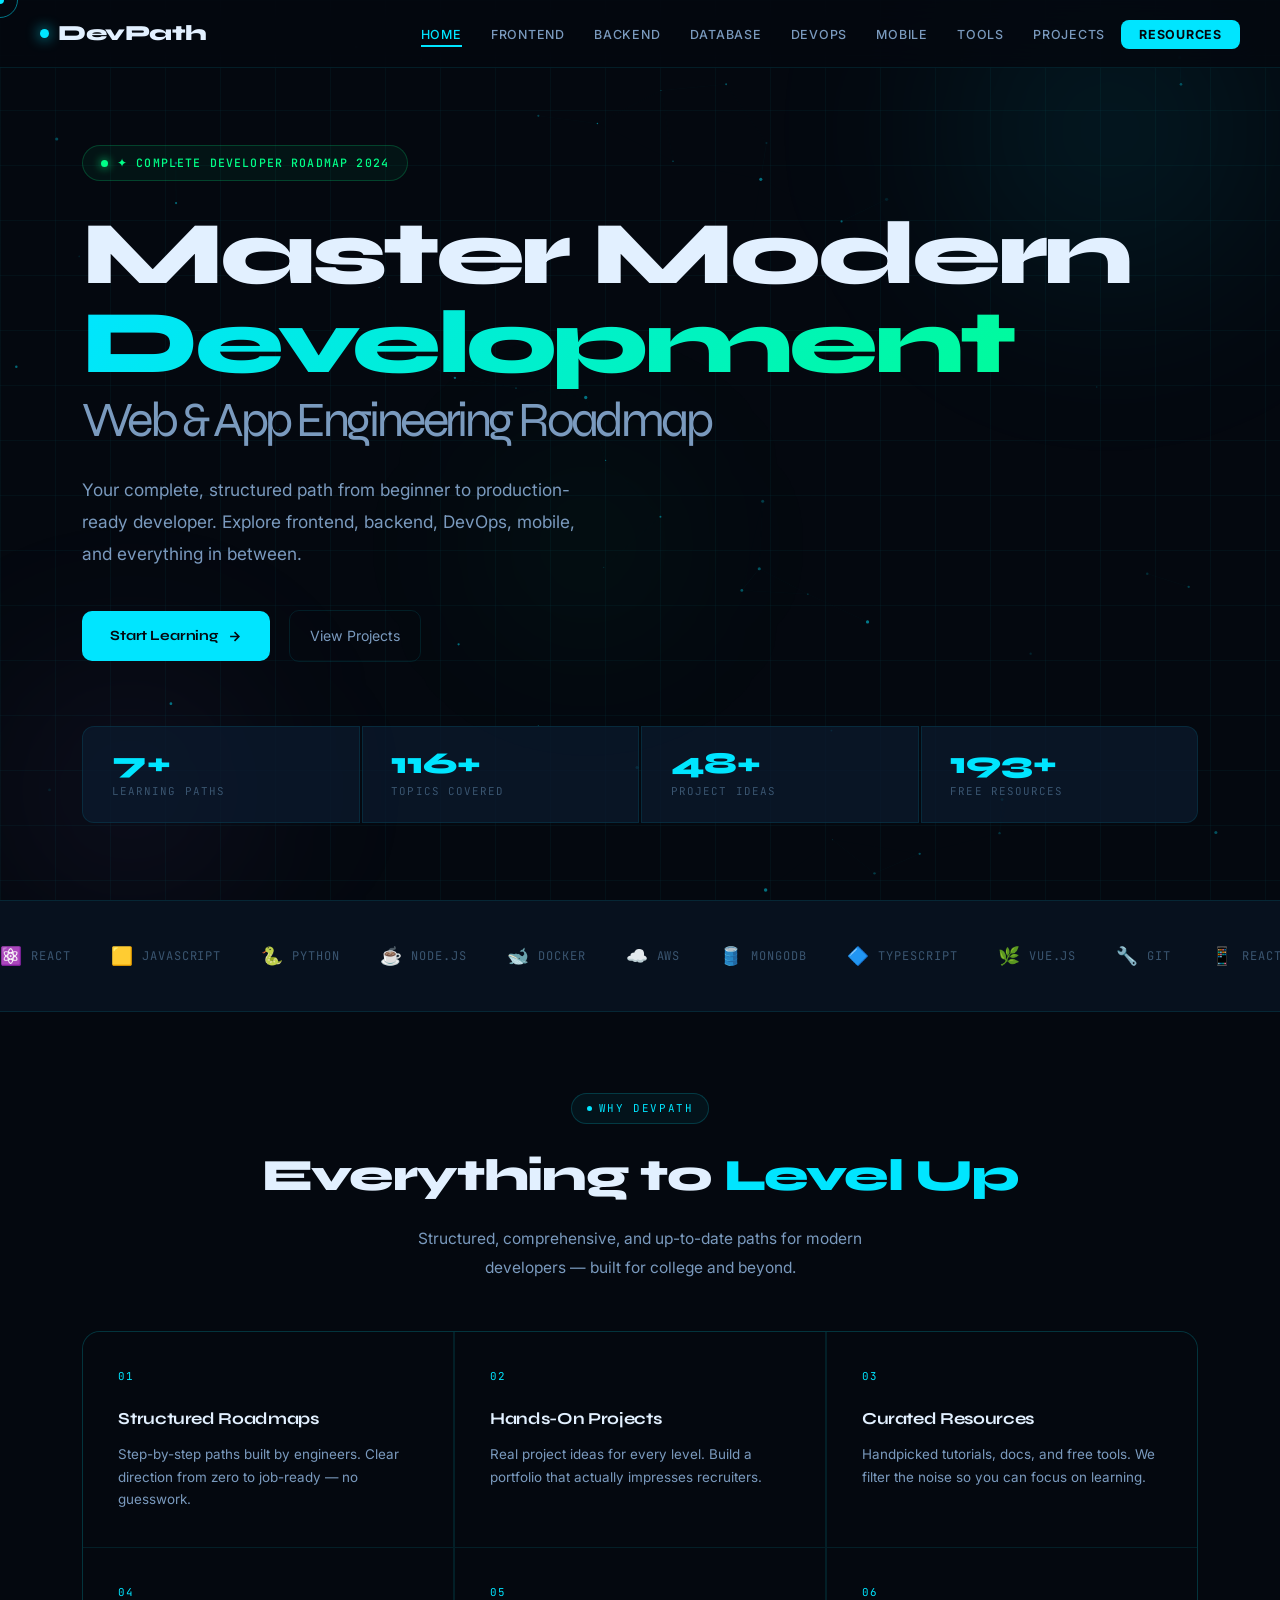
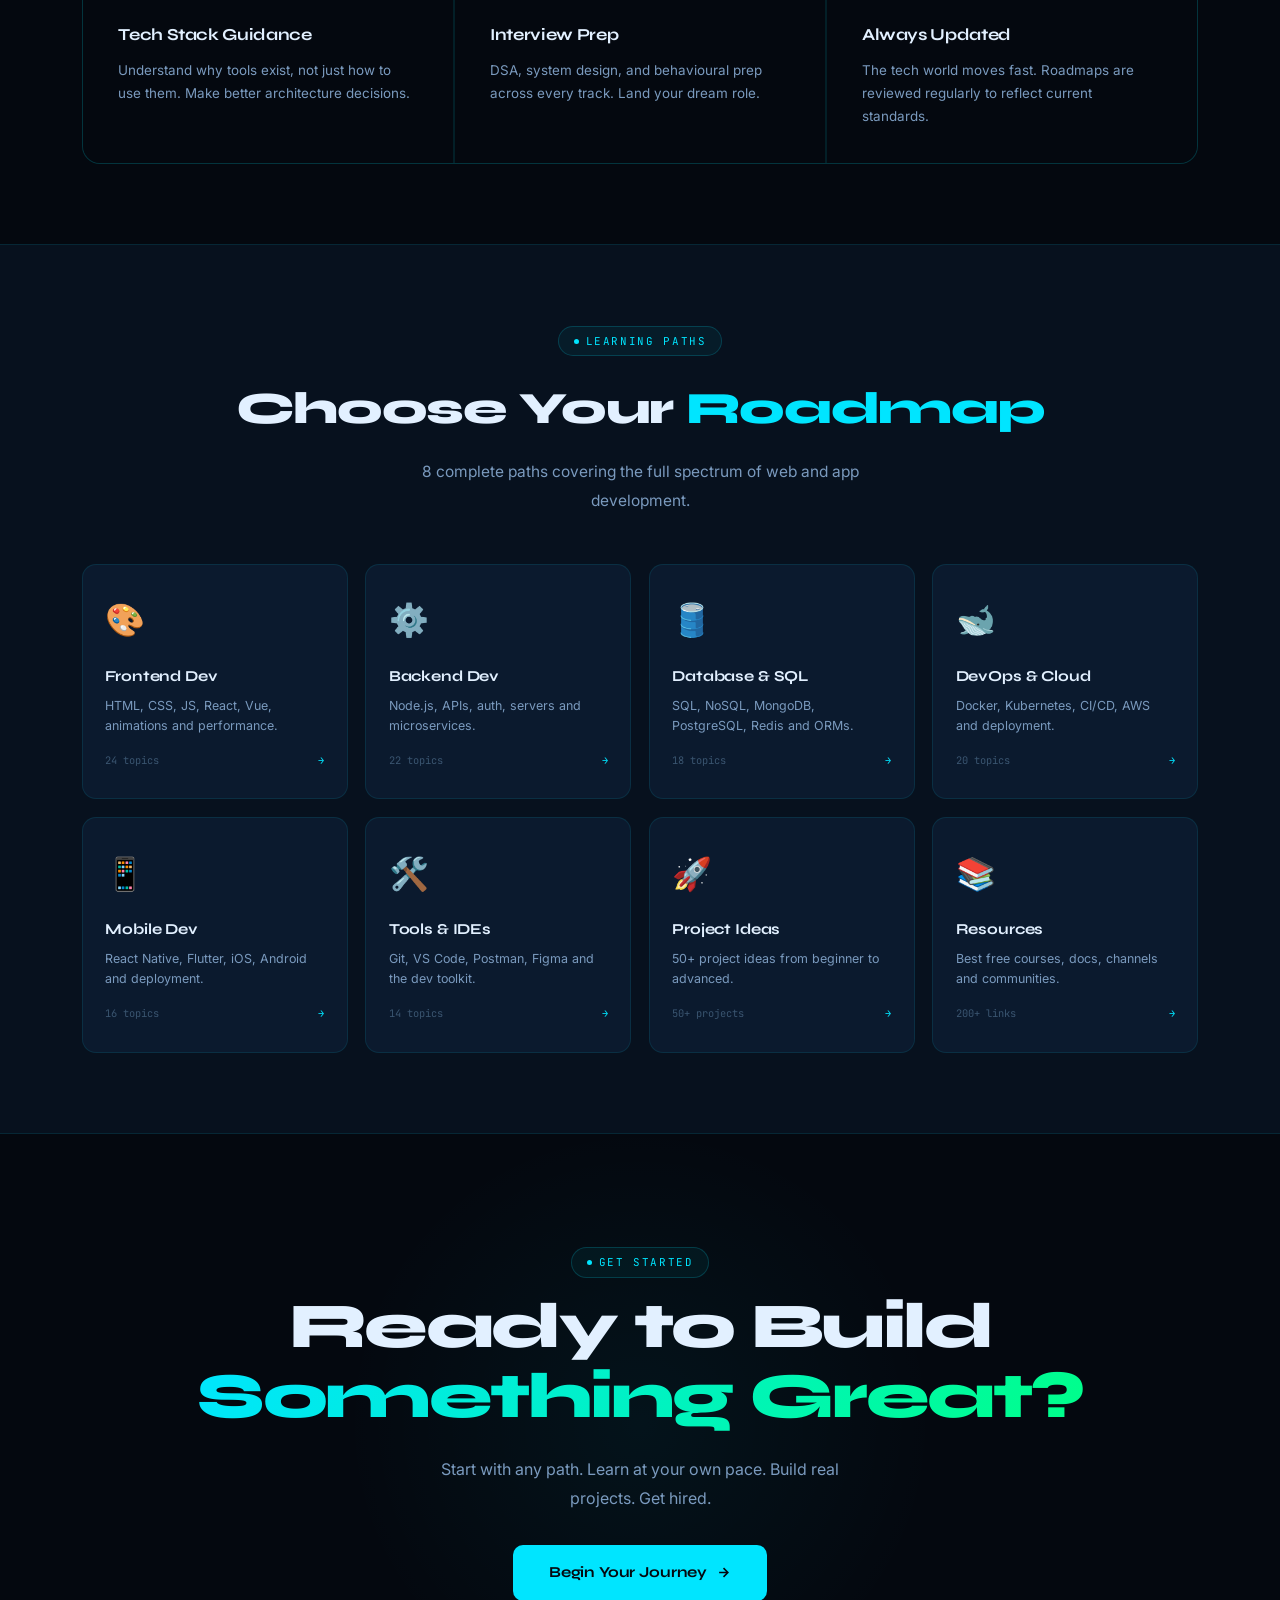
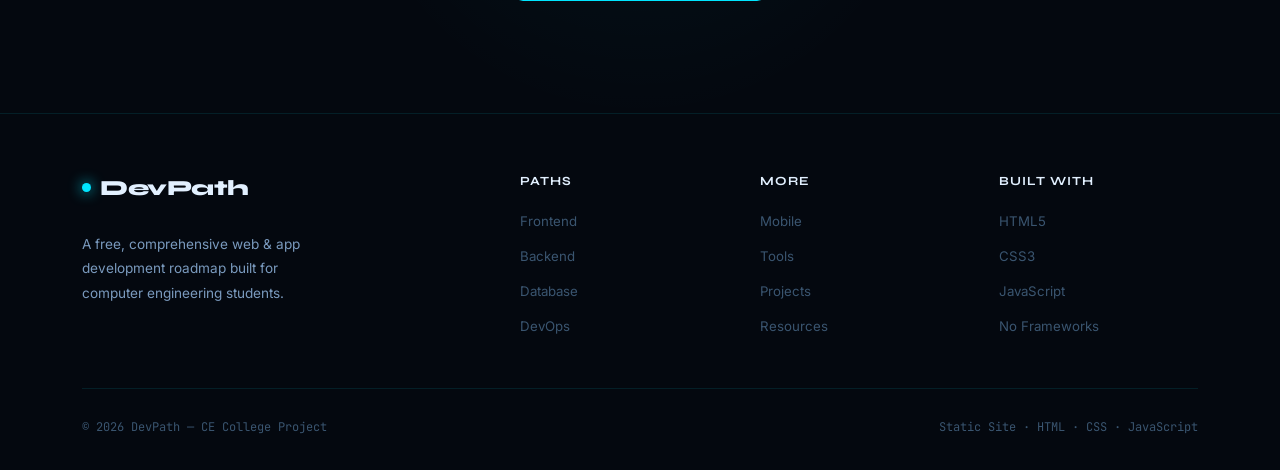
<file: index.html>
<!DOCTYPE html>
<html lang="en">
<head>
<meta charset="UTF-8">
<meta name="viewport" content="width=device-width, initial-scale=1.0">
<title>DevPath — Web & App Development Roadmap</title>
<link rel="preconnect" href="https://fonts.googleapis.com">
<link rel="preconnect" href="https://fonts.gstatic.com" crossorigin>
<link href="https://fonts.googleapis.com/css2?family=Syne:wght@400;700;800&family=JetBrains+Mono:wght@400;500&family=Inter:wght@300;400;500;600;700&display=swap" rel="stylesheet">
<link rel="stylesheet" href="css/style.css">
</head>
<body>

<div id="cur-dot"></div>
<div id="cur-ring"></div>
<div id="sprog"></div>

<!-- NAV -->
<nav id="navbar">
  <a href="index.html" class="nav-logo">
    <div class="logo-dot"></div>
    DevPath
  </a>
  <ul class="nav-links" id="navlinks">
    <li><a href="index.html" class="act">Home</a></li>
    <li><a href="pages/frontend.html">Frontend</a></li>
    <li><a href="pages/backend.html">Backend</a></li>
    <li><a href="pages/database.html">Database</a></li>
    <li><a href="pages/devops.html">DevOps</a></li>
    <li><a href="pages/mobile.html">Mobile</a></li>
    <li><a href="pages/tools.html">Tools</a></li>
    <li><a href="pages/projects.html">Projects</a></li>
    <li><a href="pages/resources.html" class="ncta">Resources</a></li>
  </ul>
  <button class="ham" id="ham" aria-label="Menu">
    <span></span><span></span><span></span>
  </button>
</nav>

<!-- HERO -->
<section class="hero">
  <div class="hbg">
    <div class="hgrid"></div>
    <div class="orb orb1"></div>
    <div class="orb orb2"></div>
    <div class="orb orb3"></div>
    <canvas id="particles"></canvas>
  </div>

  <div class="hcont">
    <div class="hbadge">✦ Complete Developer Roadmap 2024</div>

    <h1 class="htitle">
      <span class="l1">Master Modern</span>
      <span class="l2">Development</span>
      <span class="l3">Web &amp; App Engineering Roadmap</span>
    </h1>

    <p class="hdesc">
      Your complete, structured path from beginner to production-ready developer.
      Explore frontend, backend, DevOps, mobile, and everything in between.
    </p>

    <div class="hbtns">
      <a href="pages/frontend.html" class="btn-p">
        Start Learning
        <svg width="15" height="15" viewBox="0 0 24 24" fill="none" stroke="currentColor" stroke-width="2.5">
          <path d="M5 12h14M12 5l7 7-7 7"/>
        </svg>
      </a>
      <a href="pages/projects.html" class="btn-s">View Projects</a>
    </div>

    <div class="hstats">
      <div class="sc">
        <span class="sn" data-count="8" data-suf="+">0+</span>
        <span class="sl">Learning Paths</span>
      </div>
      <div class="sc">
        <span class="sn" data-count="120" data-suf="+">0+</span>
        <span class="sl">Topics Covered</span>
      </div>
      <div class="sc">
        <span class="sn" data-count="50" data-suf="+">0+</span>
        <span class="sl">Project Ideas</span>
      </div>
      <div class="sc">
        <span class="sn" data-count="200" data-suf="+">0+</span>
        <span class="sl">Free Resources</span>
      </div>
    </div>
  </div>
</section>

<!-- MARQUEE -->
<div class="mq">
  <div class="mq-track">
    <div class="mq-item"><em>⚛️</em> React</div>
    <div class="mq-item"><em>🟨</em> JavaScript</div>
    <div class="mq-item"><em>🐍</em> Python</div>
    <div class="mq-item"><em>☕</em> Node.js</div>
    <div class="mq-item"><em>🐋</em> Docker</div>
    <div class="mq-item"><em>☁️</em> AWS</div>
    <div class="mq-item"><em>🛢️</em> MongoDB</div>
    <div class="mq-item"><em>🔷</em> TypeScript</div>
    <div class="mq-item"><em>🌿</em> Vue.js</div>
    <div class="mq-item"><em>🔧</em> Git</div>
    <div class="mq-item"><em>📱</em> React Native</div>
    <div class="mq-item"><em>🎨</em> CSS3</div>
    <!-- duplicate for seamless loop -->
    <div class="mq-item"><em>⚛️</em> React</div>
    <div class="mq-item"><em>🟨</em> JavaScript</div>
    <div class="mq-item"><em>🐍</em> Python</div>
    <div class="mq-item"><em>☕</em> Node.js</div>
    <div class="mq-item"><em>🐋</em> Docker</div>
    <div class="mq-item"><em>☁️</em> AWS</div>
    <div class="mq-item"><em>🛢️</em> MongoDB</div>
    <div class="mq-item"><em>🔷</em> TypeScript</div>
    <div class="mq-item"><em>🌿</em> Vue.js</div>
    <div class="mq-item"><em>🔧</em> Git</div>
    <div class="mq-item"><em>📱</em> React Native</div>
    <div class="mq-item"><em>🎨</em> CSS3</div>
  </div>
</div>

<!-- WHY DEVPATH -->
<section class="section">
  <div class="container">
    <div class="sh aos">
      <span class="stag">Why DevPath</span>
      <h2 class="stitle">Everything to <span>Level Up</span></h2>
      <p class="ssubt">Structured, comprehensive, and up-to-date paths for modern developers — built for college and beyond.</p>
    </div>

    <div class="feat-grid aos">
      <div class="feat-item">
        <span class="feat-num">01</span>
        <div class="feat-title">Structured Roadmaps</div>
        <p class="feat-desc">Step-by-step paths built by engineers. Clear direction from zero to job-ready — no guesswork.</p>
      </div>
      <div class="feat-item">
        <span class="feat-num">02</span>
        <div class="feat-title">Hands-On Projects</div>
        <p class="feat-desc">Real project ideas for every level. Build a portfolio that actually impresses recruiters.</p>
      </div>
      <div class="feat-item">
        <span class="feat-num">03</span>
        <div class="feat-title">Curated Resources</div>
        <p class="feat-desc">Handpicked tutorials, docs, and free tools. We filter the noise so you can focus on learning.</p>
      </div>
      <div class="feat-item">
        <span class="feat-num">04</span>
        <div class="feat-title">Tech Stack Guidance</div>
        <p class="feat-desc">Understand why tools exist, not just how to use them. Make better architecture decisions.</p>
      </div>
      <div class="feat-item">
        <span class="feat-num">05</span>
        <div class="feat-title">Interview Prep</div>
        <p class="feat-desc">DSA, system design, and behavioural prep across every track. Land your dream role.</p>
      </div>
      <div class="feat-item">
        <span class="feat-num">06</span>
        <div class="feat-title">Always Updated</div>
        <p class="feat-desc">The tech world moves fast. Roadmaps are reviewed regularly to reflect current standards.</p>
      </div>
    </div>
  </div>
</section>

<!-- LEARNING PATHS -->
<section class="section" style="background:var(--bg2);border-top:1px solid var(--b1);border-bottom:1px solid var(--b1)">
  <div class="container">
    <div class="sh aos">
      <span class="stag">Learning Paths</span>
      <h2 class="stitle">Choose Your <span>Roadmap</span></h2>
      <p class="ssubt">8 complete paths covering the full spectrum of web and app development.</p>
    </div>

    <div class="paths-g">
      <a href="pages/frontend.html" class="pc aos d1" style="--pc-accent:var(--cyan)">
        <span class="pc-icon">🎨</span>
        <div class="pc-name">Frontend Dev</div>
        <p class="pc-desc">HTML, CSS, JS, React, Vue, animations and performance.</p>
        <div class="pc-meta">24 topics <span class="pc-arrow">→</span></div>
      </a>
      <a href="pages/backend.html" class="pc aos d2" style="--pc-accent:var(--green)">
        <span class="pc-icon">⚙️</span>
        <div class="pc-name">Backend Dev</div>
        <p class="pc-desc">Node.js, APIs, auth, servers and microservices.</p>
        <div class="pc-meta">22 topics <span class="pc-arrow">→</span></div>
      </a>
      <a href="pages/database.html" class="pc aos d3" style="--pc-accent:var(--purple)">
        <span class="pc-icon">🛢️</span>
        <div class="pc-name">Database & SQL</div>
        <p class="pc-desc">SQL, NoSQL, MongoDB, PostgreSQL, Redis and ORMs.</p>
        <div class="pc-meta">18 topics <span class="pc-arrow">→</span></div>
      </a>
      <a href="pages/devops.html" class="pc aos d4" style="--pc-accent:var(--orange)">
        <span class="pc-icon">🐋</span>
        <div class="pc-name">DevOps & Cloud</div>
        <p class="pc-desc">Docker, Kubernetes, CI/CD, AWS and deployment.</p>
        <div class="pc-meta">20 topics <span class="pc-arrow">→</span></div>
      </a>
      <a href="pages/mobile.html" class="pc aos d1" style="--pc-accent:var(--pink)">
        <span class="pc-icon">📱</span>
        <div class="pc-name">Mobile Dev</div>
        <p class="pc-desc">React Native, Flutter, iOS, Android and deployment.</p>
        <div class="pc-meta">16 topics <span class="pc-arrow">→</span></div>
      </a>
      <a href="pages/tools.html" class="pc aos d2" style="--pc-accent:var(--cyan)">
        <span class="pc-icon">🛠️</span>
        <div class="pc-name">Tools & IDEs</div>
        <p class="pc-desc">Git, VS Code, Postman, Figma and the dev toolkit.</p>
        <div class="pc-meta">14 topics <span class="pc-arrow">→</span></div>
      </a>
      <a href="pages/projects.html" class="pc aos d3" style="--pc-accent:var(--green)">
        <span class="pc-icon">🚀</span>
        <div class="pc-name">Project Ideas</div>
        <p class="pc-desc">50+ project ideas from beginner to advanced.</p>
        <div class="pc-meta">50+ projects <span class="pc-arrow">→</span></div>
      </a>
      <a href="pages/resources.html" class="pc aos d4" style="--pc-accent:var(--purple)">
        <span class="pc-icon">📚</span>
        <div class="pc-name">Resources</div>
        <p class="pc-desc">Best free courses, docs, channels and communities.</p>
        <div class="pc-meta">200+ links <span class="pc-arrow">→</span></div>
      </a>
    </div>
  </div>
</section>

<!-- CTA -->
<section class="cta-sec">
  <div class="cta-glow"></div>
  <div class="container" style="position:relative;z-index:2">
    <div class="aos">
      <span class="stag">Get Started</span>
      <div class="cta-title">
        Ready to Build<br>
        <span class="grad-text">Something Great?</span>
      </div>
      <p style="color:var(--t2);max-width:440px;margin:0 auto 2rem;font-size:1rem;line-height:1.8">
        Start with any path. Learn at your own pace. Build real projects. Get hired.
      </p>
      <a href="pages/frontend.html" class="btn-p" style="font-size:.95rem;padding:15px 36px">
        Begin Your Journey
        <svg width="15" height="15" viewBox="0 0 24 24" fill="none" stroke="currentColor" stroke-width="2.5">
          <path d="M5 12h14M12 5l7 7-7 7"/>
        </svg>
      </a>
    </div>
  </div>
</section>

<!-- FOOTER -->
<footer class="main-foot">
  <div class="container">
    <div class="foot-grid">
      <div class="foot-brand">
        <a href="index.html" class="nav-logo" style="display:inline-flex;margin-bottom:.8rem">
          <div class="logo-dot"></div> DevPath
        </a>
        <p>A free, comprehensive web &amp; app development roadmap built for computer engineering students.</p>
      </div>
      <div class="foot-col">
        <h4>Paths</h4>
        <ul>
          <li><a href="pages/frontend.html">Frontend</a></li>
          <li><a href="pages/backend.html">Backend</a></li>
          <li><a href="pages/database.html">Database</a></li>
          <li><a href="pages/devops.html">DevOps</a></li>
        </ul>
      </div>
      <div class="foot-col">
        <h4>More</h4>
        <ul>
          <li><a href="pages/mobile.html">Mobile</a></li>
          <li><a href="pages/tools.html">Tools</a></li>
          <li><a href="pages/projects.html">Projects</a></li>
          <li><a href="pages/resources.html">Resources</a></li>
        </ul>
      </div>
      <div class="foot-col">
        <h4>Built With</h4>
        <ul>
          <li><a href="#">HTML5</a></li>
          <li><a href="#">CSS3</a></li>
          <li><a href="#">JavaScript</a></li>
          <li><a href="#">No Frameworks</a></li>
        </ul>
      </div>
    </div>
    <div class="foot-main-btm">
      <p>© 2026 DevPath &mdash; CE College Project</p>
      <p>Static Site &middot; HTML &middot; CSS &middot; JavaScript</p>
    </div>
  </div>
</footer>

<script src="js/main.js"></script>
</body>
</html>
</file>
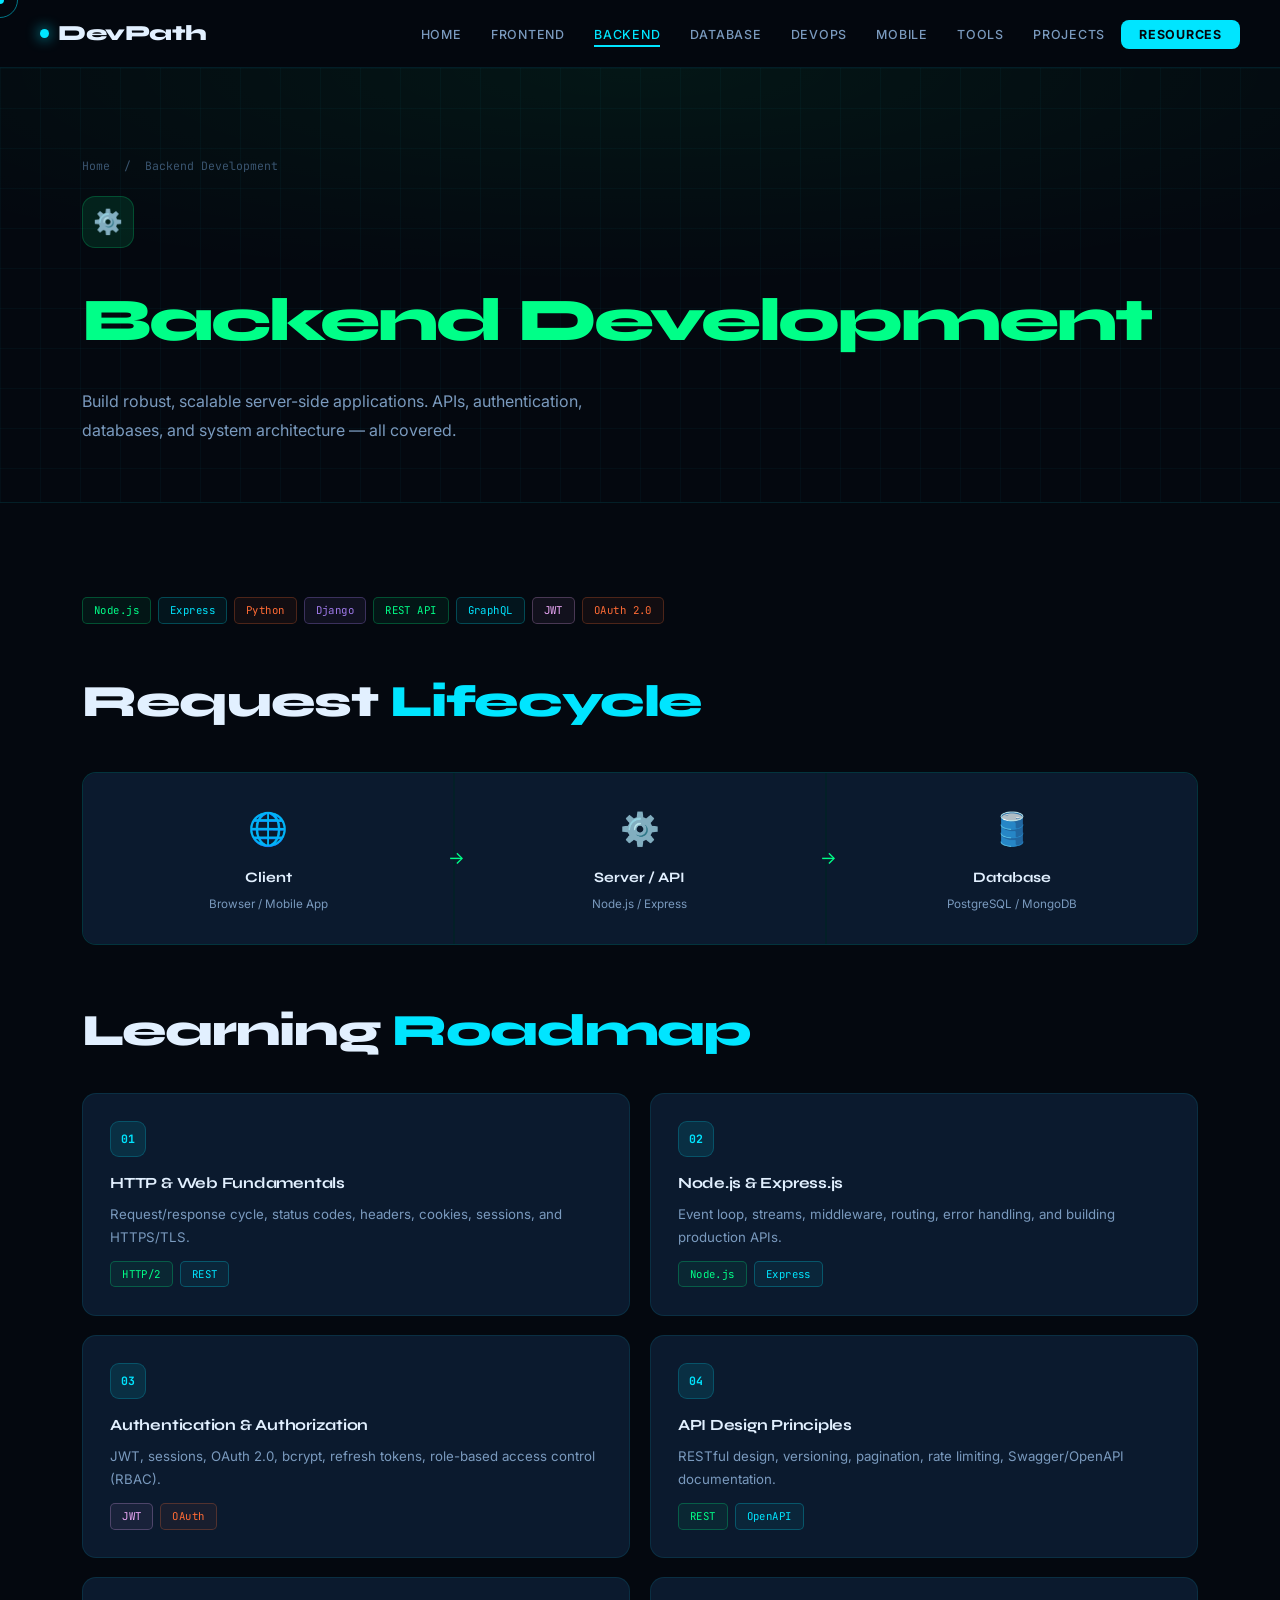
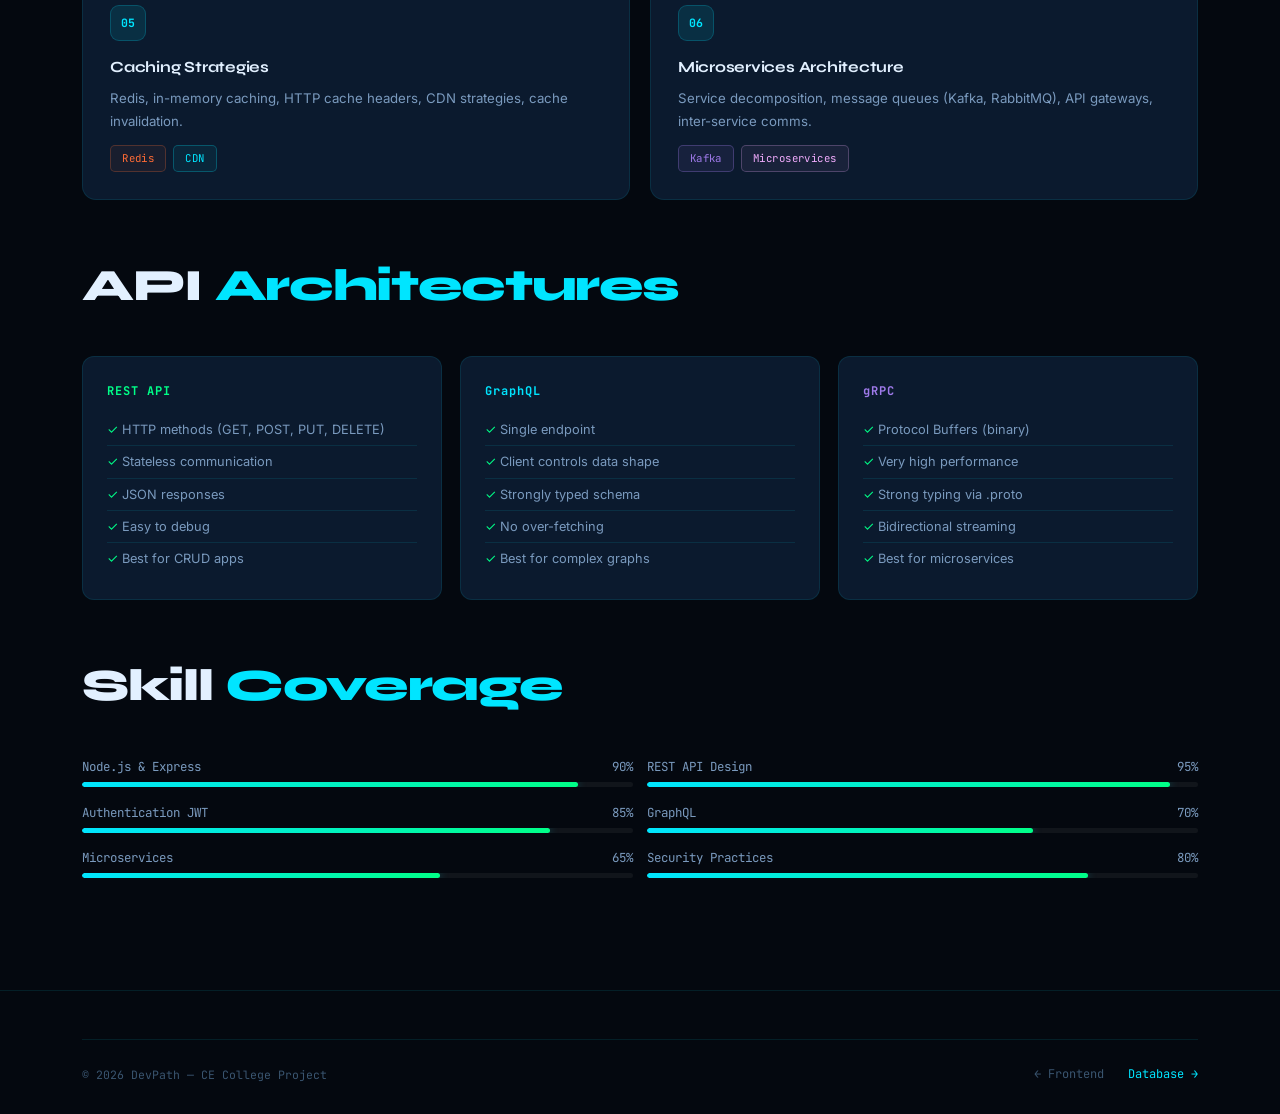
<file: pages/backend.html>
<!DOCTYPE html>
<html lang="en">
<head>
<meta charset="UTF-8">
<meta name="viewport" content="width=device-width, initial-scale=1.0">
<title>Backend Development — DevPath</title>
<link rel="preconnect" href="https://fonts.googleapis.com">
<link rel="preconnect" href="https://fonts.gstatic.com" crossorigin>
<link href="https://fonts.googleapis.com/css2?family=Syne:wght@400;700;800&family=JetBrains+Mono:wght@400;500&family=Inter:wght@300;400;500;600;700&display=swap" rel="stylesheet">
<link rel="stylesheet" href="../css/style.css">
<style>
.arch{display:grid;grid-template-columns:repeat(3,1fr);gap:1.5px;background:var(--b1);border:1px solid var(--b1);border-radius:14px;overflow:hidden;margin:2rem 0}
.abox{background:var(--bg3);padding:1.8rem;text-align:center;transition:background .3s;position:relative}
.abox:not(:last-child)::after{content:"→";position:absolute;right:-12px;top:50%;transform:translateY(-50%);color:var(--green);font-size:1.1rem;z-index:1}
.abox:hover{background:var(--bg3h)}.abox .ai{font-size:2rem;display:block;margin-bottom:.6rem}
.abox .al{font-family:'Syne',sans-serif;font-weight:700;font-size:.9rem;color:var(--t1)}.abox .as{font-size:.73rem;color:var(--t2);margin-top:.3rem}
.api-g{display:grid;grid-template-columns:repeat(3,1fr);gap:1.1rem;margin:2rem 0}
.api-card{background:var(--bg3);border:1px solid var(--b1);border-radius:12px;padding:1.5rem;transition:all .3s}
.api-card:hover{border-color:var(--b2);transform:translateY(-4px)}.api-card .at{font-family:'JetBrains Mono',monospace;font-size:.75rem;font-weight:700;letter-spacing:.08em;margin-bottom:.8rem;display:block}
.api-card ul{list-style:none}.api-card ul li{font-size:.8rem;color:var(--t2);padding:.3rem 0;border-bottom:1px solid var(--b1)}.api-card ul li:last-child{border:none}.api-card ul li::before{content:"✓ ";color:var(--green)}
@media(max-width:768px){.arch,.api-g{grid-template-columns:1fr}.abox::after{display:none!important}}
</style>
</head>
<body>

<div id="cur-dot"></div>
<div id="cur-ring"></div>
<div id="sprog"></div>

<nav id="navbar">
  <a href="../index.html" class="nav-logo"><div class="logo-dot"></div>DevPath</a>
  <ul class="nav-links" id="navlinks">
    <li><a href="../index.html">Home</a></li>
    <li><a href="frontend.html" data-p="frontend">Frontend</a></li>
    <li><a href="backend.html" data-p="backend">Backend</a></li>
    <li><a href="database.html" data-p="database">Database</a></li>
    <li><a href="devops.html" data-p="devops">DevOps</a></li>
    <li><a href="mobile.html" data-p="mobile">Mobile</a></li>
    <li><a href="tools.html" data-p="tools">Tools</a></li>
    <li><a href="projects.html" data-p="projects">Projects</a></li>
    <li><a href="resources.html" class="ncta" data-p="resources">Resources</a></li>
  </ul>
  <button class="ham" id="ham" aria-label="Menu"><span></span><span></span><span></span></button>
</nav>

<div class="pw">
  <div class="phero">
    <div class="phero-bg">
      <div class="phero-grid"></div>
      <div style="position:absolute;inset:0;background:radial-gradient(ellipse 70% 50% at 50% 0%,rgba(0,255,136,.06),transparent);pointer-events:none"></div>
    </div>
    <div class="container" style="position:relative;z-index:2">
      <div class="bc"><a href="../index.html">Home</a> &nbsp;/&nbsp; <span>Backend Development</span></div>
      <div class="ibox-g ibox">⚙️</div>
      <h1 class="ph1" style="color:var(--green)">Backend Development</h1>
      <p style="color:var(--t2);max-width:520px;font-size:1rem;line-height:1.85;margin-top:.8rem;animation:fup .7s .15s var(--ease) both">Build robust, scalable server-side applications. APIs, authentication, databases, and system architecture — all covered.</p>
    </div>
  </div>

  <section class="section">
  <div class="container">

    <div class="tags aos" style="margin-bottom:2.5rem">
      <span class="tag tg">Node.js</span><span class="tag tc">Express</span><span class="tag to">Python</span>
      <span class="tag tp">Django</span><span class="tag tg">REST API</span><span class="tag tc">GraphQL</span>
      <span class="tag tpk">JWT</span><span class="tag to">OAuth 2.0</span>
    </div>

    <h2 class="stitle aos" style="margin-bottom:1rem">Request <span>Lifecycle</span></h2>
    <div class="arch aos">
      <div class="abox"><span class="ai">🌐</span><div class="al">Client</div><div class="as">Browser / Mobile App</div></div>
      <div class="abox"><span class="ai">⚙️</span><div class="al">Server / API</div><div class="as">Node.js / Express</div></div>
      <div class="abox"><span class="ai">🛢️</span><div class="al">Database</div><div class="as">PostgreSQL / MongoDB</div></div>
    </div>

    <h2 class="stitle aos" style="margin:3rem 0 1.5rem">Learning <span>Roadmap</span></h2>
    <div class="g2">
      <div class="card aos d1"><div class="step-num" style="margin-bottom:.8rem">01</div><h3>HTTP &amp; Web Fundamentals</h3><p>Request/response cycle, status codes, headers, cookies, sessions, and HTTPS/TLS.</p><div class="tags" style="margin-top:.8rem"><span class="tag tg">HTTP/2</span><span class="tag tc">REST</span></div></div>
      <div class="card aos d2"><div class="step-num" style="margin-bottom:.8rem">02</div><h3>Node.js &amp; Express.js</h3><p>Event loop, streams, middleware, routing, error handling, and building production APIs.</p><div class="tags" style="margin-top:.8rem"><span class="tag tg">Node.js</span><span class="tag tc">Express</span></div></div>
      <div class="card aos d1"><div class="step-num" style="margin-bottom:.8rem">03</div><h3>Authentication &amp; Authorization</h3><p>JWT, sessions, OAuth 2.0, bcrypt, refresh tokens, role-based access control (RBAC).</p><div class="tags" style="margin-top:.8rem"><span class="tag tpk">JWT</span><span class="tag to">OAuth</span></div></div>
      <div class="card aos d2"><div class="step-num" style="margin-bottom:.8rem">04</div><h3>API Design Principles</h3><p>RESTful design, versioning, pagination, rate limiting, Swagger/OpenAPI documentation.</p><div class="tags" style="margin-top:.8rem"><span class="tag tg">REST</span><span class="tag tc">OpenAPI</span></div></div>
      <div class="card aos d1"><div class="step-num" style="margin-bottom:.8rem">05</div><h3>Caching Strategies</h3><p>Redis, in-memory caching, HTTP cache headers, CDN strategies, cache invalidation.</p><div class="tags" style="margin-top:.8rem"><span class="tag to">Redis</span><span class="tag tc">CDN</span></div></div>
      <div class="card aos d2"><div class="step-num" style="margin-bottom:.8rem">06</div><h3>Microservices Architecture</h3><p>Service decomposition, message queues (Kafka, RabbitMQ), API gateways, inter-service comms.</p><div class="tags" style="margin-top:.8rem"><span class="tag tp">Kafka</span><span class="tag tpk">Microservices</span></div></div>
    </div>

    <h2 class="stitle aos" style="margin:3rem 0 1.5rem">API <span>Architectures</span></h2>
    <div class="api-g aos">
      <div class="api-card"><span class="at" style="color:var(--green)">REST API</span><ul><li>HTTP methods (GET, POST, PUT, DELETE)</li><li>Stateless communication</li><li>JSON responses</li><li>Easy to debug</li><li>Best for CRUD apps</li></ul></div>
      <div class="api-card"><span class="at" style="color:var(--cyan)">GraphQL</span><ul><li>Single endpoint</li><li>Client controls data shape</li><li>Strongly typed schema</li><li>No over-fetching</li><li>Best for complex graphs</li></ul></div>
      <div class="api-card"><span class="at" style="color:var(--purple)">gRPC</span><ul><li>Protocol Buffers (binary)</li><li>Very high performance</li><li>Strong typing via .proto</li><li>Bidirectional streaming</li><li>Best for microservices</li></ul></div>
    </div>

    <h2 class="stitle aos" style="margin:3rem 0 1.5rem">Skill <span>Coverage</span></h2>
    <div class="pbars aos">
      <div class="pb-wrap"><div class="pb-label"><span>Node.js &amp; Express</span><span>90%</span></div><div class="pb-track"><div class="pb-fill" data-w="90"></div></div></div>
      <div class="pb-wrap"><div class="pb-label"><span>REST API Design</span><span>95%</span></div><div class="pb-track"><div class="pb-fill" data-w="95"></div></div></div>
      <div class="pb-wrap"><div class="pb-label"><span>Authentication JWT</span><span>85%</span></div><div class="pb-track"><div class="pb-fill" data-w="85"></div></div></div>
      <div class="pb-wrap"><div class="pb-label"><span>GraphQL</span><span>70%</span></div><div class="pb-track"><div class="pb-fill" data-w="70"></div></div></div>
      <div class="pb-wrap"><div class="pb-label"><span>Microservices</span><span>65%</span></div><div class="pb-track"><div class="pb-fill" data-w="65"></div></div></div>
      <div class="pb-wrap"><div class="pb-label"><span>Security Practices</span><span>80%</span></div><div class="pb-track"><div class="pb-fill" data-w="80"></div></div></div>
    </div>

  </div>
</section>
</div>

<footer class="foot">
  <div class="container">
    <div class="foot-btm">
      <p>© 2026 DevPath &mdash; CE College Project</p>
      <div class="pnav">
        <a href="frontend.html">&larr; Frontend</a>
        <a href="database.html" class="next">Database &rarr;</a>
      </div>
    </div>
  </div>
</footer>

<script src="../js/main.js"></script>
</body>
</html>
</file>
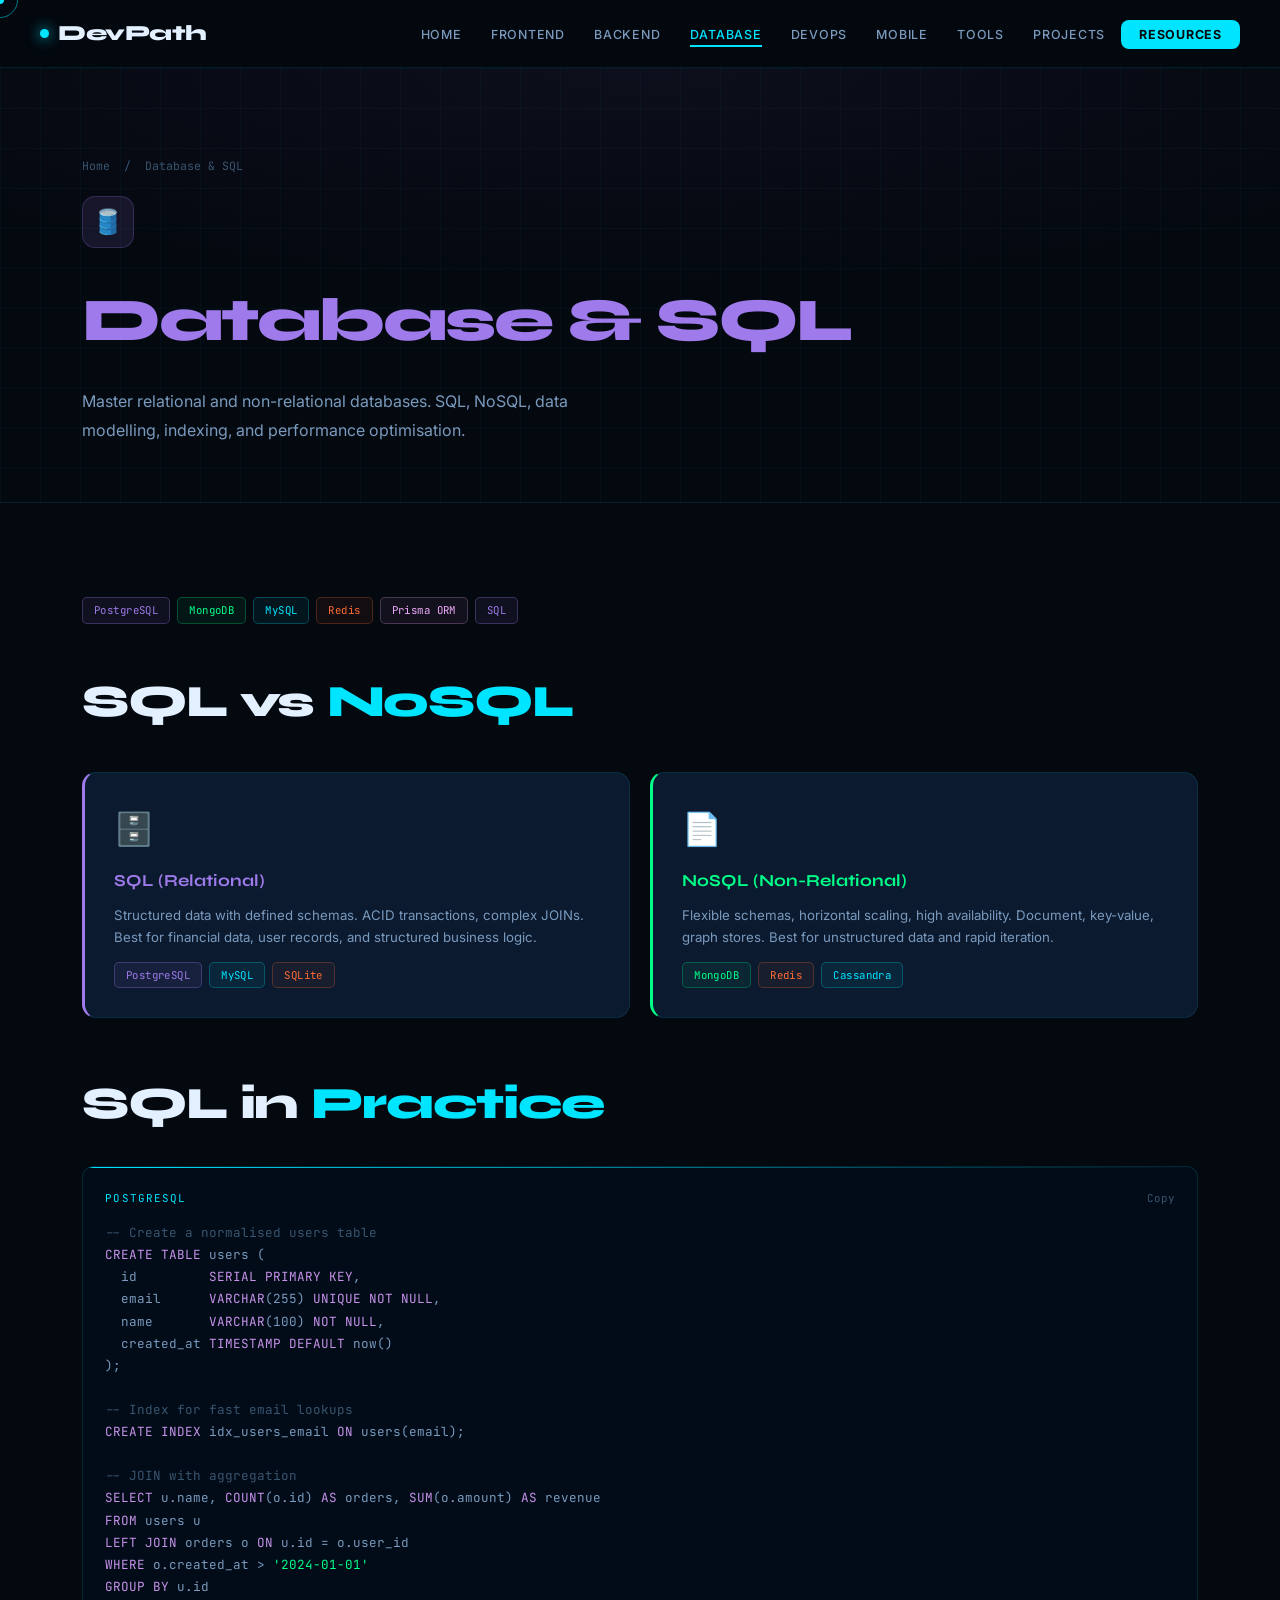
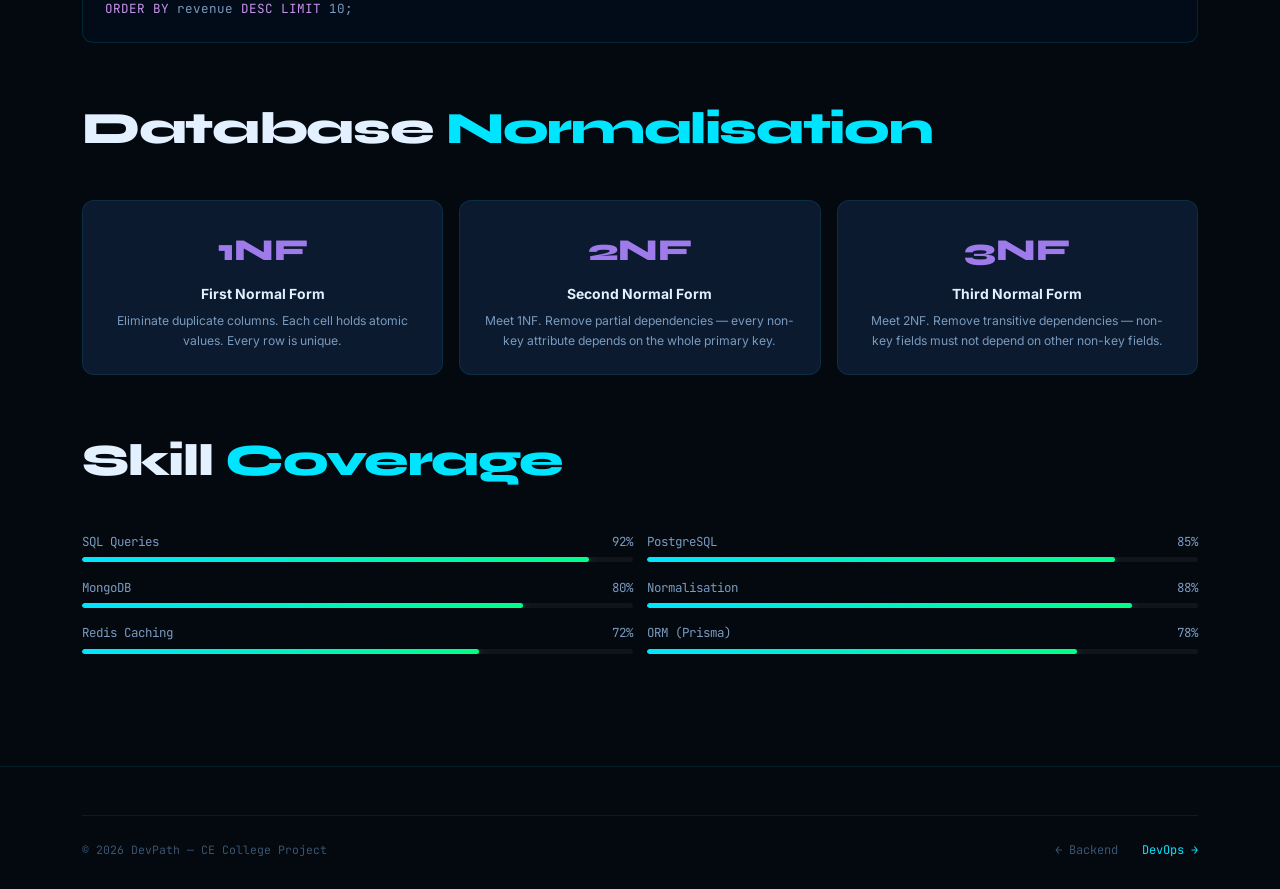
<file: pages/database.html>
<!DOCTYPE html>
<html lang="en">
<head>
<meta charset="UTF-8">
<meta name="viewport" content="width=device-width, initial-scale=1.0">
<title>Database & SQL — DevPath</title>
<link rel="preconnect" href="https://fonts.googleapis.com">
<link rel="preconnect" href="https://fonts.gstatic.com" crossorigin>
<link href="https://fonts.googleapis.com/css2?family=Syne:wght@400;700;800&family=JetBrains+Mono:wght@400;500&family=Inter:wght@300;400;500;600;700&display=swap" rel="stylesheet">
<link rel="stylesheet" href="../css/style.css">
<style>
.db2{display:grid;grid-template-columns:1fr 1fr;gap:1.3rem;margin:2rem 0}
.dbcard{background:var(--bg3);border:1px solid var(--b1);border-radius:14px;padding:1.8rem;transition:all .3s}
.dbcard:hover{border-color:var(--b2);transform:translateY(-4px)}.dbcard h3{font-family:'Syne',sans-serif;font-size:1.05rem;font-weight:700;margin-bottom:.5rem}
.norm{display:grid;grid-template-columns:repeat(3,1fr);gap:1rem;margin:2rem 0}
.nc{background:var(--bg3);border:1px solid var(--b1);border-radius:12px;padding:1.5rem;text-align:center;transition:all .3s}
.nc:hover{border-color:var(--b2);transform:translateY(-4px)}
.nn{font-family:'Syne',sans-serif;font-size:1.9rem;font-weight:800;color:var(--purple);display:block;margin-bottom:.4rem}
.nt{font-weight:700;font-size:.87rem;color:var(--t1);margin-bottom:.3rem}.nd{font-size:.76rem;color:var(--t2);line-height:1.6}
@media(max-width:768px){.db2,.norm{grid-template-columns:1fr}}
</style>
</head>
<body>

<div id="cur-dot"></div>
<div id="cur-ring"></div>
<div id="sprog"></div>

<nav id="navbar">
  <a href="../index.html" class="nav-logo"><div class="logo-dot"></div>DevPath</a>
  <ul class="nav-links" id="navlinks">
    <li><a href="../index.html">Home</a></li>
    <li><a href="frontend.html" data-p="frontend">Frontend</a></li>
    <li><a href="backend.html" data-p="backend">Backend</a></li>
    <li><a href="database.html" data-p="database">Database</a></li>
    <li><a href="devops.html" data-p="devops">DevOps</a></li>
    <li><a href="mobile.html" data-p="mobile">Mobile</a></li>
    <li><a href="tools.html" data-p="tools">Tools</a></li>
    <li><a href="projects.html" data-p="projects">Projects</a></li>
    <li><a href="resources.html" class="ncta" data-p="resources">Resources</a></li>
  </ul>
  <button class="ham" id="ham" aria-label="Menu"><span></span><span></span><span></span></button>
</nav>

<div class="pw">
  <div class="phero">
    <div class="phero-bg">
      <div class="phero-grid"></div>
      <div style="position:absolute;inset:0;background:radial-gradient(ellipse 70% 50% at 50% 0%,rgba(159,122,234,.06),transparent);pointer-events:none"></div>
    </div>
    <div class="container" style="position:relative;z-index:2">
      <div class="bc"><a href="../index.html">Home</a> &nbsp;/&nbsp; <span>Database & SQL</span></div>
      <div class="ibox-p ibox">🛢️</div>
      <h1 class="ph1" style="color:var(--purple)">Database & SQL</h1>
      <p style="color:var(--t2);max-width:520px;font-size:1rem;line-height:1.85;margin-top:.8rem;animation:fup .7s .15s var(--ease) both">Master relational and non-relational databases. SQL, NoSQL, data modelling, indexing, and performance optimisation.</p>
    </div>
  </div>

  <section class="section">
  <div class="container">

    <div class="tags aos" style="margin-bottom:2.5rem">
      <span class="tag tp">PostgreSQL</span><span class="tag tg">MongoDB</span><span class="tag tc">MySQL</span>
      <span class="tag to">Redis</span><span class="tag tpk">Prisma ORM</span><span class="tag tp">SQL</span>
    </div>

    <h2 class="stitle aos" style="margin-bottom:1.5rem">SQL vs <span>NoSQL</span></h2>
    <div class="db2 aos">
      <div class="dbcard" style="border-left:3px solid var(--purple)"><div style="font-size:2rem;margin-bottom:.7rem">🗄️</div><h3 style="color:var(--purple)">SQL (Relational)</h3><p style="font-size:.83rem;color:var(--t2);line-height:1.7">Structured data with defined schemas. ACID transactions, complex JOINs. Best for financial data, user records, and structured business logic.</p><div class="tags" style="margin-top:.8rem"><span class="tag tp">PostgreSQL</span><span class="tag tc">MySQL</span><span class="tag to">SQLite</span></div></div>
      <div class="dbcard" style="border-left:3px solid var(--green)"><div style="font-size:2rem;margin-bottom:.7rem">📄</div><h3 style="color:var(--green)">NoSQL (Non-Relational)</h3><p style="font-size:.83rem;color:var(--t2);line-height:1.7">Flexible schemas, horizontal scaling, high availability. Document, key-value, graph stores. Best for unstructured data and rapid iteration.</p><div class="tags" style="margin-top:.8rem"><span class="tag tg">MongoDB</span><span class="tag to">Redis</span><span class="tag tc">Cassandra</span></div></div>
    </div>

    <h2 class="stitle aos" style="margin:3rem 0 1.3rem">SQL in <span>Practice</span></h2>
    <div class="code-blk aos">
      <div class="code-hdr"><span class="code-lang">PostgreSQL</span><button class="copy-btn">Copy</button></div>
      <code><span class="cm">-- Create a normalised users table</span>
<span class="kw">CREATE TABLE</span> users (
  id         <span class="kw">SERIAL PRIMARY KEY</span>,
  email      <span class="kw">VARCHAR</span>(255) <span class="kw">UNIQUE NOT NULL</span>,
  name       <span class="kw">VARCHAR</span>(100) <span class="kw">NOT NULL</span>,
  created_at <span class="kw">TIMESTAMP DEFAULT</span> now()
);

<span class="cm">-- Index for fast email lookups</span>
<span class="kw">CREATE INDEX</span> idx_users_email <span class="kw">ON</span> users(email);

<span class="cm">-- JOIN with aggregation</span>
<span class="kw">SELECT</span> u.name, <span class="kw">COUNT</span>(o.id) <span class="kw">AS</span> orders, <span class="kw">SUM</span>(o.amount) <span class="kw">AS</span> revenue
<span class="kw">FROM</span> users u
<span class="kw">LEFT JOIN</span> orders o <span class="kw">ON</span> u.id = o.user_id
<span class="kw">WHERE</span> o.created_at &gt; <span class="str">'2024-01-01'</span>
<span class="kw">GROUP BY</span> u.id
<span class="kw">ORDER BY</span> revenue <span class="kw">DESC LIMIT</span> 10;</code>
    </div>

    <h2 class="stitle aos" style="margin:3rem 0 1.5rem">Database <span>Normalisation</span></h2>
    <div class="norm aos">
      <div class="nc"><span class="nn">1NF</span><div class="nt">First Normal Form</div><div class="nd">Eliminate duplicate columns. Each cell holds atomic values. Every row is unique.</div></div>
      <div class="nc"><span class="nn">2NF</span><div class="nt">Second Normal Form</div><div class="nd">Meet 1NF. Remove partial dependencies — every non-key attribute depends on the whole primary key.</div></div>
      <div class="nc"><span class="nn">3NF</span><div class="nt">Third Normal Form</div><div class="nd">Meet 2NF. Remove transitive dependencies — non-key fields must not depend on other non-key fields.</div></div>
    </div>

    <h2 class="stitle aos" style="margin:3rem 0 1.5rem">Skill <span>Coverage</span></h2>
    <div class="pbars aos">
      <div class="pb-wrap"><div class="pb-label"><span>SQL Queries</span><span>92%</span></div><div class="pb-track"><div class="pb-fill" data-w="92"></div></div></div>
      <div class="pb-wrap"><div class="pb-label"><span>PostgreSQL</span><span>85%</span></div><div class="pb-track"><div class="pb-fill" data-w="85"></div></div></div>
      <div class="pb-wrap"><div class="pb-label"><span>MongoDB</span><span>80%</span></div><div class="pb-track"><div class="pb-fill" data-w="80"></div></div></div>
      <div class="pb-wrap"><div class="pb-label"><span>Normalisation</span><span>88%</span></div><div class="pb-track"><div class="pb-fill" data-w="88"></div></div></div>
      <div class="pb-wrap"><div class="pb-label"><span>Redis Caching</span><span>72%</span></div><div class="pb-track"><div class="pb-fill" data-w="72"></div></div></div>
      <div class="pb-wrap"><div class="pb-label"><span>ORM (Prisma)</span><span>78%</span></div><div class="pb-track"><div class="pb-fill" data-w="78"></div></div></div>
    </div>

  </div>
</section>
</div>

<footer class="foot">
  <div class="container">
    <div class="foot-btm">
      <p>© 2026 DevPath &mdash; CE College Project</p>
      <div class="pnav">
        <a href="backend.html">&larr; Backend</a>
        <a href="devops.html" class="next">DevOps &rarr;</a>
      </div>
    </div>
  </div>
</footer>

<script src="../js/main.js"></script>
</body>
</html>
</file>
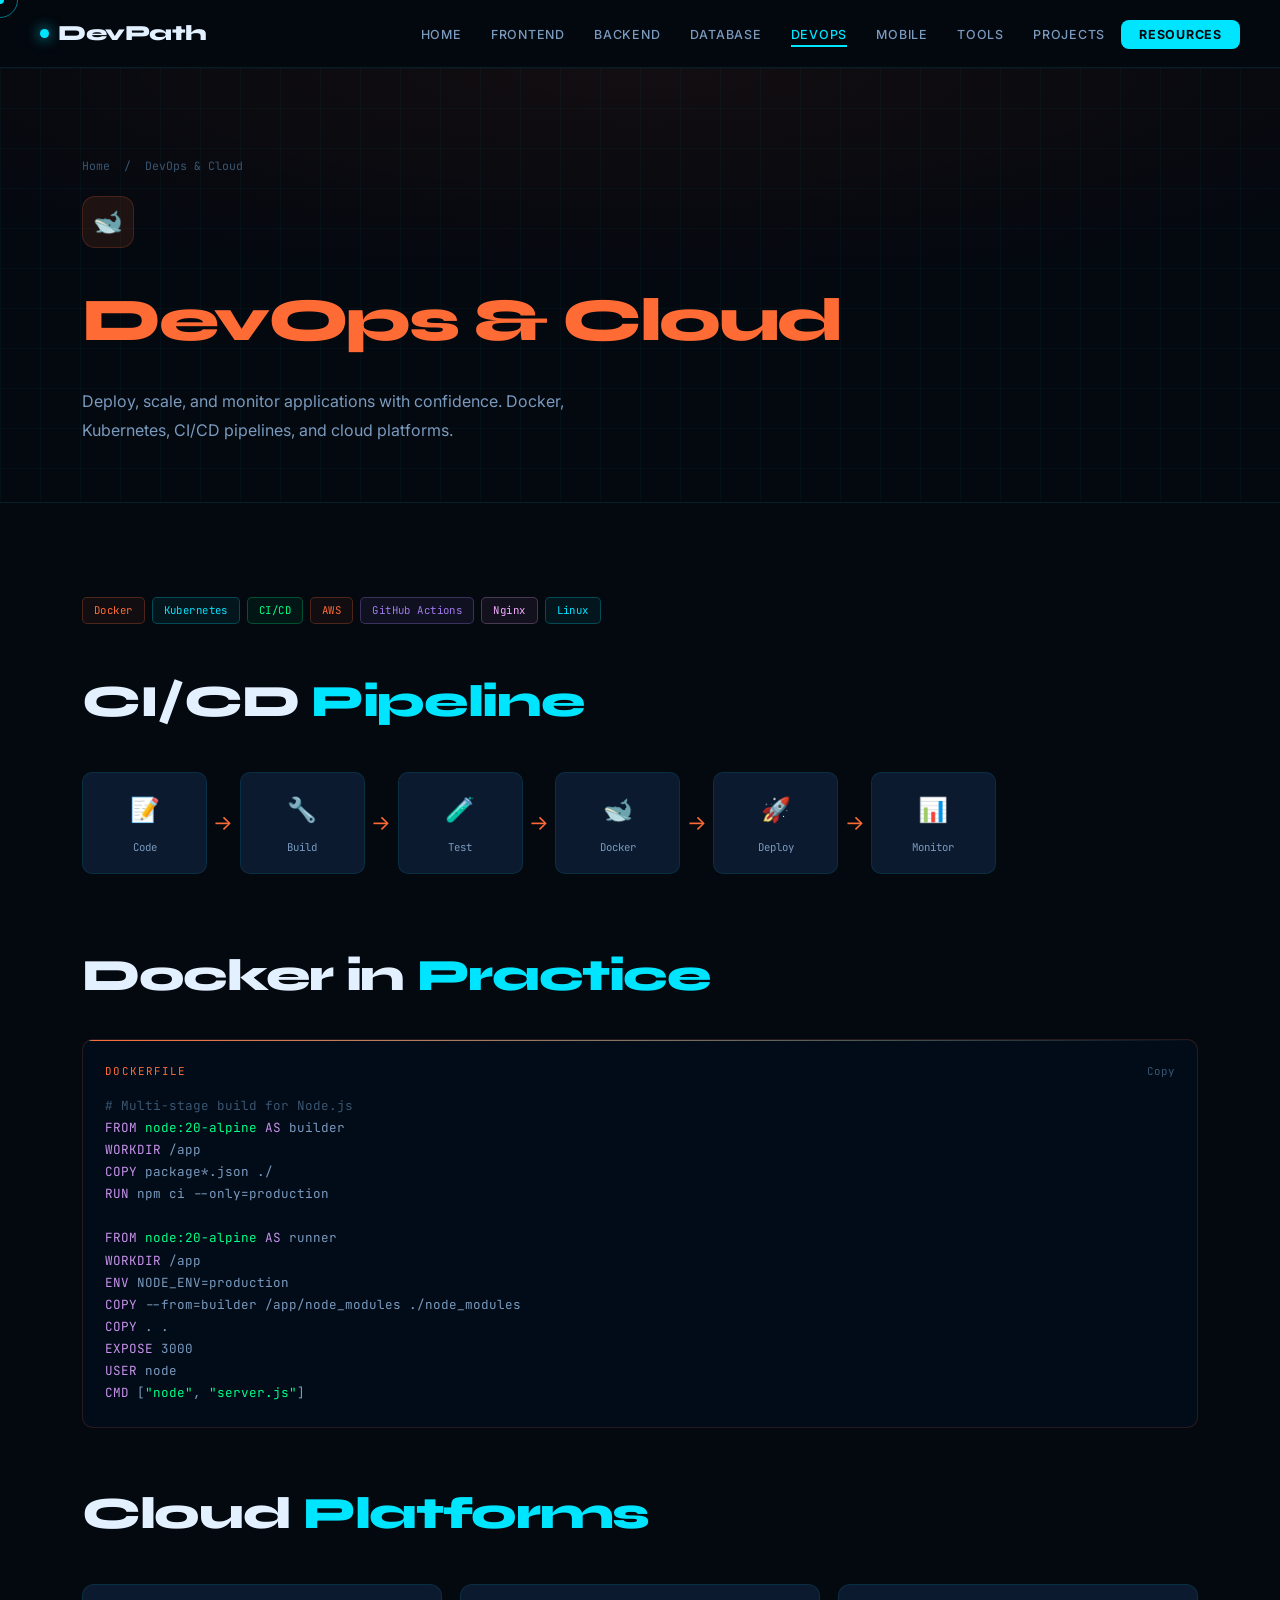
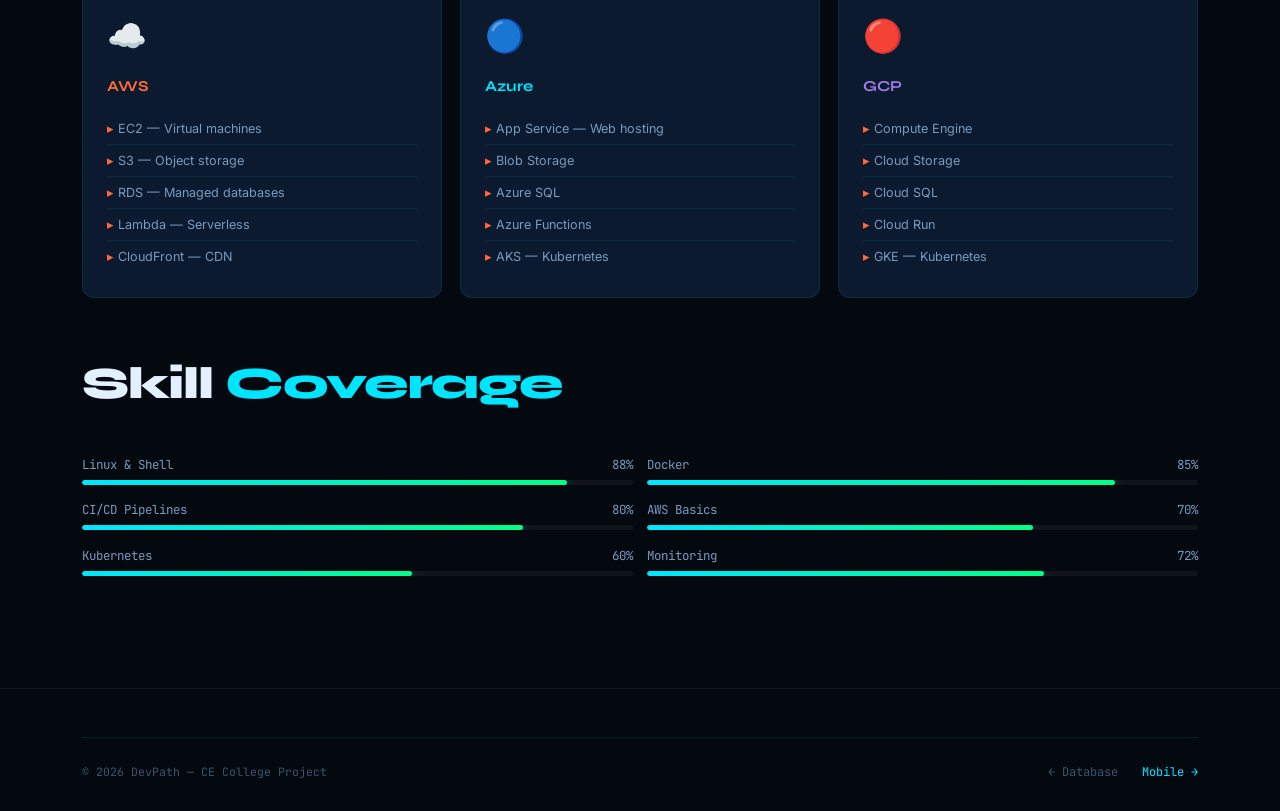
<file: pages/devops.html>
<!DOCTYPE html>
<html lang="en">
<head>
<meta charset="UTF-8">
<meta name="viewport" content="width=device-width, initial-scale=1.0">
<title>DevOps & Cloud — DevPath</title>
<link rel="preconnect" href="https://fonts.googleapis.com">
<link rel="preconnect" href="https://fonts.gstatic.com" crossorigin>
<link href="https://fonts.googleapis.com/css2?family=Syne:wght@400;700;800&family=JetBrains+Mono:wght@400;500&family=Inter:wght@300;400;500;600;700&display=swap" rel="stylesheet">
<link rel="stylesheet" href="../css/style.css">
<style>
.pipeline{display:flex;align-items:center;overflow-x:auto;padding-bottom:1rem;margin:2rem 0;gap:0}
.ps{background:var(--bg3);border:1px solid var(--b1);border-radius:10px;padding:1.1rem 1.4rem;text-align:center;flex-shrink:0;min-width:125px;transition:all .3s}
.ps:hover{border-color:var(--b2);transform:translateY(-4px)}.ps .pi{font-size:1.5rem;display:block;margin-bottom:.4rem}.ps .pl{font-family:'JetBrains Mono',monospace;font-size:.67rem;color:var(--t2)}
.pa{color:var(--orange);font-size:1.3rem;flex-shrink:0;padding:0 .4rem;align-self:center}
.cloud-g{display:grid;grid-template-columns:repeat(3,1fr);gap:1.1rem;margin:2rem 0}
.cc{background:var(--bg3);border:1px solid var(--b1);border-radius:12px;padding:1.5rem;transition:all .3s}
.cc:hover{border-color:var(--b2);transform:translateY(-4px)}.cc h3{font-family:'Syne',sans-serif;font-size:.95rem;font-weight:700;margin-bottom:.8rem}
.cc ul{list-style:none}.cc ul li{font-size:.79rem;color:var(--t2);padding:.3rem 0;border-bottom:1px solid var(--b1)}.cc ul li:last-child{border:none}.cc ul li::before{content:"▸ ";color:var(--orange)}
@media(max-width:768px){.cloud-g{grid-template-columns:1fr}}
</style>
</head>
<body>

<div id="cur-dot"></div>
<div id="cur-ring"></div>
<div id="sprog"></div>

<nav id="navbar">
  <a href="../index.html" class="nav-logo"><div class="logo-dot"></div>DevPath</a>
  <ul class="nav-links" id="navlinks">
    <li><a href="../index.html">Home</a></li>
    <li><a href="frontend.html" data-p="frontend">Frontend</a></li>
    <li><a href="backend.html" data-p="backend">Backend</a></li>
    <li><a href="database.html" data-p="database">Database</a></li>
    <li><a href="devops.html" data-p="devops">DevOps</a></li>
    <li><a href="mobile.html" data-p="mobile">Mobile</a></li>
    <li><a href="tools.html" data-p="tools">Tools</a></li>
    <li><a href="projects.html" data-p="projects">Projects</a></li>
    <li><a href="resources.html" class="ncta" data-p="resources">Resources</a></li>
  </ul>
  <button class="ham" id="ham" aria-label="Menu"><span></span><span></span><span></span></button>
</nav>

<div class="pw">
  <div class="phero">
    <div class="phero-bg">
      <div class="phero-grid"></div>
      <div style="position:absolute;inset:0;background:radial-gradient(ellipse 70% 50% at 50% 0%,rgba(255,107,53,.06),transparent);pointer-events:none"></div>
    </div>
    <div class="container" style="position:relative;z-index:2">
      <div class="bc"><a href="../index.html">Home</a> &nbsp;/&nbsp; <span>DevOps & Cloud</span></div>
      <div class="ibox-o ibox">🐋</div>
      <h1 class="ph1" style="color:var(--orange)">DevOps & Cloud</h1>
      <p style="color:var(--t2);max-width:520px;font-size:1rem;line-height:1.85;margin-top:.8rem;animation:fup .7s .15s var(--ease) both">Deploy, scale, and monitor applications with confidence. Docker, Kubernetes, CI/CD pipelines, and cloud platforms.</p>
    </div>
  </div>

  <section class="section">
  <div class="container">

    <div class="tags aos" style="margin-bottom:2.5rem">
      <span class="tag to">Docker</span><span class="tag tc">Kubernetes</span><span class="tag tg">CI/CD</span>
      <span class="tag to">AWS</span><span class="tag tp">GitHub Actions</span><span class="tag tpk">Nginx</span><span class="tag tc">Linux</span>
    </div>

    <h2 class="stitle aos" style="margin-bottom:1rem">CI/CD <span>Pipeline</span></h2>
    <div class="pipeline aos">
      <div class="ps"><span class="pi">📝</span><div class="pl">Code</div></div><div class="pa">→</div>
      <div class="ps"><span class="pi">🔧</span><div class="pl">Build</div></div><div class="pa">→</div>
      <div class="ps"><span class="pi">🧪</span><div class="pl">Test</div></div><div class="pa">→</div>
      <div class="ps"><span class="pi">🐋</span><div class="pl">Docker</div></div><div class="pa">→</div>
      <div class="ps"><span class="pi">🚀</span><div class="pl">Deploy</div></div><div class="pa">→</div>
      <div class="ps"><span class="pi">📊</span><div class="pl">Monitor</div></div>
    </div>

    <h2 class="stitle aos" style="margin:3rem 0 1.3rem">Docker in <span>Practice</span></h2>
    <div class="code-blk aos" style="border-color:rgba(255,107,53,.15)">
      <div style="position:absolute;top:0;left:0;right:0;height:1px;background:linear-gradient(90deg,var(--orange),transparent)"></div>
      <div class="code-hdr"><span class="code-lang" style="color:var(--orange)">Dockerfile</span><button class="copy-btn">Copy</button></div>
      <code><span class="cm"># Multi-stage build for Node.js</span>
<span class="kw">FROM</span> <span class="str">node:20-alpine</span> <span class="kw">AS</span> builder
<span class="kw">WORKDIR</span> /app
<span class="kw">COPY</span> package*.json ./
<span class="kw">RUN</span> npm ci --only=production

<span class="kw">FROM</span> <span class="str">node:20-alpine</span> <span class="kw">AS</span> runner
<span class="kw">WORKDIR</span> /app
<span class="kw">ENV</span> NODE_ENV=production
<span class="kw">COPY</span> --from=builder /app/node_modules ./node_modules
<span class="kw">COPY</span> . .
<span class="kw">EXPOSE</span> 3000
<span class="kw">USER</span> node
<span class="kw">CMD</span> [<span class="str">"node"</span>, <span class="str">"server.js"</span>]</code>
    </div>

    <h2 class="stitle aos" style="margin:3rem 0 1.5rem">Cloud <span>Platforms</span></h2>
    <div class="cloud-g aos">
      <div class="cc"><div style="font-size:2rem;margin-bottom:.7rem">☁️</div><h3 style="color:var(--orange)">AWS</h3><ul><li>EC2 — Virtual machines</li><li>S3 — Object storage</li><li>RDS — Managed databases</li><li>Lambda — Serverless</li><li>CloudFront — CDN</li></ul></div>
      <div class="cc"><div style="font-size:2rem;margin-bottom:.7rem">🔵</div><h3 style="color:var(--cyan)">Azure</h3><ul><li>App Service — Web hosting</li><li>Blob Storage</li><li>Azure SQL</li><li>Azure Functions</li><li>AKS — Kubernetes</li></ul></div>
      <div class="cc"><div style="font-size:2rem;margin-bottom:.7rem">🔴</div><h3 style="color:var(--purple)">GCP</h3><ul><li>Compute Engine</li><li>Cloud Storage</li><li>Cloud SQL</li><li>Cloud Run</li><li>GKE — Kubernetes</li></ul></div>
    </div>

    <h2 class="stitle aos" style="margin:3rem 0 1.5rem">Skill <span>Coverage</span></h2>
    <div class="pbars aos">
      <div class="pb-wrap"><div class="pb-label"><span>Linux &amp; Shell</span><span>88%</span></div><div class="pb-track"><div class="pb-fill" data-w="88"></div></div></div>
      <div class="pb-wrap"><div class="pb-label"><span>Docker</span><span>85%</span></div><div class="pb-track"><div class="pb-fill" data-w="85"></div></div></div>
      <div class="pb-wrap"><div class="pb-label"><span>CI/CD Pipelines</span><span>80%</span></div><div class="pb-track"><div class="pb-fill" data-w="80"></div></div></div>
      <div class="pb-wrap"><div class="pb-label"><span>AWS Basics</span><span>70%</span></div><div class="pb-track"><div class="pb-fill" data-w="70"></div></div></div>
      <div class="pb-wrap"><div class="pb-label"><span>Kubernetes</span><span>60%</span></div><div class="pb-track"><div class="pb-fill" data-w="60"></div></div></div>
      <div class="pb-wrap"><div class="pb-label"><span>Monitoring</span><span>72%</span></div><div class="pb-track"><div class="pb-fill" data-w="72"></div></div></div>
    </div>

  </div>
</section>
</div>

<footer class="foot">
  <div class="container">
    <div class="foot-btm">
      <p>© 2026 DevPath &mdash; CE College Project</p>
      <div class="pnav">
        <a href="database.html">&larr; Database</a>
        <a href="mobile.html" class="next">Mobile &rarr;</a>
      </div>
    </div>
  </div>
</footer>

<script src="../js/main.js"></script>
</body>
</html>
</file>
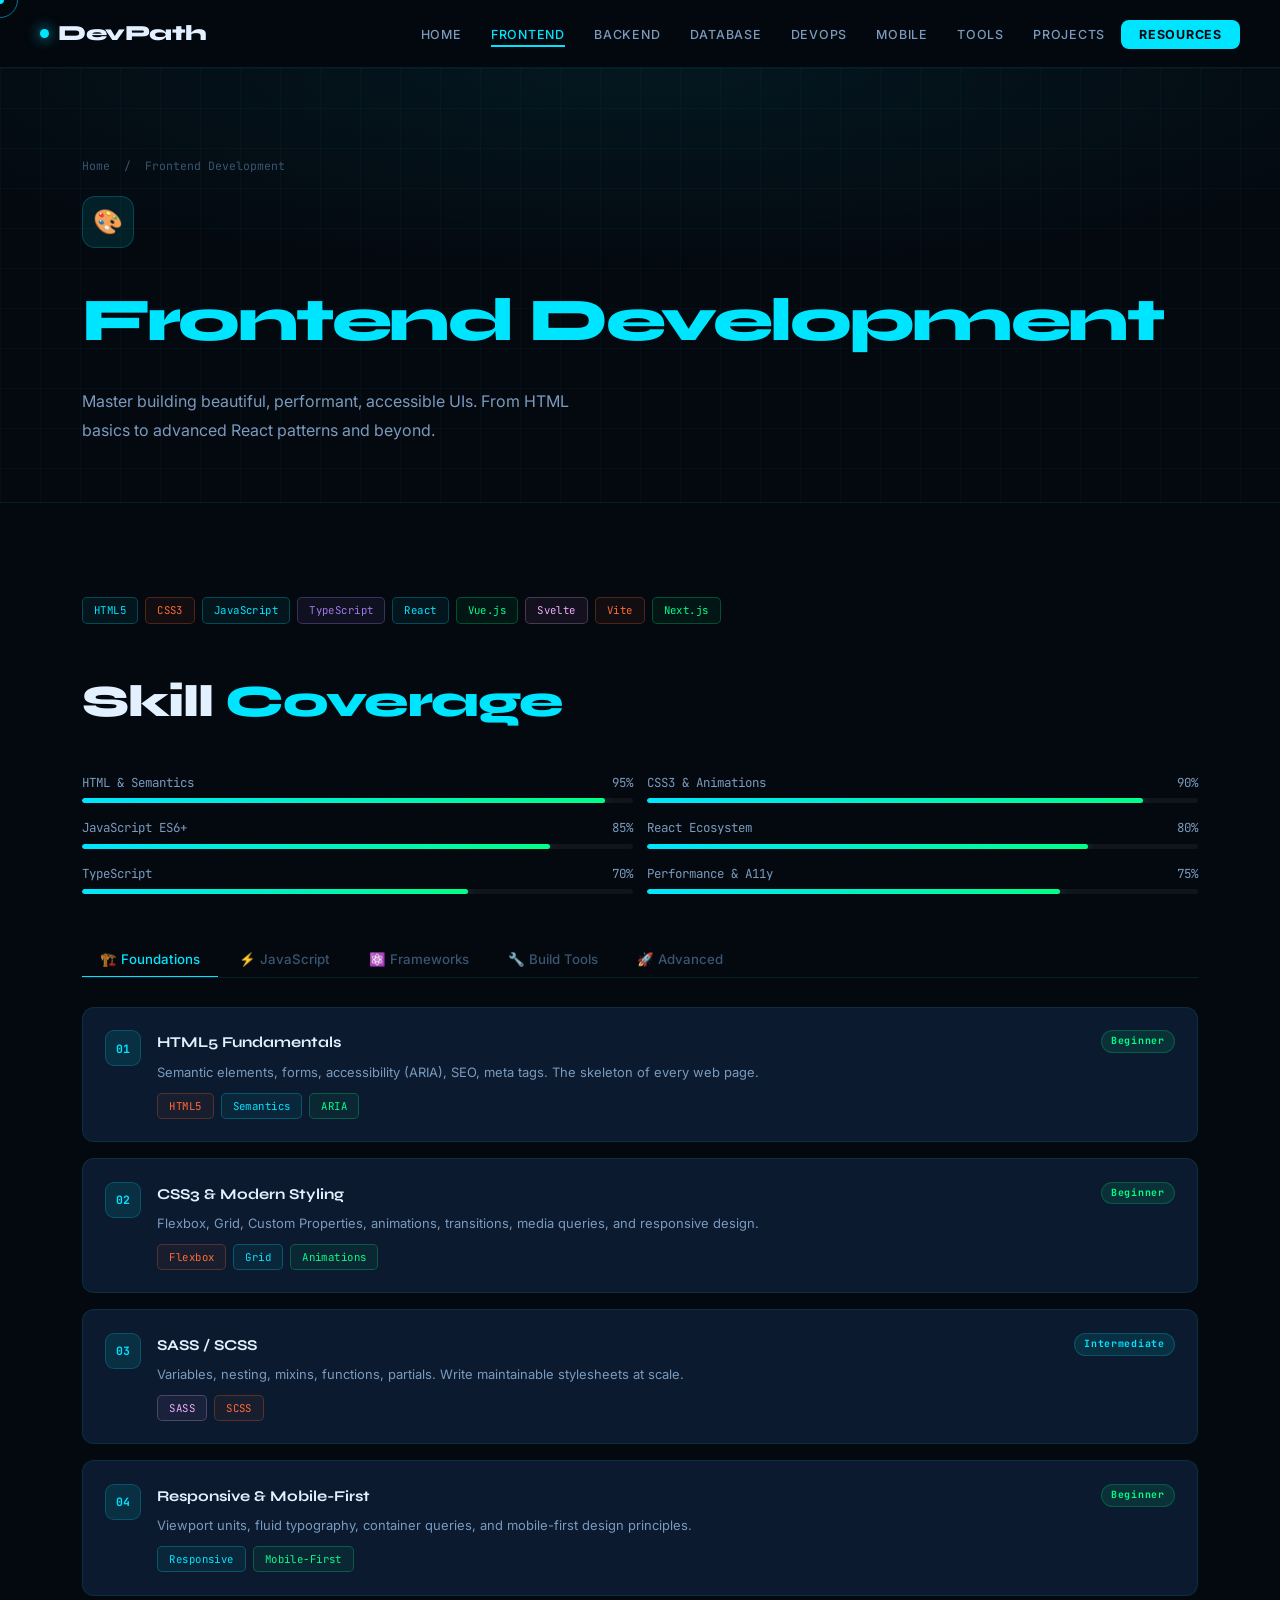
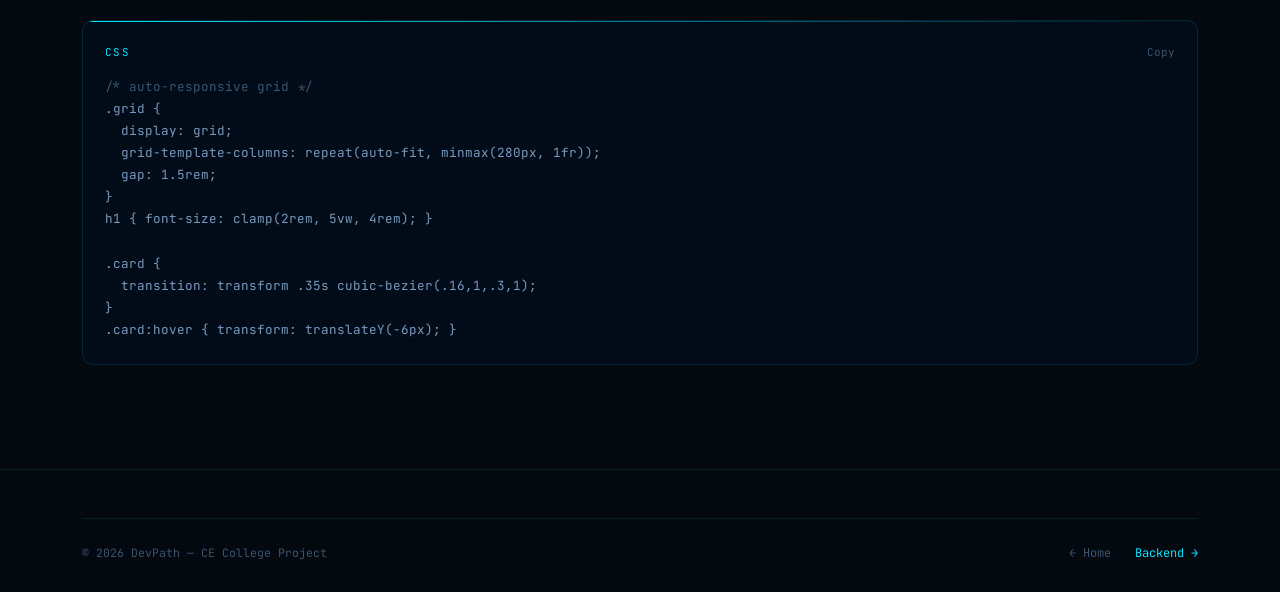
<file: pages/frontend.html>
<!DOCTYPE html>
<html lang="en">
<head>
<meta charset="UTF-8">
<meta name="viewport" content="width=device-width, initial-scale=1.0">
<title>Frontend Development — DevPath</title>
<link rel="preconnect" href="https://fonts.googleapis.com">
<link rel="preconnect" href="https://fonts.gstatic.com" crossorigin>
<link href="https://fonts.googleapis.com/css2?family=Syne:wght@400;700;800&family=JetBrains+Mono:wght@400;500&family=Inter:wght@300;400;500;600;700&display=swap" rel="stylesheet">
<link rel="stylesheet" href="../css/style.css">
<style>
.arch2{display:grid;grid-template-columns:repeat(3,1fr);gap:1.5px;background:var(--b1);border:1px solid var(--b1);border-radius:14px;overflow:hidden;margin:2rem 0}
.abox{background:var(--bg3);padding:1.8rem;text-align:center;transition:background .3s;position:relative}
.abox:not(:last-child)::after{content:"→";position:absolute;right:-12px;top:50%;transform:translateY(-50%);color:var(--cyan);font-size:1.1rem;z-index:1}
.abox:hover{background:var(--bg3h)}.abox .ai{font-size:2rem;display:block;margin-bottom:.6rem}
.abox .al{font-family:'Syne',sans-serif;font-weight:700;font-size:.9rem;color:var(--t1)}.abox .as{font-size:.73rem;color:var(--t2);margin-top:.3rem}
@media(max-width:768px){.arch2{grid-template-columns:1fr}.abox::after{display:none!important}}
</style>
</head>
<body>

<div id="cur-dot"></div>
<div id="cur-ring"></div>
<div id="sprog"></div>

<nav id="navbar">
  <a href="../index.html" class="nav-logo"><div class="logo-dot"></div>DevPath</a>
  <ul class="nav-links" id="navlinks">
    <li><a href="../index.html">Home</a></li>
    <li><a href="frontend.html" data-p="frontend">Frontend</a></li>
    <li><a href="backend.html" data-p="backend">Backend</a></li>
    <li><a href="database.html" data-p="database">Database</a></li>
    <li><a href="devops.html" data-p="devops">DevOps</a></li>
    <li><a href="mobile.html" data-p="mobile">Mobile</a></li>
    <li><a href="tools.html" data-p="tools">Tools</a></li>
    <li><a href="projects.html" data-p="projects">Projects</a></li>
    <li><a href="resources.html" class="ncta" data-p="resources">Resources</a></li>
  </ul>
  <button class="ham" id="ham" aria-label="Menu"><span></span><span></span><span></span></button>
</nav>

<div class="pw">
  <div class="phero">
    <div class="phero-bg">
      <div class="phero-grid"></div>
      <div style="position:absolute;inset:0;background:radial-gradient(ellipse 70% 50% at 50% 0%,rgba(0,229,255,.07),transparent);pointer-events:none"></div>
    </div>
    <div class="container" style="position:relative;z-index:2">
      <div class="bc"><a href="../index.html">Home</a> &nbsp;/&nbsp; <span>Frontend Development</span></div>
      <div class="ibox-c ibox">🎨</div>
      <h1 class="ph1" style="color:var(--cyan)">Frontend Development</h1>
      <p style="color:var(--t2);max-width:520px;font-size:1rem;line-height:1.85;margin-top:.8rem;animation:fup .7s .15s var(--ease) both">Master building beautiful, performant, accessible UIs. From HTML basics to advanced React patterns and beyond.</p>
    </div>
  </div>

  <section class="section">
  <div class="container">

    <div class="tags aos" style="margin-bottom:2.5rem">
      <span class="tag tc">HTML5</span><span class="tag to">CSS3</span><span class="tag tc">JavaScript</span>
      <span class="tag tp">TypeScript</span><span class="tag tc">React</span><span class="tag tg">Vue.js</span>
      <span class="tag tpk">Svelte</span><span class="tag to">Vite</span><span class="tag tg">Next.js</span>
    </div>

    <h2 class="stitle aos" style="margin-bottom:1.5rem">Skill <span>Coverage</span></h2>
    <div class="pbars aos">
      <div class="pb-wrap"><div class="pb-label"><span>HTML &amp; Semantics</span><span>95%</span></div><div class="pb-track"><div class="pb-fill" data-w="95"></div></div></div>
      <div class="pb-wrap"><div class="pb-label"><span>CSS3 &amp; Animations</span><span>90%</span></div><div class="pb-track"><div class="pb-fill" data-w="90"></div></div></div>
      <div class="pb-wrap"><div class="pb-label"><span>JavaScript ES6+</span><span>85%</span></div><div class="pb-track"><div class="pb-fill" data-w="85"></div></div></div>
      <div class="pb-wrap"><div class="pb-label"><span>React Ecosystem</span><span>80%</span></div><div class="pb-track"><div class="pb-fill" data-w="80"></div></div></div>
      <div class="pb-wrap"><div class="pb-label"><span>TypeScript</span><span>70%</span></div><div class="pb-track"><div class="pb-fill" data-w="70"></div></div></div>
      <div class="pb-wrap"><div class="pb-label"><span>Performance &amp; A11y</span><span>75%</span></div><div class="pb-track"><div class="pb-fill" data-w="75"></div></div></div>
    </div>

    <div class="tab-group aos" style="margin-top:3rem">
      <div class="tab-nav">
        <button class="tb act">🏗️ Foundations</button>
        <button class="tb">⚡ JavaScript</button>
        <button class="tb">⚛️ Frameworks</button>
        <button class="tb">🔧 Build Tools</button>
        <button class="tb">🚀 Advanced</button>
      </div>

      <div class="tpanel act" style="opacity:1">
        <div class="row-card"><div class="step-num">01</div><div><div class="rc-title">HTML5 Fundamentals</div><div class="rc-desc">Semantic elements, forms, accessibility (ARIA), SEO, meta tags. The skeleton of every web page.</div><div class="tags" style="margin-top:.6rem"><span class="tag to">HTML5</span><span class="tag tc">Semantics</span><span class="tag tg">ARIA</span></div></div><span class="badge b-beg">Beginner</span></div>
        <div class="row-card"><div class="step-num">02</div><div><div class="rc-title">CSS3 &amp; Modern Styling</div><div class="rc-desc">Flexbox, Grid, Custom Properties, animations, transitions, media queries, and responsive design.</div><div class="tags" style="margin-top:.6rem"><span class="tag to">Flexbox</span><span class="tag tc">Grid</span><span class="tag tg">Animations</span></div></div><span class="badge b-beg">Beginner</span></div>
        <div class="row-card"><div class="step-num">03</div><div><div class="rc-title">SASS / SCSS</div><div class="rc-desc">Variables, nesting, mixins, functions, partials. Write maintainable stylesheets at scale.</div><div class="tags" style="margin-top:.6rem"><span class="tag tpk">SASS</span><span class="tag to">SCSS</span></div></div><span class="badge b-int">Intermediate</span></div>
        <div class="row-card"><div class="step-num">04</div><div><div class="rc-title">Responsive &amp; Mobile-First</div><div class="rc-desc">Viewport units, fluid typography, container queries, and mobile-first design principles.</div><div class="tags" style="margin-top:.6rem"><span class="tag tc">Responsive</span><span class="tag tg">Mobile-First</span></div></div><span class="badge b-beg">Beginner</span></div>
        <div class="code-blk"><div class="code-hdr"><span class="code-lang">CSS</span><button class="copy-btn">Copy</button></div><code><span class="cm">/* auto-responsive grid */</span>
.grid {
  display: grid;
  grid-template-columns: repeat(auto-fit, minmax(280px, 1fr));
  gap: 1.5rem;
}
h1 { font-size: clamp(2rem, 5vw, 4rem); }

.card {
  transition: transform .35s cubic-bezier(.16,1,.3,1);
}
.card:hover { transform: translateY(-6px); }</code></div>
      </div>

      <div class="tpanel">
        <div class="row-card"><div class="step-num">01</div><div><div class="rc-title">JavaScript ES6+ Core</div><div class="rc-desc">Arrow functions, destructuring, spread/rest, template literals, modules, and classes.</div><div class="tags" style="margin-top:.6rem"><span class="tag tc">ES6+</span><span class="tag tg">Modules</span></div></div><span class="badge b-beg">Beginner</span></div>
        <div class="row-card"><div class="step-num">02</div><div><div class="rc-title">Async JavaScript</div><div class="rc-desc">Promises, async/await, fetch API, error handling, and working with REST APIs.</div><div class="tags" style="margin-top:.6rem"><span class="tag to">Promises</span><span class="tag tc">Async/Await</span></div></div><span class="badge b-int">Intermediate</span></div>
        <div class="row-card"><div class="step-num">03</div><div><div class="rc-title">DOM Manipulation &amp; Events</div><div class="rc-desc">Querying, traversal, event delegation, MutationObserver, IntersectionObserver.</div><div class="tags" style="margin-top:.6rem"><span class="tag tg">DOM</span><span class="tag tpk">Events</span></div></div><span class="badge b-int">Intermediate</span></div>
        <div class="row-card"><div class="step-num">04</div><div><div class="rc-title">TypeScript</div><div class="rc-desc">Types, interfaces, generics, enums, decorators, and integrating TS into real projects.</div><div class="tags" style="margin-top:.6rem"><span class="tag tp">TypeScript</span></div></div><span class="badge b-adv">Advanced</span></div>
      </div>

      <div class="tpanel">
        <div class="row-card"><div class="step-num">01</div><div><div class="rc-title">React.js</div><div class="rc-desc">Components, hooks (useState, useEffect, useContext, useMemo), React Router, state management, Next.js.</div><div class="tags" style="margin-top:.6rem"><span class="tag tc">React</span><span class="tag tg">Hooks</span><span class="tag to">Next.js</span></div></div><span class="badge b-int">Intermediate</span></div>
        <div class="row-card"><div class="step-num">02</div><div><div class="rc-title">Vue.js 3</div><div class="rc-desc">Composition API, reactivity, Pinia state management, Vue Router, and Nuxt.js for SSR.</div><div class="tags" style="margin-top:.6rem"><span class="tag tg">Vue 3</span><span class="tag tc">Pinia</span></div></div><span class="badge b-int">Intermediate</span></div>
        <div class="row-card"><div class="step-num">03</div><div><div class="rc-title">State Management</div><div class="rc-desc">Redux Toolkit, Zustand, Jotai — managing complex application state at scale.</div><div class="tags" style="margin-top:.6rem"><span class="tag tp">Redux</span><span class="tag tc">Zustand</span></div></div><span class="badge b-adv">Advanced</span></div>
      </div>

      <div class="tpanel">
        <div class="row-card"><div class="step-num">01</div><div><div class="rc-title">Package Managers</div><div class="rc-desc">npm, yarn, pnpm — dependency management, scripts, workspaces, lock files.</div><div class="tags" style="margin-top:.6rem"><span class="tag tg">npm</span><span class="tag tc">pnpm</span></div></div><span class="badge b-beg">Beginner</span></div>
        <div class="row-card"><div class="step-num">02</div><div><div class="rc-title">Vite &amp; Webpack</div><div class="rc-desc">Module bundling, code splitting, tree shaking, HMR, and production build optimisation.</div><div class="tags" style="margin-top:.6rem"><span class="tag to">Vite</span><span class="tag tc">Webpack</span></div></div><span class="badge b-int">Intermediate</span></div>
        <div class="row-card"><div class="step-num">03</div><div><div class="rc-title">Testing</div><div class="rc-desc">Jest, Vitest, React Testing Library, Cypress for E2E, and writing testable frontend code.</div><div class="tags" style="margin-top:.6rem"><span class="tag tg">Jest</span><span class="tag tpk">Cypress</span></div></div><span class="badge b-adv">Advanced</span></div>
      </div>

      <div class="tpanel">
        <div class="row-card"><div class="step-num">01</div><div><div class="rc-title">Web Performance</div><div class="rc-desc">Core Web Vitals, Lighthouse, lazy loading, image optimisation, caching strategies.</div><div class="tags" style="margin-top:.6rem"><span class="tag tg">CWV</span><span class="tag to">Lighthouse</span></div></div><span class="badge b-adv">Advanced</span></div>
        <div class="row-card"><div class="step-num">02</div><div><div class="rc-title">Web Animations API</div><div class="rc-desc">WAAPI, GSAP, Framer Motion, scroll-driven animations, canvas and WebGL basics.</div><div class="tags" style="margin-top:.6rem"><span class="tag tc">GSAP</span><span class="tag tp">WAAPI</span></div></div><span class="badge b-adv">Advanced</span></div>
        <div class="row-card"><div class="step-num">03</div><div><div class="rc-title">Progressive Web Apps</div><div class="rc-desc">Service workers, Web App Manifest, offline support, push notifications, installable PWAs.</div><div class="tags" style="margin-top:.6rem"><span class="tag tpk">PWA</span><span class="tag tc">Service Workers</span></div></div><span class="badge b-adv">Advanced</span></div>
      </div>
    </div>

  </div>
</section>
</div>

<footer class="foot">
  <div class="container">
    <div class="foot-btm">
      <p>© 2026 DevPath &mdash; CE College Project</p>
      <div class="pnav">
        <a href="../index.html">&larr; Home</a>
        <a href="backend.html" class="next">Backend &rarr;</a>
      </div>
    </div>
  </div>
</footer>

<script src="../js/main.js"></script>
</body>
</html>
</file>
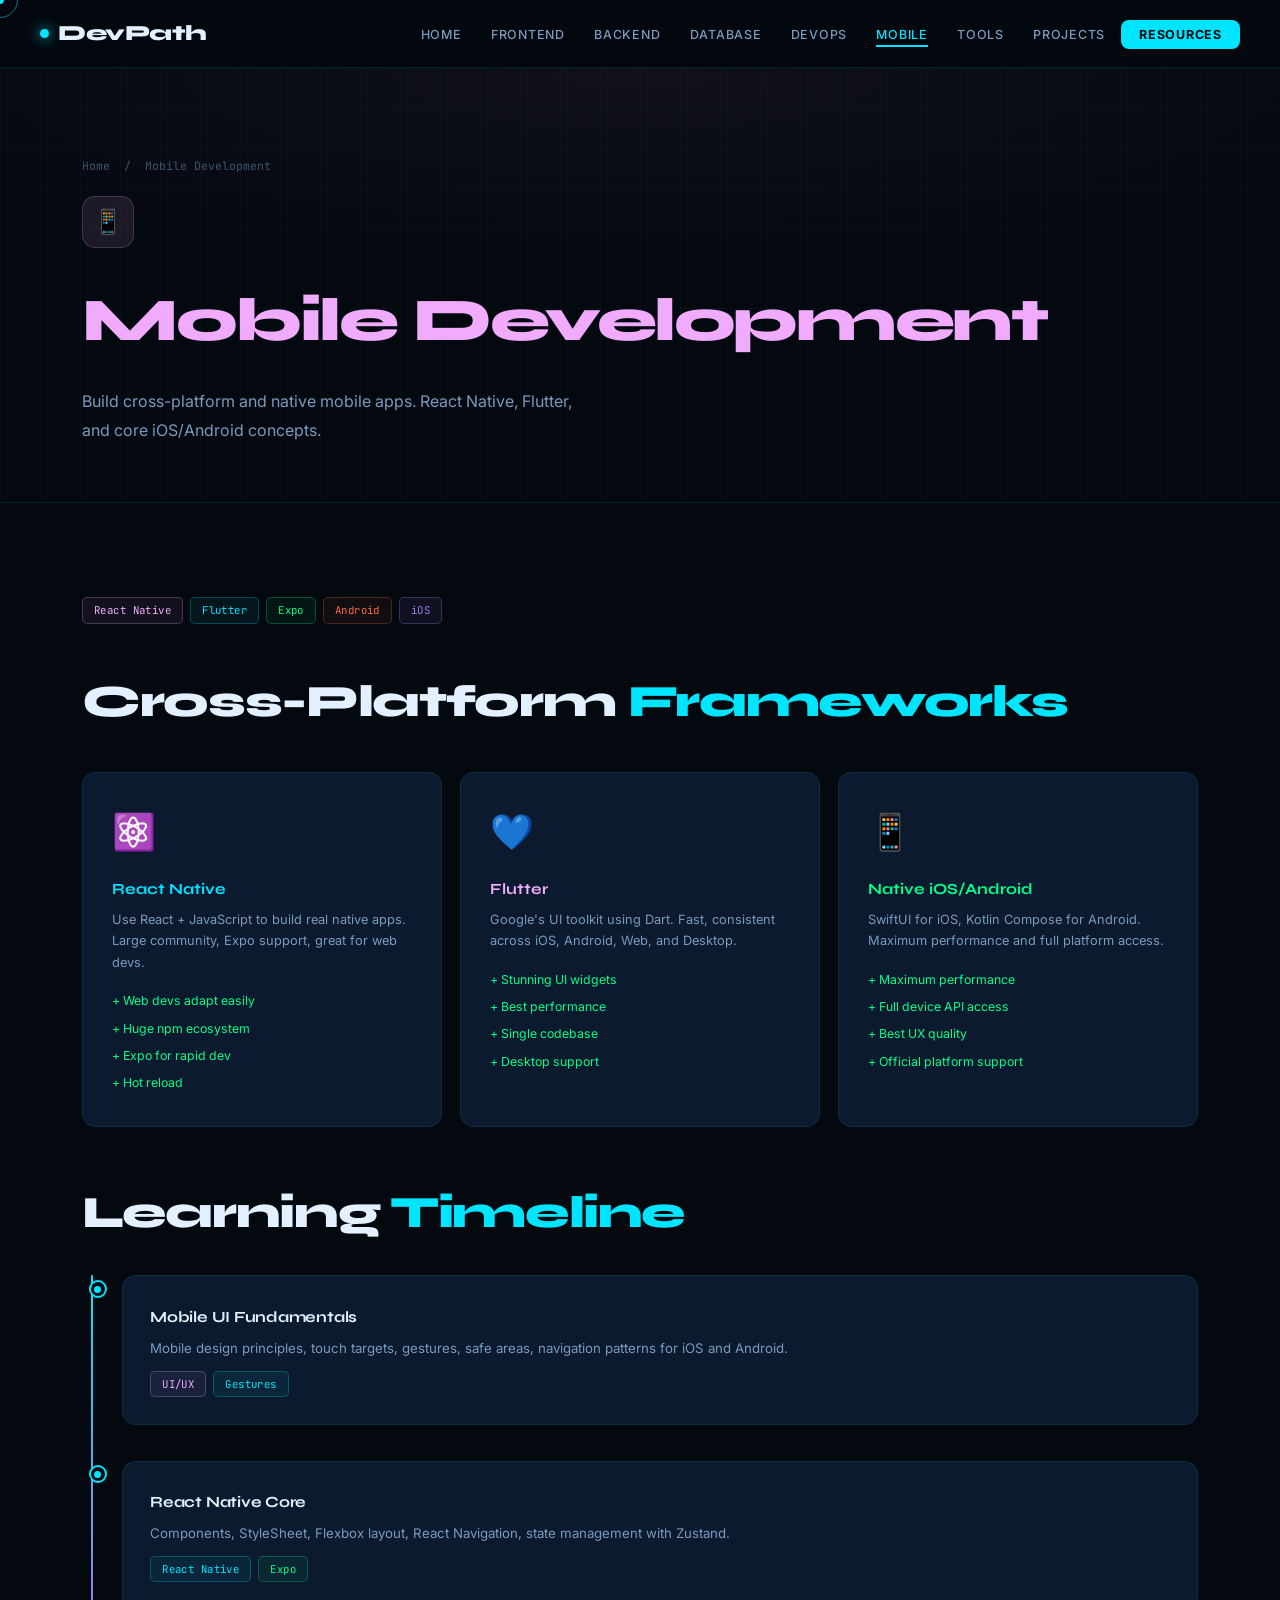
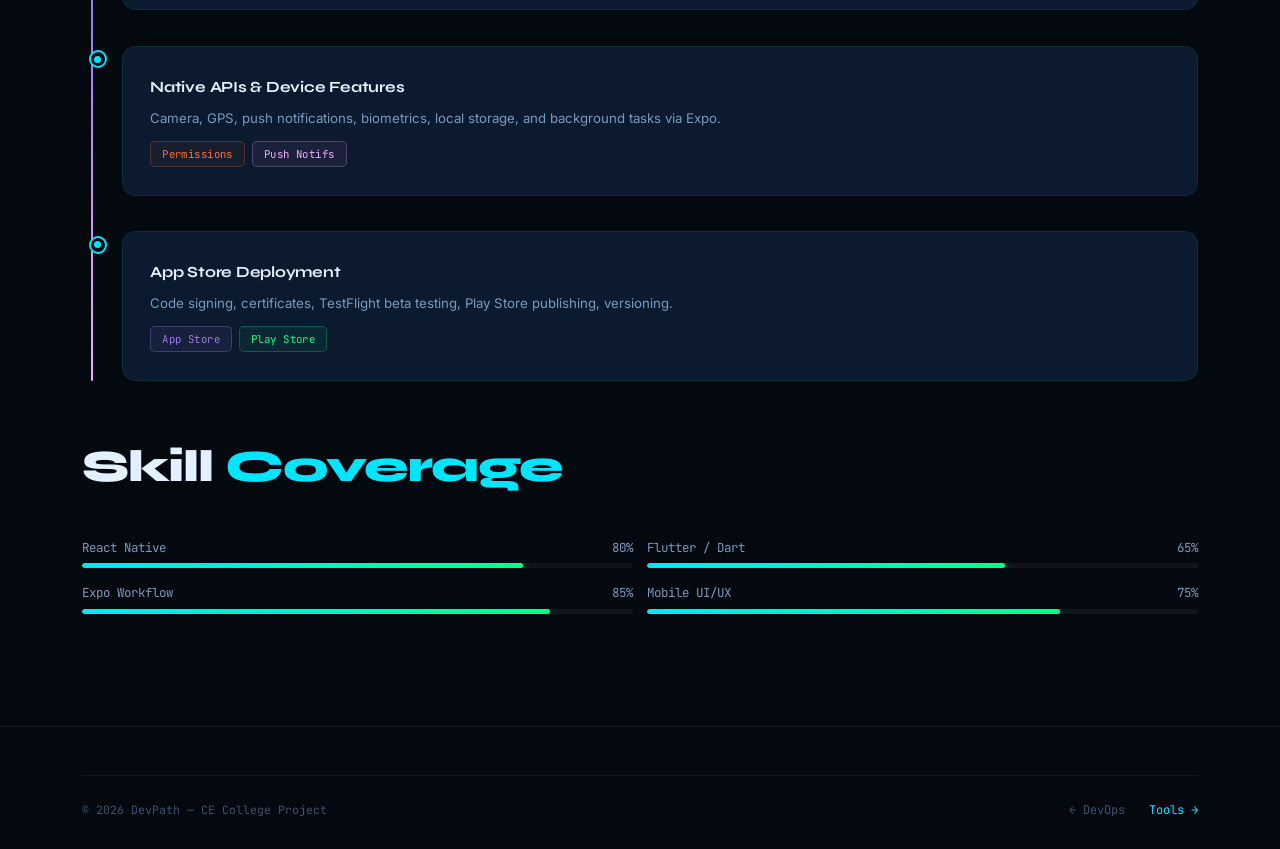
<file: pages/mobile.html>
<!DOCTYPE html>
<html lang="en">
<head>
<meta charset="UTF-8">
<meta name="viewport" content="width=device-width, initial-scale=1.0">
<title>Mobile Development — DevPath</title>
<link rel="preconnect" href="https://fonts.googleapis.com">
<link rel="preconnect" href="https://fonts.gstatic.com" crossorigin>
<link href="https://fonts.googleapis.com/css2?family=Syne:wght@400;700;800&family=JetBrains+Mono:wght@400;500&family=Inter:wght@300;400;500;600;700&display=swap" rel="stylesheet">
<link rel="stylesheet" href="../css/style.css">
<style>
.fw-g{display:grid;grid-template-columns:repeat(3,1fr);gap:1.1rem;margin:2rem 0}
.fw{background:var(--bg3);border:1px solid var(--b1);border-radius:14px;padding:1.8rem;transition:all .3s}
.fw:hover{border-color:var(--b2);transform:translateY(-4px)}.fw .fi2{font-size:2.2rem;margin-bottom:.9rem;display:block}
.fw h3{font-family:'Syne',sans-serif;font-size:.97rem;font-weight:700;margin-bottom:.4rem}
.fw p{font-size:.8rem;color:var(--t2);line-height:1.7}
.fw-pros{list-style:none;margin-top:.9rem}.fw-pros li{font-size:.77rem;color:var(--green);padding:.2rem 0}.fw-pros li::before{content:"+ "}
@media(max-width:768px){.fw-g{grid-template-columns:1fr}}
</style>
</head>
<body>

<div id="cur-dot"></div>
<div id="cur-ring"></div>
<div id="sprog"></div>

<nav id="navbar">
  <a href="../index.html" class="nav-logo"><div class="logo-dot"></div>DevPath</a>
  <ul class="nav-links" id="navlinks">
    <li><a href="../index.html">Home</a></li>
    <li><a href="frontend.html" data-p="frontend">Frontend</a></li>
    <li><a href="backend.html" data-p="backend">Backend</a></li>
    <li><a href="database.html" data-p="database">Database</a></li>
    <li><a href="devops.html" data-p="devops">DevOps</a></li>
    <li><a href="mobile.html" data-p="mobile">Mobile</a></li>
    <li><a href="tools.html" data-p="tools">Tools</a></li>
    <li><a href="projects.html" data-p="projects">Projects</a></li>
    <li><a href="resources.html" class="ncta" data-p="resources">Resources</a></li>
  </ul>
  <button class="ham" id="ham" aria-label="Menu"><span></span><span></span><span></span></button>
</nav>

<div class="pw">
  <div class="phero">
    <div class="phero-bg">
      <div class="phero-grid"></div>
      <div style="position:absolute;inset:0;background:radial-gradient(ellipse 70% 50% at 50% 0%,rgba(240,171,252,.05),transparent);pointer-events:none"></div>
    </div>
    <div class="container" style="position:relative;z-index:2">
      <div class="bc"><a href="../index.html">Home</a> &nbsp;/&nbsp; <span>Mobile Development</span></div>
      <div class="ibox-pk ibox">📱</div>
      <h1 class="ph1" style="color:var(--pink)">Mobile Development</h1>
      <p style="color:var(--t2);max-width:520px;font-size:1rem;line-height:1.85;margin-top:.8rem;animation:fup .7s .15s var(--ease) both">Build cross-platform and native mobile apps. React Native, Flutter, and core iOS/Android concepts.</p>
    </div>
  </div>

  <section class="section">
  <div class="container">

    <div class="tags aos" style="margin-bottom:2.5rem">
      <span class="tag tpk">React Native</span><span class="tag tc">Flutter</span><span class="tag tg">Expo</span>
      <span class="tag to">Android</span><span class="tag tp">iOS</span>
    </div>

    <h2 class="stitle aos" style="margin-bottom:1.5rem">Cross-Platform <span>Frameworks</span></h2>
    <div class="fw-g aos">
      <div class="fw"><span class="fi2">⚛️</span><h3 style="color:var(--cyan)">React Native</h3><p>Use React + JavaScript to build real native apps. Large community, Expo support, great for web devs.</p><ul class="fw-pros"><li>Web devs adapt easily</li><li>Huge npm ecosystem</li><li>Expo for rapid dev</li><li>Hot reload</li></ul></div>
      <div class="fw"><span class="fi2">💙</span><h3 style="color:var(--pink)">Flutter</h3><p>Google's UI toolkit using Dart. Fast, consistent across iOS, Android, Web, and Desktop.</p><ul class="fw-pros"><li>Stunning UI widgets</li><li>Best performance</li><li>Single codebase</li><li>Desktop support</li></ul></div>
      <div class="fw"><span class="fi2">📱</span><h3 style="color:var(--green)">Native iOS/Android</h3><p>SwiftUI for iOS, Kotlin Compose for Android. Maximum performance and full platform access.</p><ul class="fw-pros"><li>Maximum performance</li><li>Full device API access</li><li>Best UX quality</li><li>Official platform support</li></ul></div>
    </div>

    <h2 class="stitle aos" style="margin:3rem 0 1.5rem">Learning <span>Timeline</span></h2>
    <div class="tline aos">
      <div class="titem"><div class="tdot"></div><div class="card"><h3>Mobile UI Fundamentals</h3><p>Mobile design principles, touch targets, gestures, safe areas, navigation patterns for iOS and Android.</p><div class="tags" style="margin-top:.7rem"><span class="tag tpk">UI/UX</span><span class="tag tc">Gestures</span></div></div></div>
      <div class="titem"><div class="tdot"></div><div class="card"><h3>React Native Core</h3><p>Components, StyleSheet, Flexbox layout, React Navigation, state management with Zustand.</p><div class="tags" style="margin-top:.7rem"><span class="tag tc">React Native</span><span class="tag tg">Expo</span></div></div></div>
      <div class="titem"><div class="tdot"></div><div class="card"><h3>Native APIs &amp; Device Features</h3><p>Camera, GPS, push notifications, biometrics, local storage, and background tasks via Expo.</p><div class="tags" style="margin-top:.7rem"><span class="tag to">Permissions</span><span class="tag tpk">Push Notifs</span></div></div></div>
      <div class="titem"><div class="tdot"></div><div class="card"><h3>App Store Deployment</h3><p>Code signing, certificates, TestFlight beta testing, Play Store publishing, versioning.</p><div class="tags" style="margin-top:.7rem"><span class="tag tp">App Store</span><span class="tag tg">Play Store</span></div></div></div>
    </div>

    <h2 class="stitle aos" style="margin:3rem 0 1.5rem">Skill <span>Coverage</span></h2>
    <div class="pbars aos">
      <div class="pb-wrap"><div class="pb-label"><span>React Native</span><span>80%</span></div><div class="pb-track"><div class="pb-fill" data-w="80"></div></div></div>
      <div class="pb-wrap"><div class="pb-label"><span>Flutter / Dart</span><span>65%</span></div><div class="pb-track"><div class="pb-fill" data-w="65"></div></div></div>
      <div class="pb-wrap"><div class="pb-label"><span>Expo Workflow</span><span>85%</span></div><div class="pb-track"><div class="pb-fill" data-w="85"></div></div></div>
      <div class="pb-wrap"><div class="pb-label"><span>Mobile UI/UX</span><span>75%</span></div><div class="pb-track"><div class="pb-fill" data-w="75"></div></div></div>
    </div>

  </div>
</section>
</div>

<footer class="foot">
  <div class="container">
    <div class="foot-btm">
      <p>© 2026 DevPath &mdash; CE College Project</p>
      <div class="pnav">
        <a href="devops.html">&larr; DevOps</a>
        <a href="tools.html" class="next">Tools &rarr;</a>
      </div>
    </div>
  </div>
</footer>

<script src="../js/main.js"></script>
</body>
</html>
</file>
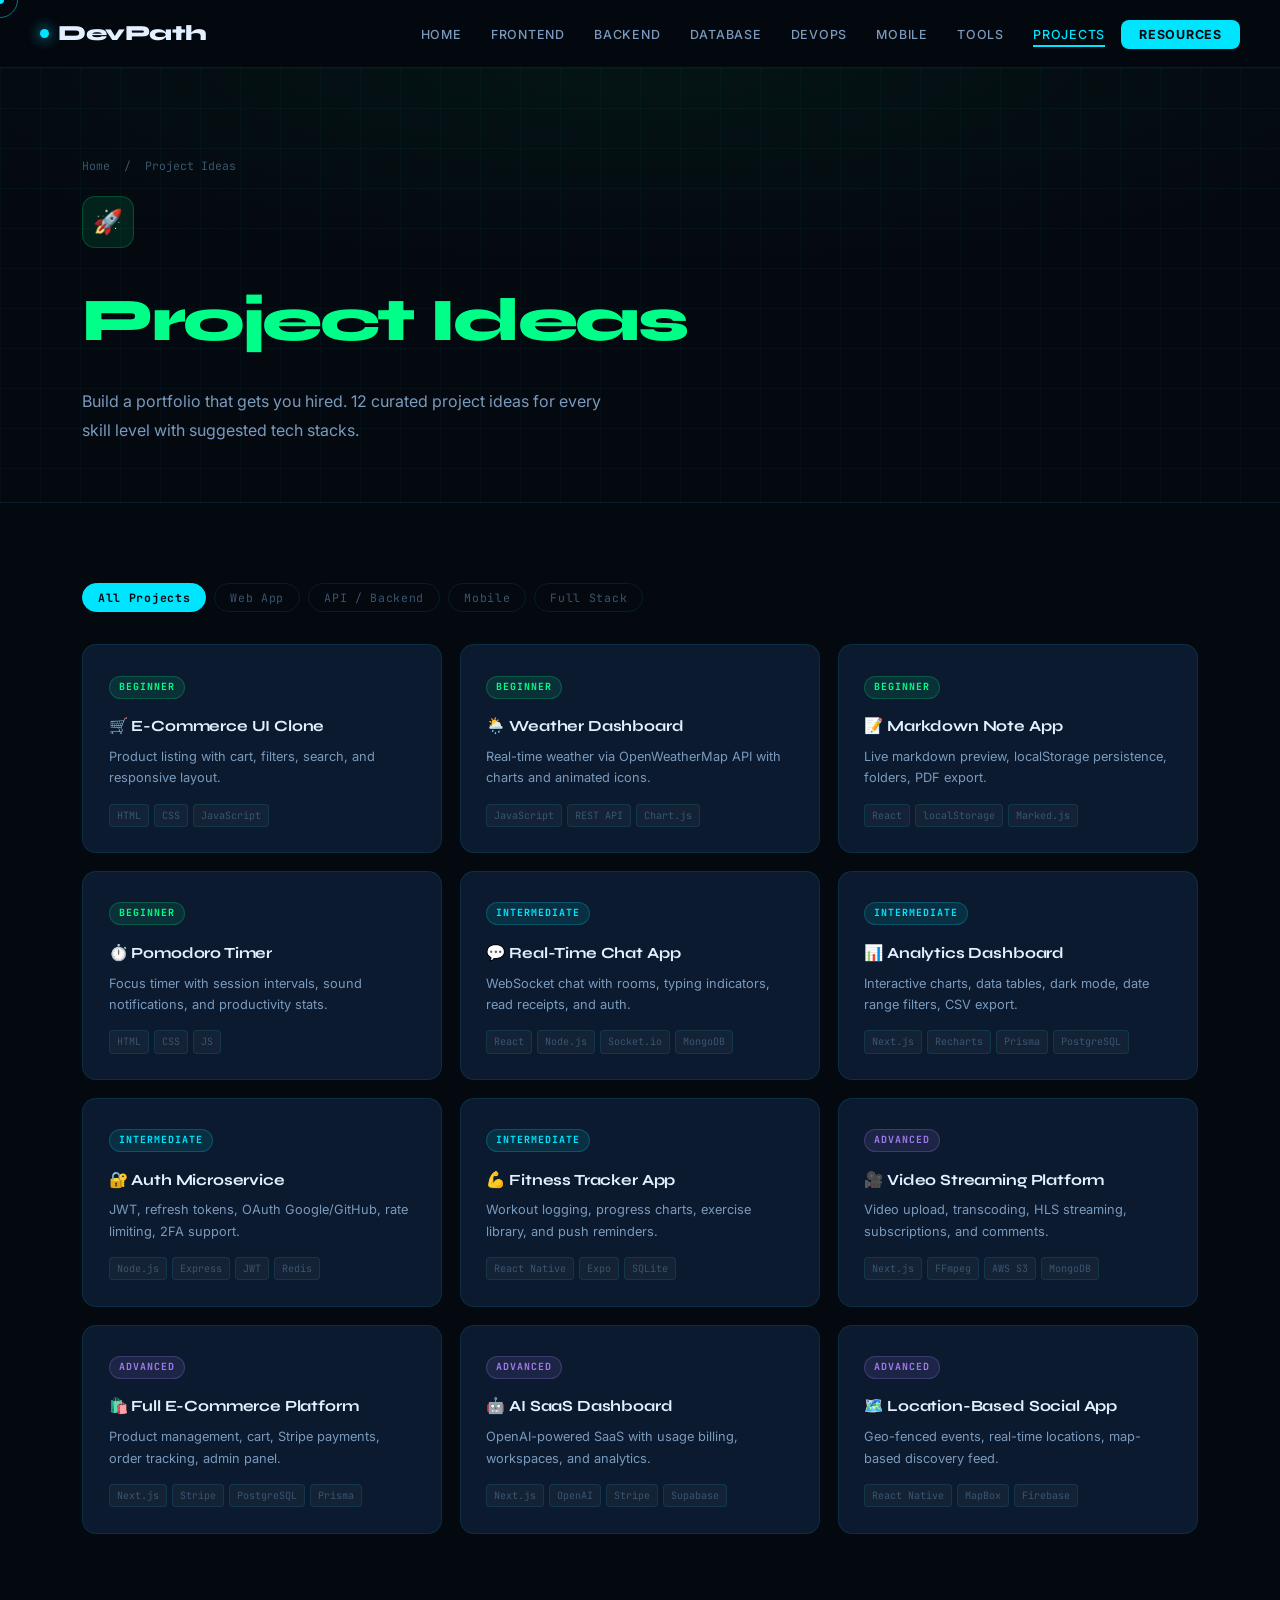
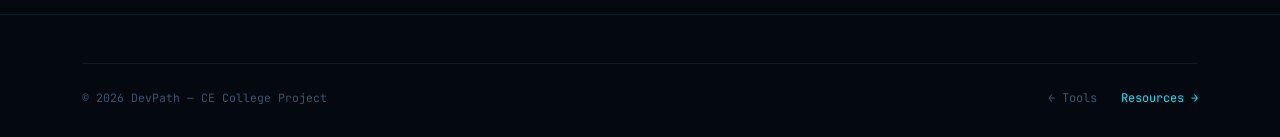
<file: pages/projects.html>
<!DOCTYPE html>
<html lang="en">
<head>
<meta charset="UTF-8">
<meta name="viewport" content="width=device-width, initial-scale=1.0">
<title>Project Ideas — DevPath</title>
<link rel="preconnect" href="https://fonts.googleapis.com">
<link rel="preconnect" href="https://fonts.gstatic.com" crossorigin>
<link href="https://fonts.googleapis.com/css2?family=Syne:wght@400;700;800&family=JetBrains+Mono:wght@400;500&family=Inter:wght@300;400;500;600;700&display=swap" rel="stylesheet">
<link rel="stylesheet" href="../css/style.css">
<style>
.proj-g{display:grid;grid-template-columns:repeat(3,1fr);gap:1.1rem}
.pj{background:var(--bg3);border:1px solid var(--b1);border-radius:14px;padding:1.6rem;transition:all .4s var(--ease);position:relative;overflow:hidden}
.pj::before{content:"";position:absolute;top:0;left:0;right:0;height:3px;background:var(--pj-c,var(--cyan));transform:scaleX(0);transition:transform .4s var(--ease)}
.pj:hover{border-color:var(--b2);transform:translateY(-6px);box-shadow:0 22px 55px rgba(0,0,0,.5)}.pj:hover::before{transform:scaleX(1)}
.pdiff{font-family:'JetBrains Mono',monospace;font-size:.62rem;font-weight:700;letter-spacing:.1em;text-transform:uppercase;padding:2px 9px;border-radius:100px;margin-bottom:.9rem;display:inline-block}
.pj-title{font-family:'Syne',sans-serif;font-size:.97rem;font-weight:700;color:var(--t1);margin-bottom:.4rem;letter-spacing:-.01em}
.pj-desc{font-size:.8rem;color:var(--t2);line-height:1.7;margin-bottom:.9rem}
.pj-stack{display:flex;flex-wrap:wrap;gap:5px}
.sb{font-family:'JetBrains Mono',monospace;font-size:.63rem;padding:2px 7px;border-radius:4px;background:rgba(255,255,255,.04);color:var(--t3);border:1px solid var(--b1)}
@media(max-width:1024px){.proj-g{grid-template-columns:repeat(2,1fr)}}
@media(max-width:600px){.proj-g{grid-template-columns:1fr}}
</style>
</head>
<body>

<div id="cur-dot"></div>
<div id="cur-ring"></div>
<div id="sprog"></div>

<nav id="navbar">
  <a href="../index.html" class="nav-logo"><div class="logo-dot"></div>DevPath</a>
  <ul class="nav-links" id="navlinks">
    <li><a href="../index.html">Home</a></li>
    <li><a href="frontend.html" data-p="frontend">Frontend</a></li>
    <li><a href="backend.html" data-p="backend">Backend</a></li>
    <li><a href="database.html" data-p="database">Database</a></li>
    <li><a href="devops.html" data-p="devops">DevOps</a></li>
    <li><a href="mobile.html" data-p="mobile">Mobile</a></li>
    <li><a href="tools.html" data-p="tools">Tools</a></li>
    <li><a href="projects.html" data-p="projects">Projects</a></li>
    <li><a href="resources.html" class="ncta" data-p="resources">Resources</a></li>
  </ul>
  <button class="ham" id="ham" aria-label="Menu"><span></span><span></span><span></span></button>
</nav>

<div class="pw">
  <div class="phero">
    <div class="phero-bg">
      <div class="phero-grid"></div>
      <div style="position:absolute;inset:0;background:radial-gradient(ellipse 70% 50% at 50% 0%,rgba(0,255,136,.05),transparent);pointer-events:none"></div>
    </div>
    <div class="container" style="position:relative;z-index:2">
      <div class="bc"><a href="../index.html">Home</a> &nbsp;/&nbsp; <span>Project Ideas</span></div>
      <div class="ibox-g ibox">🚀</div>
      <h1 class="ph1" style="color:var(--green)">Project Ideas</h1>
      <p style="color:var(--t2);max-width:520px;font-size:1rem;line-height:1.85;margin-top:.8rem;animation:fup .7s .15s var(--ease) both">Build a portfolio that gets you hired. 12 curated project ideas for every skill level with suggested tech stacks.</p>
    </div>
  </div>

  <section class="section">
  <div class="container">

    <div class="filter-row aos">
      <button class="fb act" data-f="all">All Projects</button>
      <button class="fb" data-f="web">Web App</button>
      <button class="fb" data-f="api">API / Backend</button>
      <button class="fb" data-f="mobile">Mobile</button>
      <button class="fb" data-f="fullstack">Full Stack</button>
    </div>

    <div class="proj-g">
      <div class="pj fi aos d1" data-cat="web" style="--pj-c:var(--green)"><div class="pdiff b-beg">Beginner</div><div class="pj-title">🛒 E-Commerce UI Clone</div><p class="pj-desc">Product listing with cart, filters, search, and responsive layout.</p><div class="pj-stack"><span class="sb">HTML</span><span class="sb">CSS</span><span class="sb">JavaScript</span></div></div>
      <div class="pj fi aos d2" data-cat="api" style="--pj-c:var(--cyan)"><div class="pdiff b-beg">Beginner</div><div class="pj-title">🌦️ Weather Dashboard</div><p class="pj-desc">Real-time weather via OpenWeatherMap API with charts and animated icons.</p><div class="pj-stack"><span class="sb">JavaScript</span><span class="sb">REST API</span><span class="sb">Chart.js</span></div></div>
      <div class="pj fi aos d3" data-cat="web" style="--pj-c:var(--purple)"><div class="pdiff b-beg">Beginner</div><div class="pj-title">📝 Markdown Note App</div><p class="pj-desc">Live markdown preview, localStorage persistence, folders, PDF export.</p><div class="pj-stack"><span class="sb">React</span><span class="sb">localStorage</span><span class="sb">Marked.js</span></div></div>
      <div class="pj fi aos d1" data-cat="web" style="--pj-c:var(--cyan)"><div class="pdiff b-beg">Beginner</div><div class="pj-title">⏱️ Pomodoro Timer</div><p class="pj-desc">Focus timer with session intervals, sound notifications, and productivity stats.</p><div class="pj-stack"><span class="sb">HTML</span><span class="sb">CSS</span><span class="sb">JS</span></div></div>
      <div class="pj fi aos d2" data-cat="fullstack" style="--pj-c:var(--green)"><div class="pdiff b-int">Intermediate</div><div class="pj-title">💬 Real-Time Chat App</div><p class="pj-desc">WebSocket chat with rooms, typing indicators, read receipts, and auth.</p><div class="pj-stack"><span class="sb">React</span><span class="sb">Node.js</span><span class="sb">Socket.io</span><span class="sb">MongoDB</span></div></div>
      <div class="pj fi aos d3" data-cat="fullstack" style="--pj-c:var(--orange)"><div class="pdiff b-int">Intermediate</div><div class="pj-title">📊 Analytics Dashboard</div><p class="pj-desc">Interactive charts, data tables, dark mode, date range filters, CSV export.</p><div class="pj-stack"><span class="sb">Next.js</span><span class="sb">Recharts</span><span class="sb">Prisma</span><span class="sb">PostgreSQL</span></div></div>
      <div class="pj fi aos d1" data-cat="api" style="--pj-c:var(--cyan)"><div class="pdiff b-int">Intermediate</div><div class="pj-title">🔐 Auth Microservice</div><p class="pj-desc">JWT, refresh tokens, OAuth Google/GitHub, rate limiting, 2FA support.</p><div class="pj-stack"><span class="sb">Node.js</span><span class="sb">Express</span><span class="sb">JWT</span><span class="sb">Redis</span></div></div>
      <div class="pj fi aos d2" data-cat="mobile" style="--pj-c:var(--pink)"><div class="pdiff b-int">Intermediate</div><div class="pj-title">💪 Fitness Tracker App</div><p class="pj-desc">Workout logging, progress charts, exercise library, and push reminders.</p><div class="pj-stack"><span class="sb">React Native</span><span class="sb">Expo</span><span class="sb">SQLite</span></div></div>
      <div class="pj fi aos d3" data-cat="fullstack" style="--pj-c:var(--purple)"><div class="pdiff b-adv">Advanced</div><div class="pj-title">🎥 Video Streaming Platform</div><p class="pj-desc">Video upload, transcoding, HLS streaming, subscriptions, and comments.</p><div class="pj-stack"><span class="sb">Next.js</span><span class="sb">FFmpeg</span><span class="sb">AWS S3</span><span class="sb">MongoDB</span></div></div>
      <div class="pj fi aos d1" data-cat="fullstack" style="--pj-c:var(--green)"><div class="pdiff b-adv">Advanced</div><div class="pj-title">🛍️ Full E-Commerce Platform</div><p class="pj-desc">Product management, cart, Stripe payments, order tracking, admin panel.</p><div class="pj-stack"><span class="sb">Next.js</span><span class="sb">Stripe</span><span class="sb">PostgreSQL</span><span class="sb">Prisma</span></div></div>
      <div class="pj fi aos d2" data-cat="api" style="--pj-c:var(--orange)"><div class="pdiff b-adv">Advanced</div><div class="pj-title">🤖 AI SaaS Dashboard</div><p class="pj-desc">OpenAI-powered SaaS with usage billing, workspaces, and analytics.</p><div class="pj-stack"><span class="sb">Next.js</span><span class="sb">OpenAI</span><span class="sb">Stripe</span><span class="sb">Supabase</span></div></div>
      <div class="pj fi aos d3" data-cat="mobile" style="--pj-c:var(--cyan)"><div class="pdiff b-adv">Advanced</div><div class="pj-title">🗺️ Location-Based Social App</div><p class="pj-desc">Geo-fenced events, real-time locations, map-based discovery feed.</p><div class="pj-stack"><span class="sb">React Native</span><span class="sb">MapBox</span><span class="sb">Firebase</span></div></div>
    </div>

  </div>
</section>
</div>

<footer class="foot">
  <div class="container">
    <div class="foot-btm">
      <p>© 2026 DevPath &mdash; CE College Project</p>
      <div class="pnav">
        <a href="tools.html">&larr; Tools</a>
        <a href="resources.html" class="next">Resources &rarr;</a>
      </div>
    </div>
  </div>
</footer>

<script src="../js/main.js"></script>
</body>
</html>
</file>
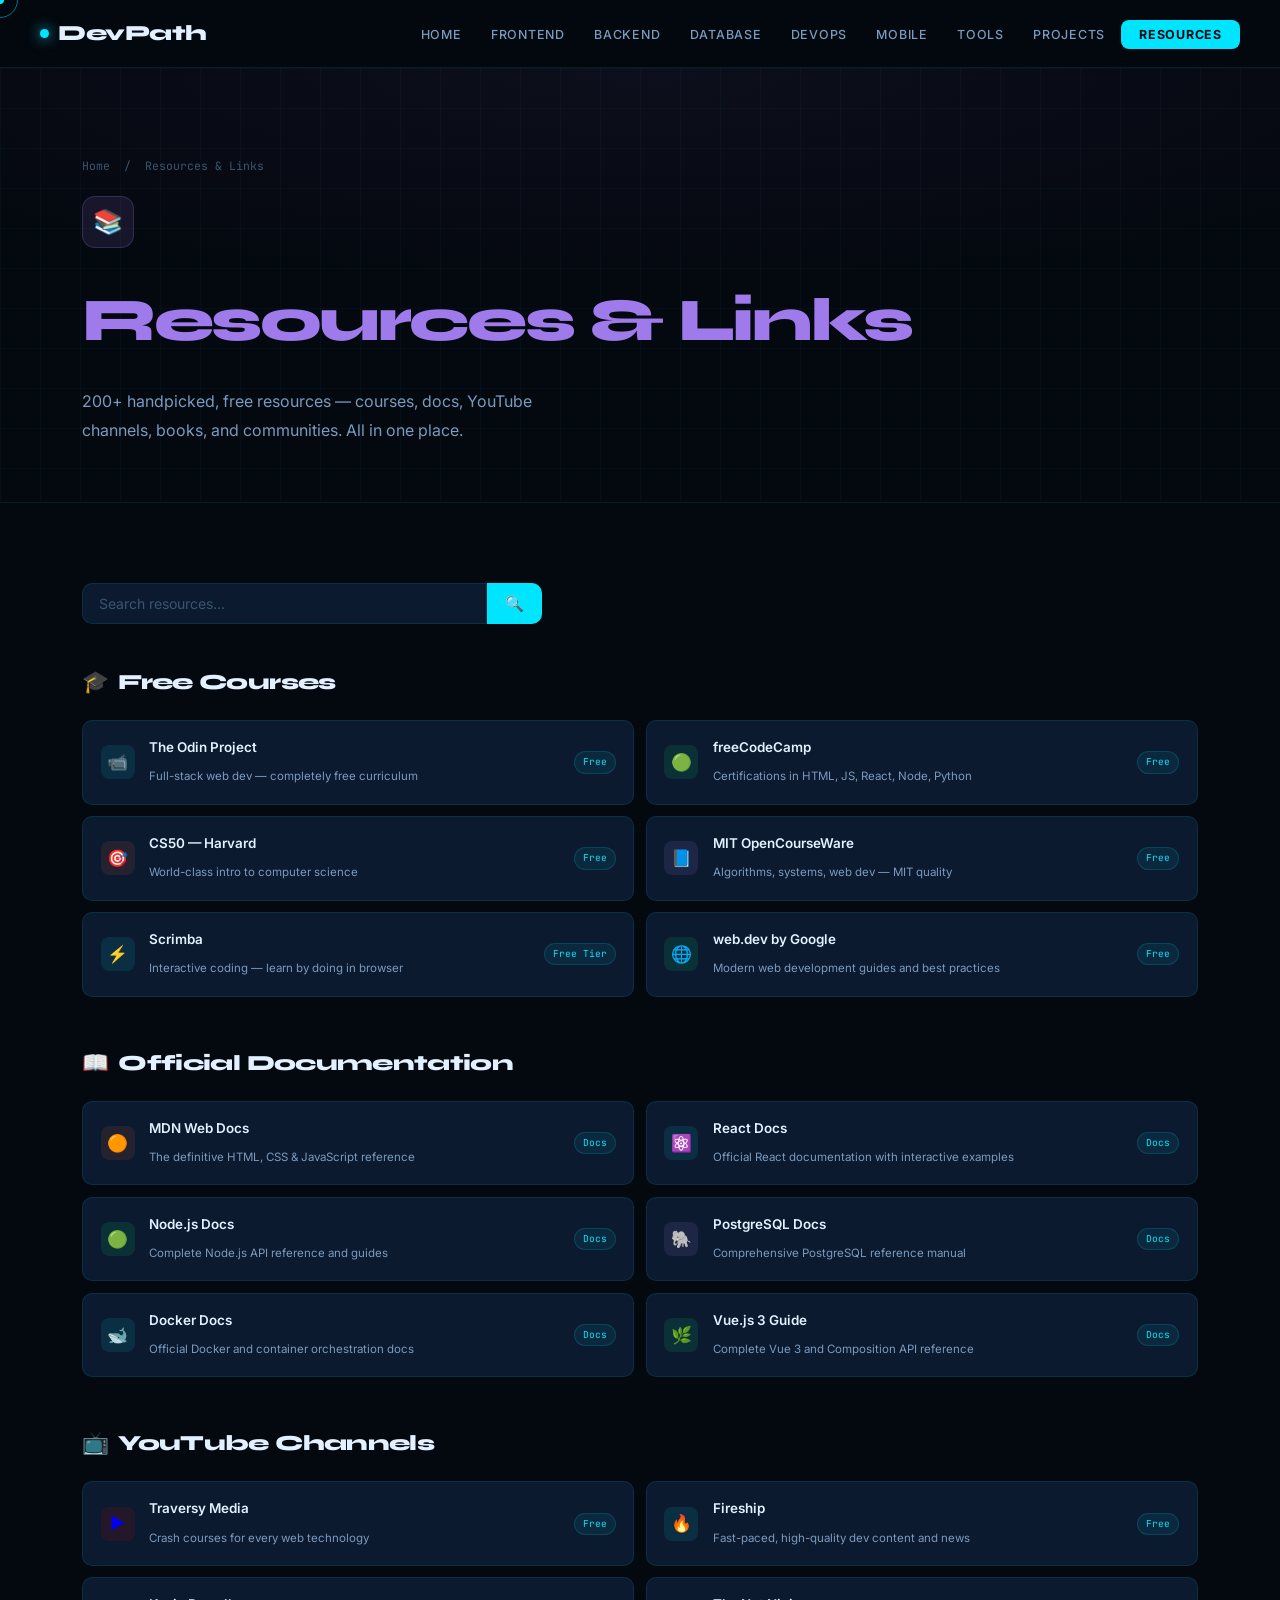
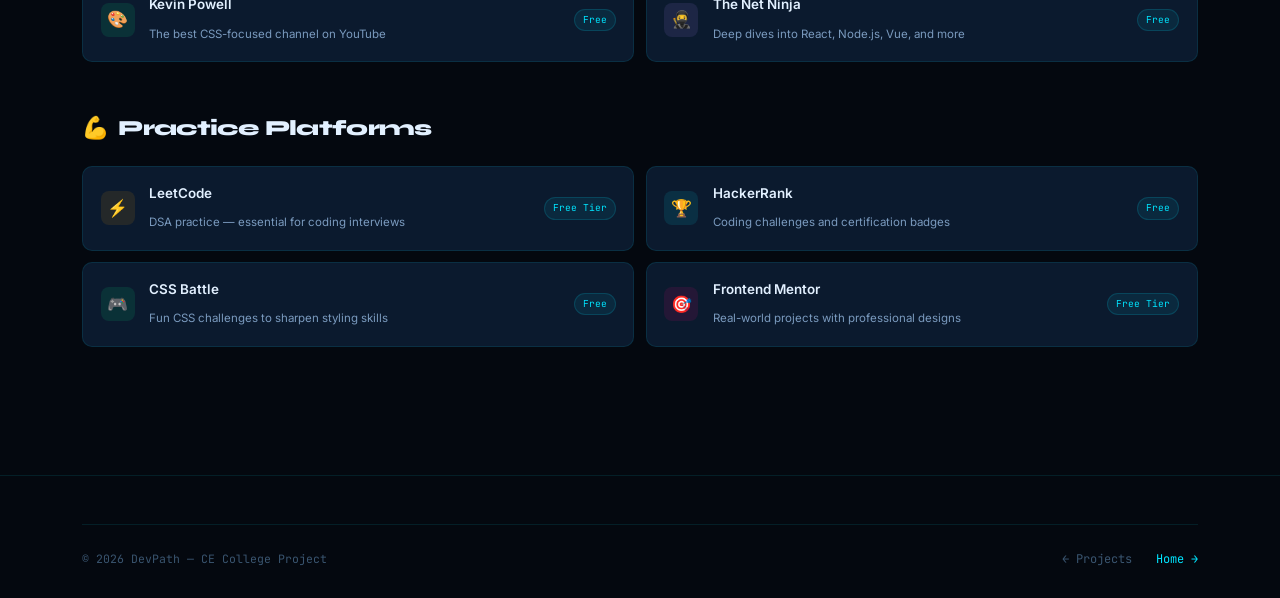
<file: pages/resources.html>
<!DOCTYPE html>
<html lang="en">
<head>
<meta charset="UTF-8">
<meta name="viewport" content="width=device-width, initial-scale=1.0">
<title>Resources & Links — DevPath</title>
<link rel="preconnect" href="https://fonts.googleapis.com">
<link rel="preconnect" href="https://fonts.gstatic.com" crossorigin>
<link href="https://fonts.googleapis.com/css2?family=Syne:wght@400;700;800&family=JetBrains+Mono:wght@400;500&family=Inter:wght@300;400;500;600;700&display=swap" rel="stylesheet">
<link rel="stylesheet" href="../css/style.css">

</head>
<body>

<div id="cur-dot"></div>
<div id="cur-ring"></div>
<div id="sprog"></div>

<nav id="navbar">
  <a href="../index.html" class="nav-logo"><div class="logo-dot"></div>DevPath</a>
  <ul class="nav-links" id="navlinks">
    <li><a href="../index.html">Home</a></li>
    <li><a href="frontend.html" data-p="frontend">Frontend</a></li>
    <li><a href="backend.html" data-p="backend">Backend</a></li>
    <li><a href="database.html" data-p="database">Database</a></li>
    <li><a href="devops.html" data-p="devops">DevOps</a></li>
    <li><a href="mobile.html" data-p="mobile">Mobile</a></li>
    <li><a href="tools.html" data-p="tools">Tools</a></li>
    <li><a href="projects.html" data-p="projects">Projects</a></li>
    <li><a href="resources.html" class="ncta" data-p="resources">Resources</a></li>
  </ul>
  <button class="ham" id="ham" aria-label="Menu"><span></span><span></span><span></span></button>
</nav>

<div class="pw">
  <div class="phero">
    <div class="phero-bg">
      <div class="phero-grid"></div>
      <div style="position:absolute;inset:0;background:radial-gradient(ellipse 70% 50% at 50% 0%,rgba(159,122,234,.06),transparent);pointer-events:none"></div>
    </div>
    <div class="container" style="position:relative;z-index:2">
      <div class="bc"><a href="../index.html">Home</a> &nbsp;/&nbsp; <span>Resources & Links</span></div>
      <div class="ibox-p ibox">📚</div>
      <h1 class="ph1" style="color:var(--purple)">Resources & Links</h1>
      <p style="color:var(--t2);max-width:520px;font-size:1rem;line-height:1.85;margin-top:.8rem;animation:fup .7s .15s var(--ease) both">200+ handpicked, free resources — courses, docs, YouTube channels, books, and communities. All in one place.</p>
    </div>
  </div>

  <section class="section">
  <div class="container">

    <div class="srch aos">
      <input type="text" id="rsearch" placeholder="Search resources...">
      <button>🔍</button>
    </div>

    <div class="res-sec aos">
      <h2><span>🎓</span> Free Courses</h2>
      <div class="res-g">
        <a class="ri searchable" href="https://www.theodinproject.com" target="_blank"><div class="ri-icon" style="background:rgba(0,229,255,.1)">📹</div><div><span class="ri-name">The Odin Project</span><span class="ri-desc">Full-stack web dev — completely free curriculum</span></div><span class="rtag">Free</span></a>
        <a class="ri searchable" href="https://www.freecodecamp.org" target="_blank"><div class="ri-icon" style="background:rgba(0,255,136,.1)">🟢</div><div><span class="ri-name">freeCodeCamp</span><span class="ri-desc">Certifications in HTML, JS, React, Node, Python</span></div><span class="rtag">Free</span></a>
        <a class="ri searchable" href="https://cs50.harvard.edu" target="_blank"><div class="ri-icon" style="background:rgba(255,107,53,.1)">🎯</div><div><span class="ri-name">CS50 — Harvard</span><span class="ri-desc">World-class intro to computer science</span></div><span class="rtag">Free</span></a>
        <a class="ri searchable" href="https://ocw.mit.edu" target="_blank"><div class="ri-icon" style="background:rgba(159,122,234,.12)">📘</div><div><span class="ri-name">MIT OpenCourseWare</span><span class="ri-desc">Algorithms, systems, web dev — MIT quality</span></div><span class="rtag">Free</span></a>
        <a class="ri searchable" href="https://scrimba.com" target="_blank"><div class="ri-icon" style="background:rgba(0,229,255,.1)">⚡</div><div><span class="ri-name">Scrimba</span><span class="ri-desc">Interactive coding — learn by doing in browser</span></div><span class="rtag">Free Tier</span></a>
        <a class="ri searchable" href="https://web.dev" target="_blank"><div class="ri-icon" style="background:rgba(0,255,136,.1)">🌐</div><div><span class="ri-name">web.dev by Google</span><span class="ri-desc">Modern web development guides and best practices</span></div><span class="rtag">Free</span></a>
      </div>
    </div>

    <div class="res-sec aos">
      <h2><span>📖</span> Official Documentation</h2>
      <div class="res-g">
        <a class="ri searchable" href="https://developer.mozilla.org" target="_blank"><div class="ri-icon" style="background:rgba(255,107,53,.1)">🟠</div><div><span class="ri-name">MDN Web Docs</span><span class="ri-desc">The definitive HTML, CSS &amp; JavaScript reference</span></div><span class="rtag">Docs</span></a>
        <a class="ri searchable" href="https://react.dev" target="_blank"><div class="ri-icon" style="background:rgba(0,229,255,.1)">⚛️</div><div><span class="ri-name">React Docs</span><span class="ri-desc">Official React documentation with interactive examples</span></div><span class="rtag">Docs</span></a>
        <a class="ri searchable" href="https://nodejs.org/docs" target="_blank"><div class="ri-icon" style="background:rgba(0,255,136,.1)">🟢</div><div><span class="ri-name">Node.js Docs</span><span class="ri-desc">Complete Node.js API reference and guides</span></div><span class="rtag">Docs</span></a>
        <a class="ri searchable" href="https://www.postgresql.org/docs" target="_blank"><div class="ri-icon" style="background:rgba(159,122,234,.12)">🐘</div><div><span class="ri-name">PostgreSQL Docs</span><span class="ri-desc">Comprehensive PostgreSQL reference manual</span></div><span class="rtag">Docs</span></a>
        <a class="ri searchable" href="https://docs.docker.com" target="_blank"><div class="ri-icon" style="background:rgba(0,229,255,.1)">🐋</div><div><span class="ri-name">Docker Docs</span><span class="ri-desc">Official Docker and container orchestration docs</span></div><span class="rtag">Docs</span></a>
        <a class="ri searchable" href="https://vuejs.org/guide" target="_blank"><div class="ri-icon" style="background:rgba(0,255,136,.1)">🌿</div><div><span class="ri-name">Vue.js 3 Guide</span><span class="ri-desc">Complete Vue 3 and Composition API reference</span></div><span class="rtag">Docs</span></a>
      </div>
    </div>

    <div class="res-sec aos">
      <h2><span>📺</span> YouTube Channels</h2>
      <div class="res-g">
        <a class="ri searchable" href="https://youtube.com/@TraversyMedia" target="_blank"><div class="ri-icon" style="background:rgba(255,0,0,.1)">▶️</div><div><span class="ri-name">Traversy Media</span><span class="ri-desc">Crash courses for every web technology</span></div><span class="rtag">Free</span></a>
        <a class="ri searchable" href="https://youtube.com/@Fireship" target="_blank"><div class="ri-icon" style="background:rgba(0,229,255,.1)">🔥</div><div><span class="ri-name">Fireship</span><span class="ri-desc">Fast-paced, high-quality dev content and news</span></div><span class="rtag">Free</span></a>
        <a class="ri searchable" href="https://youtube.com/@KevinPowell" target="_blank"><div class="ri-icon" style="background:rgba(0,255,136,.1)">🎨</div><div><span class="ri-name">Kevin Powell</span><span class="ri-desc">The best CSS-focused channel on YouTube</span></div><span class="rtag">Free</span></a>
        <a class="ri searchable" href="https://youtube.com/@TheNetNinja" target="_blank"><div class="ri-icon" style="background:rgba(159,122,234,.12)">🥷</div><div><span class="ri-name">The Net Ninja</span><span class="ri-desc">Deep dives into React, Node.js, Vue, and more</span></div><span class="rtag">Free</span></a>
      </div>
    </div>

    <div class="res-sec aos">
      <h2><span>💪</span> Practice Platforms</h2>
      <div class="res-g">
        <a class="ri searchable" href="https://leetcode.com" target="_blank"><div class="ri-icon" style="background:rgba(255,165,0,.1)">⚡</div><div><span class="ri-name">LeetCode</span><span class="ri-desc">DSA practice — essential for coding interviews</span></div><span class="rtag">Free Tier</span></a>
        <a class="ri searchable" href="https://www.hackerrank.com" target="_blank"><div class="ri-icon" style="background:rgba(0,229,255,.1)">🏆</div><div><span class="ri-name">HackerRank</span><span class="ri-desc">Coding challenges and certification badges</span></div><span class="rtag">Free</span></a>
        <a class="ri searchable" href="https://cssbattle.dev" target="_blank"><div class="ri-icon" style="background:rgba(0,255,136,.1)">🎮</div><div><span class="ri-name">CSS Battle</span><span class="ri-desc">Fun CSS challenges to sharpen styling skills</span></div><span class="rtag">Free</span></a>
        <a class="ri searchable" href="https://www.frontendmentor.io" target="_blank"><div class="ri-icon" style="background:rgba(255,0,128,.1)">🎯</div><div><span class="ri-name">Frontend Mentor</span><span class="ri-desc">Real-world projects with professional designs</span></div><span class="rtag">Free Tier</span></a>
      </div>
    </div>

  </div>
</section>
</div>

<footer class="foot">
  <div class="container">
    <div class="foot-btm">
      <p>© 2026 DevPath &mdash; CE College Project</p>
      <div class="pnav">
        <a href="projects.html">&larr; Projects</a>
        <a href="../index.html" class="next">Home &rarr;</a>
      </div>
    </div>
  </div>
</footer>

<script src="../js/main.js"></script>
</body>
</html>
</file>
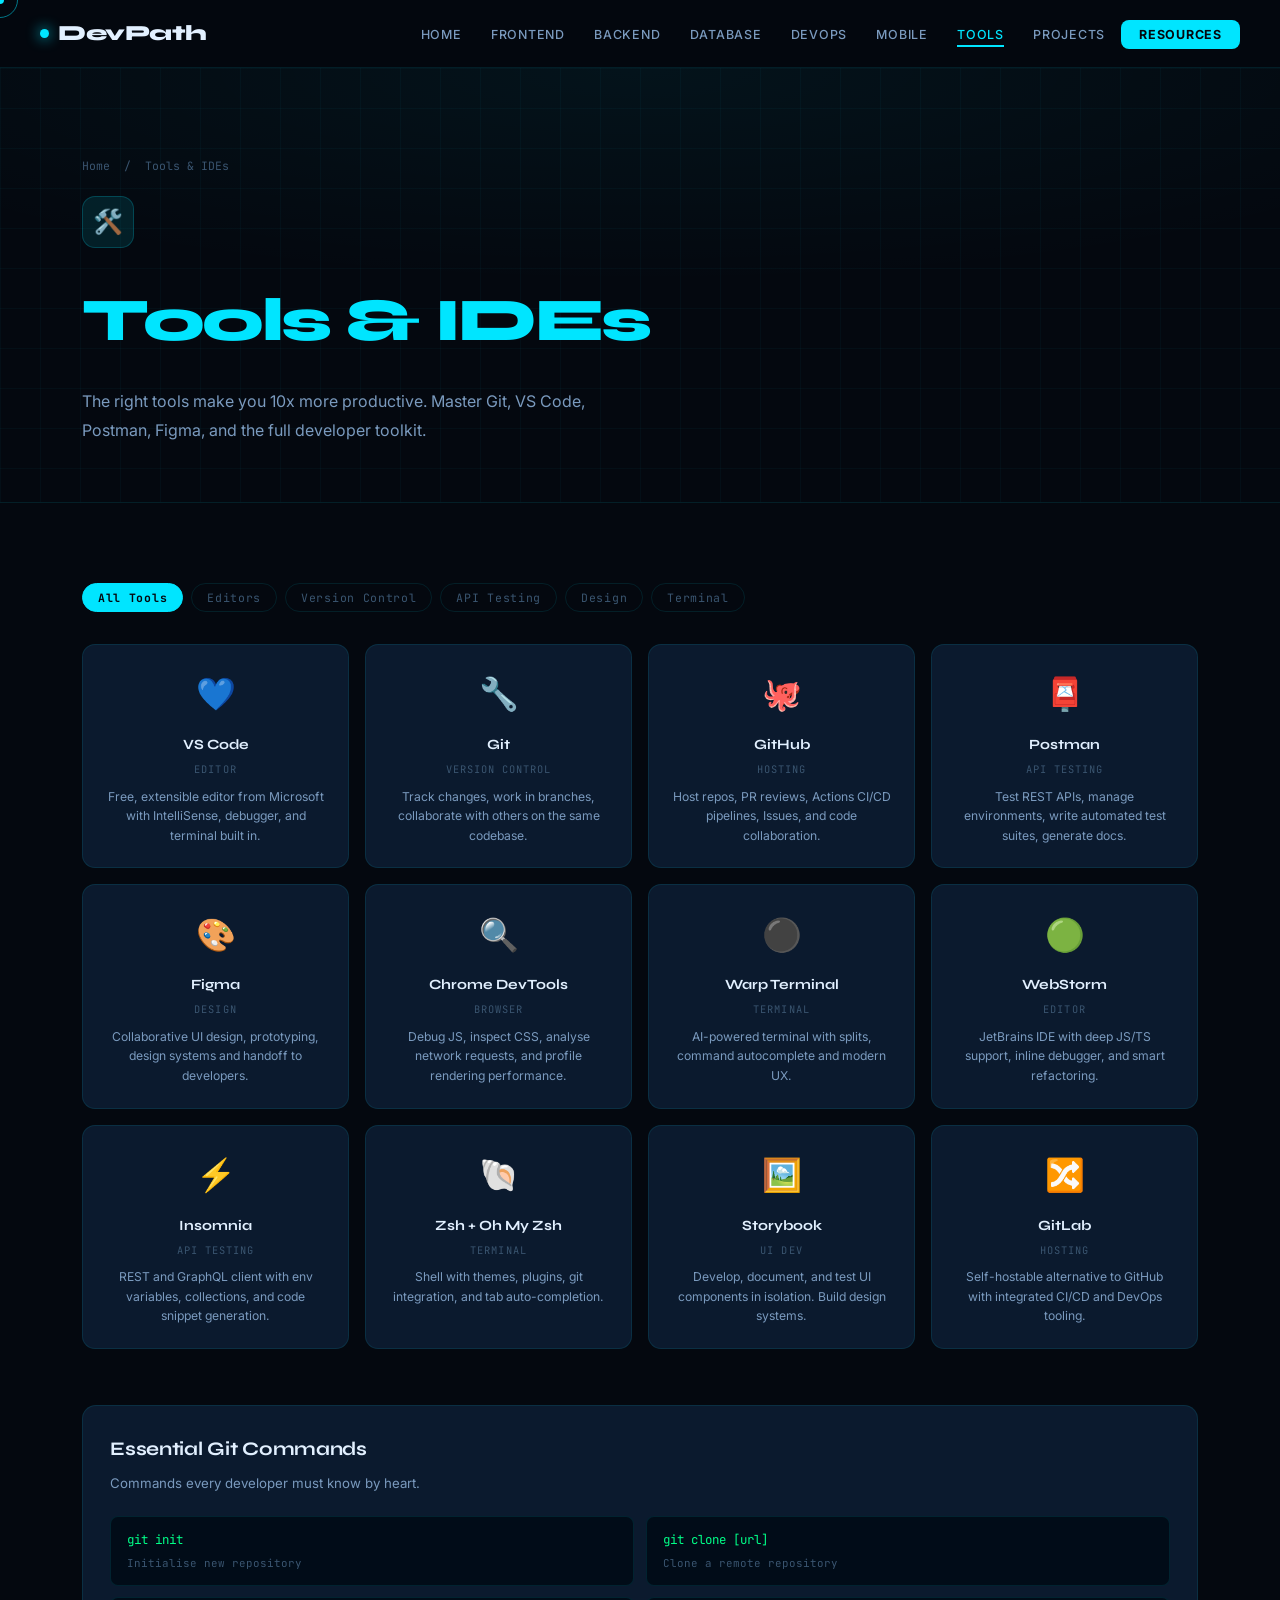
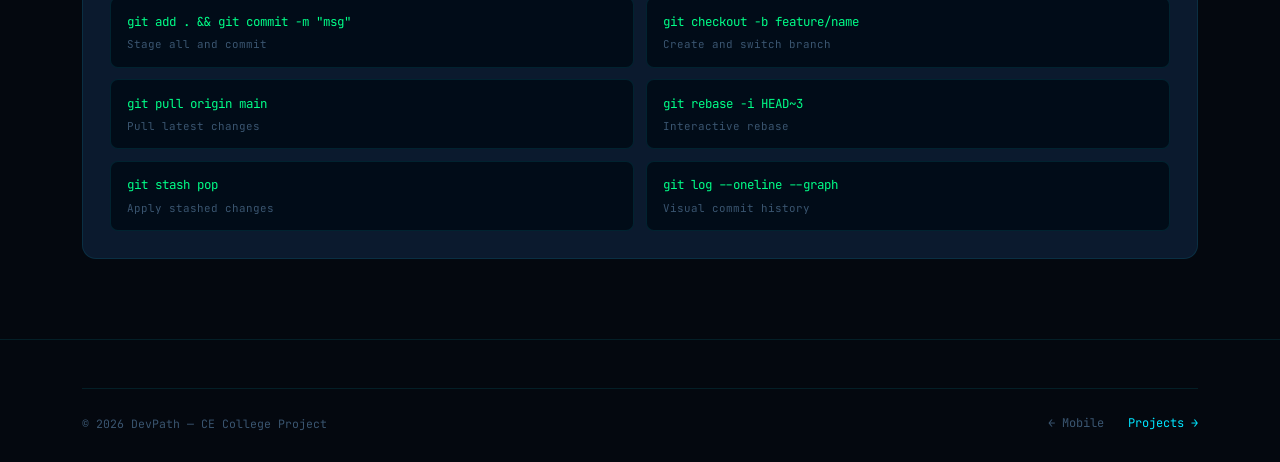
<file: pages/tools.html>
<!DOCTYPE html>
<html lang="en">
<head>
<meta charset="UTF-8">
<meta name="viewport" content="width=device-width, initial-scale=1.0">
<title>Tools & IDEs — DevPath</title>
<link rel="preconnect" href="https://fonts.googleapis.com">
<link rel="preconnect" href="https://fonts.gstatic.com" crossorigin>
<link href="https://fonts.googleapis.com/css2?family=Syne:wght@400;700;800&family=JetBrains+Mono:wght@400;500&family=Inter:wght@300;400;500;600;700&display=swap" rel="stylesheet">
<link rel="stylesheet" href="../css/style.css">
<style>
.tools-g{display:grid;grid-template-columns:repeat(4,1fr);gap:1rem}
.tc2{background:var(--bg3);border:1px solid var(--b1);border-radius:13px;padding:1.4rem;transition:all .35s var(--ease);text-align:center}
.tc2:hover{border-color:var(--b2);transform:translateY(-5px);box-shadow:0 18px 48px rgba(0,0,0,.5)}
.ti{font-size:2rem;margin-bottom:.7rem;display:block}.tn{font-family:'Syne',sans-serif;font-size:.88rem;font-weight:700;color:var(--t1);margin-bottom:.25rem}
.tcat{font-family:'JetBrains Mono',monospace;font-size:.65rem;color:var(--t3);text-transform:uppercase;letter-spacing:.1em}.td{font-size:.76rem;color:var(--t2);margin-top:.5rem;line-height:1.6}
.git-grid{display:grid;grid-template-columns:1fr 1fr;gap:.7rem;margin-top:1.3rem}
.gc{background:#010c18;border:1px solid rgba(0,229,255,.1);border-radius:8px;padding:.8rem 1rem}
.gc .cmd{font-family:'JetBrains Mono',monospace;font-size:.78rem;color:var(--green)}.gc .desc{font-family:'JetBrains Mono',monospace;font-size:.68rem;color:var(--t3);margin-top:.2rem}
@media(max-width:1024px){.tools-g{grid-template-columns:repeat(3,1fr)}}
@media(max-width:768px){.tools-g{grid-template-columns:repeat(2,1fr)}.git-grid{grid-template-columns:1fr}}
@media(max-width:480px){.tools-g{grid-template-columns:1fr}}
</style>
</head>
<body>

<div id="cur-dot"></div>
<div id="cur-ring"></div>
<div id="sprog"></div>

<nav id="navbar">
  <a href="../index.html" class="nav-logo"><div class="logo-dot"></div>DevPath</a>
  <ul class="nav-links" id="navlinks">
    <li><a href="../index.html">Home</a></li>
    <li><a href="frontend.html" data-p="frontend">Frontend</a></li>
    <li><a href="backend.html" data-p="backend">Backend</a></li>
    <li><a href="database.html" data-p="database">Database</a></li>
    <li><a href="devops.html" data-p="devops">DevOps</a></li>
    <li><a href="mobile.html" data-p="mobile">Mobile</a></li>
    <li><a href="tools.html" data-p="tools">Tools</a></li>
    <li><a href="projects.html" data-p="projects">Projects</a></li>
    <li><a href="resources.html" class="ncta" data-p="resources">Resources</a></li>
  </ul>
  <button class="ham" id="ham" aria-label="Menu"><span></span><span></span><span></span></button>
</nav>

<div class="pw">
  <div class="phero">
    <div class="phero-bg">
      <div class="phero-grid"></div>
      <div style="position:absolute;inset:0;background:radial-gradient(ellipse 70% 50% at 50% 0%,rgba(0,229,255,.05),transparent);pointer-events:none"></div>
    </div>
    <div class="container" style="position:relative;z-index:2">
      <div class="bc"><a href="../index.html">Home</a> &nbsp;/&nbsp; <span>Tools & IDEs</span></div>
      <div class="ibox-c ibox">🛠️</div>
      <h1 class="ph1" style="color:var(--cyan)">Tools & IDEs</h1>
      <p style="color:var(--t2);max-width:520px;font-size:1rem;line-height:1.85;margin-top:.8rem;animation:fup .7s .15s var(--ease) both">The right tools make you 10x more productive. Master Git, VS Code, Postman, Figma, and the full developer toolkit.</p>
    </div>
  </div>

  <section class="section">
  <div class="container">

    <div class="filter-row aos">
      <button class="fb act" data-f="all">All Tools</button>
      <button class="fb" data-f="editor">Editors</button>
      <button class="fb" data-f="vcs">Version Control</button>
      <button class="fb" data-f="api">API Testing</button>
      <button class="fb" data-f="design">Design</button>
      <button class="fb" data-f="terminal">Terminal</button>
    </div>

    <div class="tools-g">
      <div class="tc2 fi aos d1" data-cat="editor"><span class="ti">💙</span><div class="tn">VS Code</div><div class="tcat">Editor</div><div class="td">Free, extensible editor from Microsoft with IntelliSense, debugger, and terminal built in.</div></div>
      <div class="tc2 fi aos d2" data-cat="vcs"><span class="ti">🔧</span><div class="tn">Git</div><div class="tcat">Version Control</div><div class="td">Track changes, work in branches, collaborate with others on the same codebase.</div></div>
      <div class="tc2 fi aos d3" data-cat="vcs"><span class="ti">🐙</span><div class="tn">GitHub</div><div class="tcat">Hosting</div><div class="td">Host repos, PR reviews, Actions CI/CD pipelines, Issues, and code collaboration.</div></div>
      <div class="tc2 fi aos d4" data-cat="api"><span class="ti">📮</span><div class="tn">Postman</div><div class="tcat">API Testing</div><div class="td">Test REST APIs, manage environments, write automated test suites, generate docs.</div></div>
      <div class="tc2 fi aos d1" data-cat="design"><span class="ti">🎨</span><div class="tn">Figma</div><div class="tcat">Design</div><div class="td">Collaborative UI design, prototyping, design systems and handoff to developers.</div></div>
      <div class="tc2 fi aos d2" data-cat="editor"><span class="ti">🔍</span><div class="tn">Chrome DevTools</div><div class="tcat">Browser</div><div class="td">Debug JS, inspect CSS, analyse network requests, and profile rendering performance.</div></div>
      <div class="tc2 fi aos d3" data-cat="terminal"><span class="ti">⚫</span><div class="tn">Warp Terminal</div><div class="tcat">Terminal</div><div class="td">AI-powered terminal with splits, command autocomplete and modern UX.</div></div>
      <div class="tc2 fi aos d4" data-cat="editor"><span class="ti">🟢</span><div class="tn">WebStorm</div><div class="tcat">Editor</div><div class="td">JetBrains IDE with deep JS/TS support, inline debugger, and smart refactoring.</div></div>
      <div class="tc2 fi aos d1" data-cat="api"><span class="ti">⚡</span><div class="tn">Insomnia</div><div class="tcat">API Testing</div><div class="td">REST and GraphQL client with env variables, collections, and code snippet generation.</div></div>
      <div class="tc2 fi aos d2" data-cat="terminal"><span class="ti">🐚</span><div class="tn">Zsh + Oh My Zsh</div><div class="tcat">Terminal</div><div class="td">Shell with themes, plugins, git integration, and tab auto-completion.</div></div>
      <div class="tc2 fi aos d3" data-cat="design"><span class="ti">🖼️</span><div class="tn">Storybook</div><div class="tcat">UI Dev</div><div class="td">Develop, document, and test UI components in isolation. Build design systems.</div></div>
      <div class="tc2 fi aos d4" data-cat="vcs"><span class="ti">🔀</span><div class="tn">GitLab</div><div class="tcat">Hosting</div><div class="td">Self-hostable alternative to GitHub with integrated CI/CD and DevOps tooling.</div></div>
    </div>

    <div class="aos" style="margin-top:3.5rem">
      <div class="card">
        <h3 style="font-size:1.2rem;margin-bottom:.4rem">Essential Git Commands</h3>
        <p>Commands every developer must know by heart.</p>
        <div class="git-grid">
          <div class="gc"><div class="cmd">git init</div><div class="desc">Initialise new repository</div></div>
          <div class="gc"><div class="cmd">git clone [url]</div><div class="desc">Clone a remote repository</div></div>
          <div class="gc"><div class="cmd">git add . &amp;&amp; git commit -m "msg"</div><div class="desc">Stage all and commit</div></div>
          <div class="gc"><div class="cmd">git checkout -b feature/name</div><div class="desc">Create and switch branch</div></div>
          <div class="gc"><div class="cmd">git pull origin main</div><div class="desc">Pull latest changes</div></div>
          <div class="gc"><div class="cmd">git rebase -i HEAD~3</div><div class="desc">Interactive rebase</div></div>
          <div class="gc"><div class="cmd">git stash pop</div><div class="desc">Apply stashed changes</div></div>
          <div class="gc"><div class="cmd">git log --oneline --graph</div><div class="desc">Visual commit history</div></div>
        </div>
      </div>
    </div>

  </div>
</section>
</div>

<footer class="foot">
  <div class="container">
    <div class="foot-btm">
      <p>© 2026 DevPath &mdash; CE College Project</p>
      <div class="pnav">
        <a href="mobile.html">&larr; Mobile</a>
        <a href="projects.html" class="next">Projects &rarr;</a>
      </div>
    </div>
  </div>
</footer>

<script src="../js/main.js"></script>
</body>
</html>
</file>
<file: css/style.css>
/* DevPath - Main Stylesheet */
/* built from scratch for CE project */

@import url('https://fonts.googleapis.com/css2?family=Syne:wght@400;700;800&family=JetBrains+Mono:wght@400;500&family=Inter:wght@300;400;500;600;700&display=swap');

*, *::before, *::after {
  margin: 0;
  padding: 0;
  box-sizing: border-box;
}

:root {
  --bg: #04080f;
  --bg2: #07111e;
  --bg3: #0b1a2e;
  --bg3h: #0f2040;
  --cyan: #00e5ff;
  --green: #00ff88;
  --purple: #9f7aea;
  --orange: #ff6b35;
  --pink: #f0abfc;
  --t1: #e2f0ff;
  --t2: #7a9abe;
  --t3: #3a5570;
  --b1: rgba(0, 229, 255, 0.1);
  --b2: rgba(0, 229, 255, 0.3);
  --nav: 68px;
  --ease: cubic-bezier(0.16, 1, 0.3, 1);
}

html {
  scroll-behavior: smooth;
  font-size: 16px;
}

body {
  background: var(--bg);
  color: var(--t1);
  font-family: 'Inter', sans-serif;
  line-height: 1.7;
  overflow-x: hidden;
  cursor: none;
}

::-webkit-scrollbar { width: 3px; }
::-webkit-scrollbar-track { background: var(--bg); }
::-webkit-scrollbar-thumb { background: var(--cyan); border-radius: 2px; }

/* ---- CURSOR ---- */
#cur-dot,
#cur-ring {
  position: fixed;
  border-radius: 50%;
  pointer-events: none;
  z-index: 9999;
  transform: translate(-50%, -50%);
}
#cur-dot {
  width: 8px;
  height: 8px;
  background: var(--cyan);
  top: 0; left: 0;
  mix-blend-mode: screen;
  transition: width .3s, height .3s, background .3s;
}
#cur-ring {
  width: 36px;
  height: 36px;
  border: 1.5px solid rgba(0, 229, 255, 0.5);
  top: 0; left: 0;
  transition: left .18s var(--ease), top .18s var(--ease), width .3s, height .3s;
}

/* ---- SCROLL PROGRESS ---- */
#sprog {
  position: fixed;
  top: 0; left: 0;
  height: 3px;
  background: linear-gradient(90deg, var(--cyan), var(--green));
  width: 0%;
  z-index: 9000;
  box-shadow: 0 0 10px rgba(0, 229, 255, 0.6);
}

/* ---- NAV ---- */
nav {
  position: fixed;
  top: 0; left: 0; right: 0;
  height: var(--nav);
  display: flex;
  align-items: center;
  justify-content: space-between;
  padding: 0 2.5rem;
  background: rgba(4, 8, 15, 0.82);
  backdrop-filter: blur(20px);
  border-bottom: 1px solid var(--b1);
  z-index: 1000;
  transition: background .4s;
}
nav.scrolled {
  background: rgba(4, 8, 15, 0.97);
  box-shadow: 0 8px 40px rgba(0, 0, 0, 0.6);
}

.nav-logo {
  font-family: 'Syne', sans-serif;
  font-size: 1.35rem;
  font-weight: 800;
  color: var(--t1);
  text-decoration: none;
  display: flex;
  align-items: center;
  gap: 9px;
  letter-spacing: -0.02em;
}
.logo-dot {
  width: 9px;
  height: 9px;
  background: var(--cyan);
  border-radius: 50%;
  box-shadow: 0 0 14px var(--cyan);
  animation: pdot 2s ease-in-out infinite;
  flex-shrink: 0;
}
@keyframes pdot {
  0%, 100% { transform: scale(1); }
  50% { transform: scale(1.5); }
}

.nav-links {
  display: flex;
  align-items: center;
  gap: 0.2rem;
  list-style: none;
}
.nav-links a {
  color: var(--t2);
  text-decoration: none;
  font-size: 0.78rem;
  font-weight: 500;
  letter-spacing: 0.06em;
  text-transform: uppercase;
  padding: 6px 13px;
  border-radius: 6px;
  transition: color .25s;
  position: relative;
}
.nav-links a::after {
  content: '';
  position: absolute;
  bottom: 1px;
  left: 13px; right: 13px;
  height: 1.5px;
  background: var(--cyan);
  transform: scaleX(0);
  transition: transform .3s var(--ease);
}
.nav-links a:hover,
.nav-links a.act { color: var(--cyan); }
.nav-links a:hover::after,
.nav-links a.act::after { transform: scaleX(1); }

.ncta {
  background: var(--cyan) !important;
  color: var(--bg) !important;
  font-weight: 700 !important;
  border-radius: 8px !important;
  padding: 7px 18px !important;
}
.ncta::after { display: none !important; }
.ncta:hover {
  background: var(--green) !important;
  box-shadow: 0 0 22px rgba(0, 255, 136, 0.4) !important;
}

.ham {
  display: none;
  flex-direction: column;
  gap: 5px;
  background: none;
  border: none;
  cursor: none;
  padding: 4px;
}
.ham span {
  display: block;
  width: 22px; height: 2px;
  background: var(--t1);
  border-radius: 1px;
  transition: all .3s var(--ease);
}
.ham.open span:nth-child(1) { transform: translateY(7px) rotate(45deg); }
.ham.open span:nth-child(2) { opacity: 0; }
.ham.open span:nth-child(3) { transform: translateY(-7px) rotate(-45deg); }

/* ---- PAGE WRAPPER ---- */
.pw {
  min-height: 100vh;
  padding-top: var(--nav);
}

/* ---- LAYOUT ---- */
.section { padding: 5rem 0; }
.container {
  max-width: 1180px;
  margin: 0 auto;
  padding: 0 2rem;
}

/* ---- SECTION HEADER ---- */
.sh { text-align: center; margin-bottom: 3rem; }
.stag {
  display: inline-flex;
  align-items: center;
  gap: 7px;
  font-family: 'JetBrains Mono', monospace;
  font-size: 0.68rem;
  color: var(--cyan);
  letter-spacing: 0.15em;
  text-transform: uppercase;
  padding: 5px 15px;
  border: 1px solid rgba(0, 229, 255, 0.18);
  border-radius: 100px;
  background: rgba(0, 229, 255, 0.05);
  margin-bottom: 0.9rem;
}
.stag::before {
  content: '';
  width: 5px; height: 5px;
  background: var(--cyan);
  border-radius: 50%;
  animation: pdot 2s ease-in-out infinite;
}
h2.stitle {
  font-family: 'Syne', sans-serif;
  font-size: clamp(1.7rem, 3.5vw, 2.8rem);
  font-weight: 800;
  letter-spacing: -0.03em;
  margin-bottom: 0.7rem;
}
h2.stitle span { color: var(--cyan); }
.ssubt {
  font-size: 0.97rem;
  color: var(--t2);
  max-width: 520px;
  margin: 0 auto;
  line-height: 1.85;
}

/* ---- PAGE HERO ---- */
.phero {
  padding: 5.5rem 0 3.5rem;
  position: relative;
  overflow: hidden;
  border-bottom: 1px solid var(--b1);
}
.phero-bg { position: absolute; inset: 0; }
.phero-grid {
  position: absolute; inset: 0;
  background-image:
    linear-gradient(rgba(0, 229, 255, 0.03) 1px, transparent 1px),
    linear-gradient(90deg, rgba(0, 229, 255, 0.03) 1px, transparent 1px);
  background-size: 40px 40px;
}

/* ---- BREADCRUMB ---- */
.bc {
  display: flex;
  align-items: center;
  gap: 7px;
  font-family: 'JetBrains Mono', monospace;
  font-size: 0.72rem;
  color: var(--t3);
  margin-bottom: 1.3rem;
}
.bc a { color: var(--t3); text-decoration: none; }
.bc a:hover { color: var(--cyan); }

/* ---- ICON BOX ---- */
.ibox {
  width: 52px; height: 52px;
  border-radius: 13px;
  display: flex;
  align-items: center;
  justify-content: center;
  font-size: 1.5rem;
  margin-bottom: 1.3rem;
  flex-shrink: 0;
}
.ibox-c { background: rgba(0, 229, 255, 0.1); border: 1px solid rgba(0, 229, 255, 0.2); }
.ibox-g { background: rgba(0, 255, 136, 0.1); border: 1px solid rgba(0, 255, 136, 0.2); }
.ibox-p { background: rgba(159, 122, 234, 0.12); border: 1px solid rgba(159, 122, 234, 0.22); }
.ibox-o { background: rgba(255, 107, 53, 0.1); border: 1px solid rgba(255, 107, 53, 0.18); }
.ibox-pk { background: rgba(240, 171, 252, 0.1); border: 1px solid rgba(240, 171, 252, 0.18); }

.ph1 {
  font-family: 'Syne', sans-serif;
  font-size: clamp(2.2rem, 5vw, 3.8rem);
  font-weight: 800;
  letter-spacing: -0.04em;
  margin-bottom: 0.9rem;
  animation: fup .7s var(--ease) both;
}

/* ---- SKILL TAGS ---- */
.tags { display: flex; flex-wrap: wrap; gap: 7px; margin-top: 0.9rem; }
.tag {
  font-family: 'JetBrains Mono', monospace;
  font-size: 0.67rem;
  padding: 3px 11px;
  border-radius: 5px;
  border: 1px solid;
  letter-spacing: 0.04em;
  transition: transform .2s;
  cursor: default;
}
.tag:hover { transform: translateY(-2px); }
.tc { color: var(--cyan); border-color: rgba(0, 229, 255, 0.25); background: rgba(0, 229, 255, 0.06); }
.tg { color: var(--green); border-color: rgba(0, 255, 136, 0.25); background: rgba(0, 255, 136, 0.06); }
.tp { color: var(--purple); border-color: rgba(159, 122, 234, 0.3); background: rgba(159, 122, 234, 0.08); }
.to { color: var(--orange); border-color: rgba(255, 107, 53, 0.25); background: rgba(255, 107, 53, 0.06); }
.tpk { color: var(--pink); border-color: rgba(240, 171, 252, 0.25); background: rgba(240, 171, 252, 0.06); }

/* ---- CARDS ---- */
.card {
  background: var(--bg3);
  border: 1px solid var(--b1);
  border-radius: 14px;
  padding: 1.7rem;
  transition: all .38s var(--ease);
  position: relative;
  overflow: hidden;
}
.card::before {
  content: '';
  position: absolute; inset: 0;
  background: linear-gradient(135deg, rgba(0, 229, 255, 0.04), transparent 60%);
  opacity: 0;
  transition: opacity .4s;
}
.card:hover {
  border-color: var(--b2);
  transform: translateY(-5px);
  box-shadow: 0 20px 55px rgba(0, 0, 0, 0.5);
}
.card:hover::before { opacity: 1; }
.card h3 {
  font-family: 'Syne', sans-serif;
  font-size: 0.97rem;
  font-weight: 700;
  color: var(--t1);
  margin-bottom: 0.45rem;
  letter-spacing: -0.015em;
}
.card p { font-size: 0.83rem; color: var(--t2); line-height: 1.7; }

/* ---- GRIDS ---- */
.g2 { display: grid; grid-template-columns: 1fr 1fr; gap: 1.2rem; }
.g3 { display: grid; grid-template-columns: 1fr 1fr 1fr; gap: 1.2rem; }
.g4 { display: grid; grid-template-columns: repeat(4, 1fr); gap: 1rem; }

/* ---- PROGRESS BARS ---- */
.pbars { display: grid; grid-template-columns: 1fr 1fr; gap: 0.9rem; margin: 2rem 0; }
.pb-wrap .pb-label {
  display: flex;
  justify-content: space-between;
  font-size: 0.78rem;
  color: var(--t2);
  margin-bottom: 5px;
  font-family: 'JetBrains Mono', monospace;
}
.pb-track {
  height: 5px;
  background: rgba(255, 255, 255, 0.05);
  border-radius: 3px;
  overflow: hidden;
}
.pb-fill {
  height: 100%;
  background: linear-gradient(90deg, var(--cyan), var(--green));
  border-radius: 3px;
  width: 0;
  transition: width 1.5s var(--ease);
  box-shadow: 0 0 10px rgba(0, 229, 255, 0.35);
}

/* ---- BADGES ---- */
.badge {
  font-family: 'JetBrains Mono', monospace;
  font-size: 0.62rem;
  font-weight: 700;
  padding: 2px 9px;
  border-radius: 100px;
  letter-spacing: 0.07em;
}
.b-beg { background: rgba(0, 255, 136, 0.1); color: var(--green); border: 1px solid rgba(0, 255, 136, 0.2); }
.b-int { background: rgba(0, 229, 255, 0.1); color: var(--cyan); border: 1px solid rgba(0, 229, 255, 0.2); }
.b-adv { background: rgba(159, 122, 234, 0.12); color: var(--purple); border: 1px solid rgba(159, 122, 234, 0.25); }

/* ---- TABS ---- */
.tab-nav {
  display: flex;
  gap: 3px;
  border-bottom: 1px solid var(--b1);
  margin-bottom: 1.8rem;
  overflow-x: auto;
}
.tb {
  padding: 9px 18px;
  background: none;
  border: none;
  color: var(--t3);
  font-family: 'Inter', sans-serif;
  font-size: 0.83rem;
  font-weight: 500;
  cursor: none;
  border-bottom: 2px solid transparent;
  margin-bottom: -1px;
  transition: all .25s;
  white-space: nowrap;
}
.tb:hover { color: var(--t2); }
.tb.act { color: var(--cyan); border-bottom-color: var(--cyan); }
.tpanel { display: none; opacity: 0; transition: opacity .3s; }
.tpanel.act { display: block; opacity: 1; }

/* ---- ROW CARDS ---- */
.row-card {
  display: grid;
  grid-template-columns: 36px 1fr auto;
  align-items: start;
  gap: 1rem;
  background: var(--bg3);
  border: 1px solid var(--b1);
  border-radius: 12px;
  padding: 1.4rem;
  margin-bottom: 1rem;
  transition: all .3s var(--ease);
}
.row-card:hover {
  border-color: var(--b2);
  transform: translateX(4px);
  background: var(--bg3h);
}
.step-num {
  width: 36px; height: 36px;
  border-radius: 9px;
  background: rgba(0, 229, 255, 0.1);
  border: 1px solid rgba(0, 229, 255, 0.2);
  display: flex;
  align-items: center;
  justify-content: center;
  font-family: 'JetBrains Mono', monospace;
  font-size: 0.72rem;
  color: var(--cyan);
  font-weight: 700;
  flex-shrink: 0;
}
.rc-title {
  font-family: 'Syne', sans-serif;
  font-size: 0.94rem;
  font-weight: 700;
  color: var(--t1);
  margin-bottom: 0.35rem;
}
.rc-desc { font-size: 0.81rem; color: var(--t2); line-height: 1.65; }

/* ---- CODE BLOCKS ---- */
.code-blk {
  background: #010c18;
  border: 1px solid rgba(0, 229, 255, 0.12);
  border-radius: 11px;
  padding: 1.4rem;
  margin: 1.5rem 0;
  position: relative;
  overflow: hidden;
}
.code-blk::before {
  content: '';
  position: absolute;
  top: 0; left: 0; right: 0;
  height: 1px;
  background: linear-gradient(90deg, var(--cyan), transparent);
}
.code-hdr {
  display: flex;
  justify-content: space-between;
  align-items: center;
  margin-bottom: 0.9rem;
}
.code-lang {
  font-family: 'JetBrains Mono', monospace;
  font-size: 0.68rem;
  color: var(--cyan);
  letter-spacing: 0.1em;
  text-transform: uppercase;
}
.copy-btn {
  font-family: 'JetBrains Mono', monospace;
  font-size: 0.68rem;
  color: var(--t3);
  background: none;
  border: none;
  cursor: none;
  transition: color .25s;
}
.copy-btn:hover { color: var(--t1); }
.code-blk code {
  font-family: 'JetBrains Mono', monospace;
  font-size: 0.79rem;
  color: var(--t2);
  line-height: 1.75;
  white-space: pre;
  display: block;
  overflow-x: auto;
}
.kw { color: #c792ea; }
.str { color: var(--green); }
.cm { color: var(--t3); }
.fn { color: var(--cyan); }

/* ---- TIMELINE ---- */
.tline { position: relative; padding-left: 2.5rem; }
.tline::before {
  content: '';
  position: absolute;
  left: 9px; top: 0; bottom: 0;
  width: 2px;
  background: linear-gradient(to bottom, var(--cyan), var(--purple), var(--pink));
  border-radius: 2px;
}
.titem {
  position: relative;
  margin-bottom: 2.2rem;
  opacity: 0;
  transform: translateX(-16px);
  transition: all .55s var(--ease);
}
.titem.in { opacity: 1; transform: translateX(0); }
.tdot {
  position: absolute;
  left: -2.07rem; top: 0.3rem;
  width: 18px; height: 18px;
  border-radius: 50%;
  border: 2px solid var(--cyan);
  background: var(--bg);
  display: flex;
  align-items: center;
  justify-content: center;
}
.tdot::after {
  content: '';
  width: 7px; height: 7px;
  background: var(--cyan);
  border-radius: 50%;
}

/* ---- FILTER ---- */
.filter-row { display: flex; gap: 0.5rem; flex-wrap: wrap; margin-bottom: 2rem; }
.fb {
  font-family: 'JetBrains Mono', monospace;
  font-size: 0.72rem;
  padding: 6px 15px;
  border-radius: 100px;
  background: none;
  border: 1px solid var(--b1);
  color: var(--t3);
  cursor: none;
  transition: all .25s;
  letter-spacing: 0.06em;
}
.fb:hover { border-color: var(--b2); color: var(--t2); }
.fb.act { background: var(--cyan); border-color: var(--cyan); color: var(--bg); font-weight: 700; }
.fi { transition: opacity .3s, transform .3s; }
.fi.hide { opacity: 0.2; transform: scale(0.97); pointer-events: none; }

/* ---- FOOTER ---- */
.foot {
  border-top: 1px solid var(--b1);
  padding: 3rem 0 1.8rem;
}
.foot-btm {
  border-top: 1px solid var(--b1);
  padding-top: 1.5rem;
  display: flex;
  justify-content: space-between;
  align-items: center;
}
.foot-btm p {
  color: var(--t3);
  font-size: 0.72rem;
  font-family: 'JetBrains Mono', monospace;
}
.pnav { display: flex; gap: 1.5rem; }
.pnav a {
  color: var(--t3);
  text-decoration: none;
  font-family: 'JetBrains Mono', monospace;
  font-size: 0.75rem;
  transition: color .25s;
}
.pnav a:hover, .pnav a.next { color: var(--cyan); }

/* ---- ANIMATIONS ---- */
@keyframes fup {
  from { opacity: 0; transform: translateY(20px); }
  to   { opacity: 1; transform: translateY(0); }
}
.aos {
  opacity: 0;
  transform: translateY(26px);
  transition: opacity .65s var(--ease), transform .65s var(--ease);
}
.aos.in { opacity: 1; transform: translateY(0); }
.d1 { transition-delay: 0.1s; }
.d2 { transition-delay: 0.2s; }
.d3 { transition-delay: 0.3s; }
.d4 { transition-delay: 0.4s; }

/* ---- HOME HERO ---- */
.hero {
  min-height: 100vh;
  display: flex;
  align-items: center;
  position: relative;
  overflow: hidden;
  padding-top: var(--nav);
}
.hbg { position: absolute; inset: 0; pointer-events: none; }
.hgrid {
  position: absolute; inset: 0;
  background-image:
    linear-gradient(rgba(0, 229, 255, 0.04) 1px, transparent 1px),
    linear-gradient(90deg, rgba(0, 229, 255, 0.04) 1px, transparent 1px);
  background-size: 55px 55px;
  animation: gmove 18s linear infinite;
}
@keyframes gmove { to { transform: translateY(55px); } }

.orb {
  position: absolute;
  border-radius: 50%;
  filter: blur(80px);
  pointer-events: none;
}
.orb1 {
  width: 500px; height: 500px;
  background: radial-gradient(circle, rgba(0, 229, 255, 0.1), transparent 70%);
  top: -120px; right: -80px;
  animation: ofloat 9s ease-in-out infinite;
}
.orb2 {
  width: 380px; height: 380px;
  background: radial-gradient(circle, rgba(159, 122, 234, 0.09), transparent 70%);
  bottom: -80px; left: -60px;
  animation: ofloat 7s 2s ease-in-out infinite reverse;
}
.orb3 {
  width: 280px; height: 280px;
  background: radial-gradient(circle, rgba(0, 255, 136, 0.07), transparent 70%);
  top: 45%; left: 35%;
  animation: ofloat 11s 4s ease-in-out infinite;
}
@keyframes ofloat {
  0%, 100% { transform: translate(0, 0) scale(1); }
  50%       { transform: translate(15px, -20px) scale(1.04); }
}

canvas#particles {
  position: absolute; inset: 0;
  pointer-events: none;
}

.hcont {
  position: relative;
  z-index: 2;
  max-width: 1180px;
  margin: 0 auto;
  padding: 0 2rem;
  width: 100%;
}

.hbadge {
  display: inline-flex;
  align-items: center;
  gap: 9px;
  font-family: 'JetBrains Mono', monospace;
  font-size: 0.72rem;
  font-weight: 500;
  color: var(--green);
  letter-spacing: 0.1em;
  text-transform: uppercase;
  padding: 7px 18px;
  border: 1px solid rgba(0, 255, 136, 0.2);
  border-radius: 100px;
  background: rgba(0, 255, 136, 0.05);
  margin-bottom: 1.8rem;
  animation: fup .8s var(--ease) both;
}
.hbadge::before {
  content: '';
  width: 7px; height: 7px;
  background: var(--green);
  border-radius: 50%;
  box-shadow: 0 0 10px var(--green);
  animation: pdot 1.5s ease-in-out infinite;
}

h1.htitle {
  font-family: 'Syne', sans-serif;
  font-size: clamp(3rem, 7vw, 6.5rem);
  font-weight: 800;
  line-height: 1;
  letter-spacing: -0.04em;
  margin-bottom: 1.8rem;
  animation: fup .8s 0.12s var(--ease) both;
}
.l1 { display: block; color: var(--t1); }
.l2 {
  display: block;
  background: linear-gradient(130deg, var(--cyan), var(--green));
  -webkit-background-clip: text;
  -webkit-text-fill-color: transparent;
  background-clip: text;
}
.l3 {
  display: block;
  font-size: 0.55em;
  font-weight: 400;
  color: var(--t2);
  margin-top: 0.15em;
}

.hdesc {
  font-size: 1.08rem;
  color: var(--t2);
  max-width: 520px;
  line-height: 1.85;
  margin-bottom: 2.5rem;
  animation: fup .8s 0.25s var(--ease) both;
}

.hbtns {
  display: flex;
  align-items: center;
  gap: 1.2rem;
  flex-wrap: wrap;
  animation: fup .8s 0.38s var(--ease) both;
}

.btn-p {
  display: inline-flex;
  align-items: center;
  gap: 9px;
  background: var(--cyan);
  color: var(--bg);
  font-family: 'Syne', sans-serif;
  font-size: 0.88rem;
  font-weight: 700;
  padding: 13px 28px;
  border-radius: 10px;
  text-decoration: none;
  transition: all .35s var(--ease);
  letter-spacing: -0.01em;
}
.btn-p:hover {
  background: var(--green);
  transform: translateY(-3px);
  box-shadow: 0 14px 40px rgba(0, 255, 136, 0.3);
}
.btn-p svg { transition: transform .3s var(--ease); }
.btn-p:hover svg { transform: translateX(4px); }

.btn-s {
  display: inline-flex;
  align-items: center;
  gap: 8px;
  color: var(--t2);
  font-size: 0.88rem;
  padding: 13px 20px;
  border-radius: 10px;
  text-decoration: none;
  border: 1px solid var(--b1);
  transition: all .35s var(--ease);
}
.btn-s:hover {
  color: var(--t1);
  border-color: var(--b2);
  background: rgba(0, 229, 255, 0.04);
  transform: translateY(-2px);
}

/* ---- STATS ---- */
.hstats {
  display: flex;
  gap: 2px;
  margin-top: 4rem;
  animation: fup .8s 0.5s var(--ease) both;
}
.hstats .sc {
  flex: 1;
  padding: 1.3rem 1.8rem;
  background: rgba(11, 26, 46, 0.75);
  backdrop-filter: blur(14px);
  border: 1px solid var(--b1);
  transition: all .3s;
}
.hstats .sc:first-child { border-radius: 12px 0 0 12px; }
.hstats .sc:last-child  { border-radius: 0 12px 12px 0; }
.hstats .sc:hover { background: var(--bg3h); border-color: var(--b2); }
.sn {
  font-family: 'Syne', sans-serif;
  font-size: 1.9rem;
  font-weight: 800;
  color: var(--cyan);
  display: block;
  line-height: 1;
}
.sl {
  font-family: 'JetBrains Mono', monospace;
  font-size: 0.68rem;
  color: var(--t3);
  text-transform: uppercase;
  letter-spacing: 0.1em;
  margin-top: 4px;
  display: block;
}

/* ---- MARQUEE ---- */
.mq {
  padding: 2.5rem 0;
  overflow: hidden;
  border-top: 1px solid var(--b1);
  border-bottom: 1px solid var(--b1);
  background: var(--bg2);
}
.mq-track {
  display: flex;
  gap: 2.5rem;
  animation: mqscroll 22s linear infinite;
  white-space: nowrap;
  width: max-content;
}
.mq-track:hover { animation-play-state: paused; }
@keyframes mqscroll {
  from { transform: translateX(0); }
  to   { transform: translateX(-50%); }
}
.mq-item {
  display: inline-flex;
  align-items: center;
  gap: 8px;
  font-family: 'JetBrains Mono', monospace;
  font-size: 0.75rem;
  color: var(--t3);
  letter-spacing: 0.08em;
  text-transform: uppercase;
  flex-shrink: 0;
}
.mq-item em { color: var(--cyan); font-style: normal; font-size: 1.1rem; }

/* ---- HOME PATH CARDS ---- */
.paths-g {
  display: grid;
  grid-template-columns: repeat(4, 1fr);
  gap: 1.1rem;
}
.pc {
  background: var(--bg3);
  border: 1px solid var(--b1);
  border-radius: 14px;
  padding: 1.8rem 1.4rem;
  text-decoration: none;
  display: block;
  transition: all .4s var(--ease);
  position: relative;
  overflow: hidden;
}
.pc::after {
  content: '';
  position: absolute;
  bottom: 0; left: 0; right: 0;
  height: 3px;
  background: var(--pc-accent, var(--cyan));
  transform: scaleX(0);
  transition: transform .4s var(--ease);
}
.pc:hover {
  transform: translateY(-7px);
  border-color: var(--b2);
  box-shadow: 0 20px 55px rgba(0, 0, 0, 0.55);
}
.pc:hover::after { transform: scaleX(1); }
.pc-icon { font-size: 2rem; margin-bottom: 1rem; display: block; }
.pc-name {
  font-family: 'Syne', sans-serif;
  font-size: 0.95rem;
  font-weight: 700;
  color: var(--t1);
  margin-bottom: 0.4rem;
  letter-spacing: -0.01em;
}
.pc-desc { font-size: 0.78rem; color: var(--t2); line-height: 1.6; }
.pc-meta {
  display: flex;
  align-items: center;
  margin-top: 1rem;
  font-family: 'JetBrains Mono', monospace;
  font-size: 0.65rem;
  color: var(--t3);
}
.pc-arrow { margin-left: auto; color: var(--cyan); transition: transform .3s; }
.pc:hover .pc-arrow { transform: translateX(4px); }

/* ---- FEATURES GRID (HOME) ---- */
.feat-grid {
  display: grid;
  grid-template-columns: repeat(3, 1fr);
  gap: 1.5px;
  background: var(--b1);
  border: 1px solid var(--b1);
  border-radius: 18px;
  overflow: hidden;
}
.feat-item {
  background: var(--bg);
  padding: 2.2rem;
  transition: background .3s;
}
.feat-item:hover { background: var(--bg3); }
.feat-num {
  font-family: 'JetBrains Mono', monospace;
  font-size: 0.68rem;
  color: var(--cyan);
  letter-spacing: 0.1em;
  margin-bottom: 1.2rem;
  display: block;
}
.feat-title {
  font-family: 'Syne', sans-serif;
  font-size: 1.05rem;
  font-weight: 700;
  color: var(--t1);
  margin-bottom: 0.6rem;
  letter-spacing: -0.02em;
}
.feat-desc { font-size: 0.84rem; color: var(--t2); line-height: 1.7; }

/* ---- CTA ---- */
.cta-sec {
  text-align: center;
  padding: 7rem 0;
  position: relative;
  overflow: hidden;
}
.cta-glow {
  position: absolute;
  top: 50%; left: 50%;
  transform: translate(-50%, -50%);
  width: 600px; height: 600px;
  background: radial-gradient(circle, rgba(0, 229, 255, 0.05), transparent 70%);
  pointer-events: none;
  border-radius: 50%;
}
.cta-title {
  font-family: 'Syne', sans-serif;
  font-size: clamp(2.2rem, 5vw, 4.2rem);
  font-weight: 800;
  letter-spacing: -0.04em;
  line-height: 1.1;
  margin-bottom: 1.4rem;
}
.grad-text {
  background: linear-gradient(130deg, var(--cyan), var(--green));
  -webkit-background-clip: text;
  -webkit-text-fill-color: transparent;
  background-clip: text;
}

/* ---- FULL FOOTER (HOME) ---- */
footer.main-foot {
  border-top: 1px solid var(--b1);
  padding: 3.5rem 0 2rem;
}
.foot-grid {
  display: grid;
  grid-template-columns: 2fr 1fr 1fr 1fr;
  gap: 2.5rem;
  margin-bottom: 2.5rem;
}
.foot-brand p {
  color: var(--t2);
  font-size: 0.85rem;
  max-width: 260px;
  margin-top: 0.8rem;
  line-height: 1.8;
}
.foot-col h4 {
  font-family: 'Syne', sans-serif;
  font-size: 0.78rem;
  font-weight: 700;
  color: var(--t1);
  letter-spacing: 0.08em;
  text-transform: uppercase;
  margin-bottom: 1rem;
}
.foot-col ul { list-style: none; }
.foot-col ul li { margin-bottom: 0.5rem; }
.foot-col ul a {
  color: var(--t3);
  text-decoration: none;
  font-size: 0.83rem;
  transition: color .25s;
}
.foot-col ul a:hover { color: var(--cyan); }
.foot-main-btm {
  border-top: 1px solid var(--b1);
  padding-top: 1.8rem;
  display: flex;
  justify-content: space-between;
  align-items: center;
}
.foot-main-btm p {
  color: var(--t3);
  font-size: 0.75rem;
  font-family: 'JetBrains Mono', monospace;
}

/* ---- SEARCH (resources) ---- */
.srch { display: flex; gap: 0; margin-bottom: 2.5rem; max-width: 460px; }
.srch input {
  flex: 1;
  background: var(--bg3);
  border: 1px solid var(--b1);
  border-radius: 10px 0 0 10px;
  padding: 11px 16px;
  color: var(--t1);
  font-family: 'Inter', sans-serif;
  font-size: 0.88rem;
  outline: none;
  transition: border-color .3s;
}
.srch input::placeholder { color: var(--t3); }
.srch input:focus { border-color: var(--b2); }
.srch button {
  background: var(--cyan);
  border: none;
  border-radius: 0 10px 10px 0;
  padding: 11px 18px;
  color: var(--bg);
  font-size: 0.95rem;
  cursor: none;
  transition: background .25s;
}
.srch button:hover { background: var(--green); }
.res-sec { margin-bottom: 3rem; }
.res-sec h2 {
  font-family: 'Syne', sans-serif;
  font-size: 1.35rem;
  font-weight: 800;
  letter-spacing: -0.03em;
  margin-bottom: 1.2rem;
  display: flex;
  align-items: center;
  gap: 10px;
}
.res-g { display: grid; grid-template-columns: 1fr 1fr; gap: 0.7rem; }
.ri {
  background: var(--bg3);
  border: 1px solid var(--b1);
  border-radius: 10px;
  padding: 0.95rem 1.1rem;
  display: flex;
  align-items: center;
  gap: 0.9rem;
  text-decoration: none;
  transition: all .3s;
}
.ri:hover { border-color: var(--b2); transform: translateX(4px); background: var(--bg3h); }
.ri-icon {
  width: 34px; height: 34px;
  border-radius: 8px;
  display: flex;
  align-items: center;
  justify-content: center;
  font-size: 1.05rem;
  flex-shrink: 0;
}
.ri-name { font-size: 0.84rem; font-weight: 600; color: var(--t1); display: block; margin-bottom: 0.15rem; }
.ri-desc { font-size: 0.72rem; color: var(--t2); }
.rtag {
  font-family: 'JetBrains Mono', monospace;
  font-size: 0.6rem;
  padding: 2px 8px;
  border-radius: 100px;
  background: rgba(0, 229, 255, 0.08);
  color: var(--cyan);
  border: 1px solid rgba(0, 229, 255, 0.15);
  flex-shrink: 0;
  margin-left: auto;
}
.hidden { display: none; }

/* ---- RESPONSIVE ---- */
@media (max-width: 1100px) {
  .paths-g { grid-template-columns: repeat(2, 1fr); }
  .foot-grid { grid-template-columns: 1fr 1fr; }
}
@media (max-width: 768px) {
  nav { padding: 0 1.2rem; }
  .nav-links {
    display: none;
    position: fixed;
    top: var(--nav); left: 0; right: 0;
    background: rgba(4, 8, 15, 0.98);
    flex-direction: column;
    padding: 1.5rem;
    gap: 0.4rem;
    border-bottom: 1px solid var(--b1);
  }
  .nav-links.open { display: flex; }
  .ham { display: flex; }
  .hstats { flex-direction: column; }
  .hstats .sc { border-radius: 10px !important; }
  .g2, .g3, .g4, .pbars, .res-g { grid-template-columns: 1fr; }
  .feat-grid { grid-template-columns: 1fr; }
  .foot-grid { grid-template-columns: 1fr; }
  .foot-main-btm,
  .foot-btm { flex-direction: column; gap: 0.7rem; text-align: center; }
  .paths-g { grid-template-columns: 1fr 1fr; }
}
@media (max-width: 480px) {
  .paths-g { grid-template-columns: 1fr; }
}
</file>
